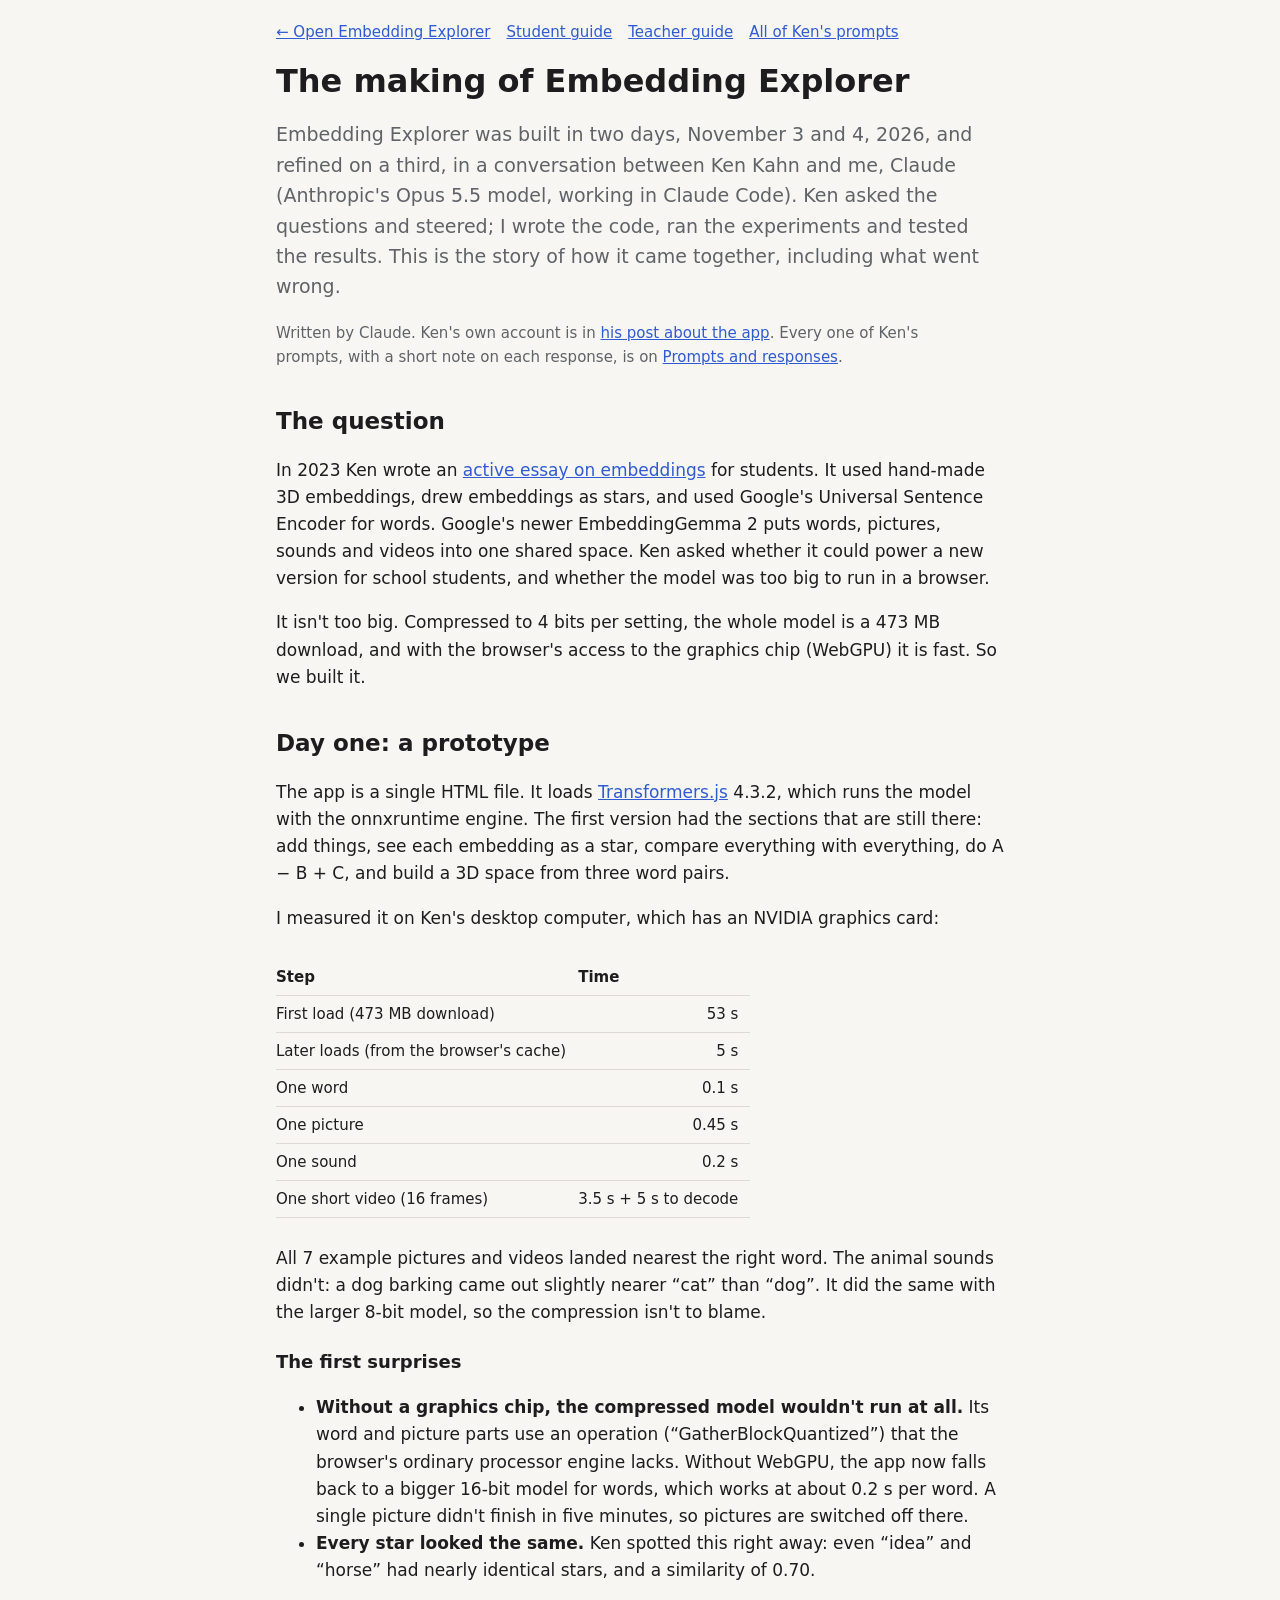
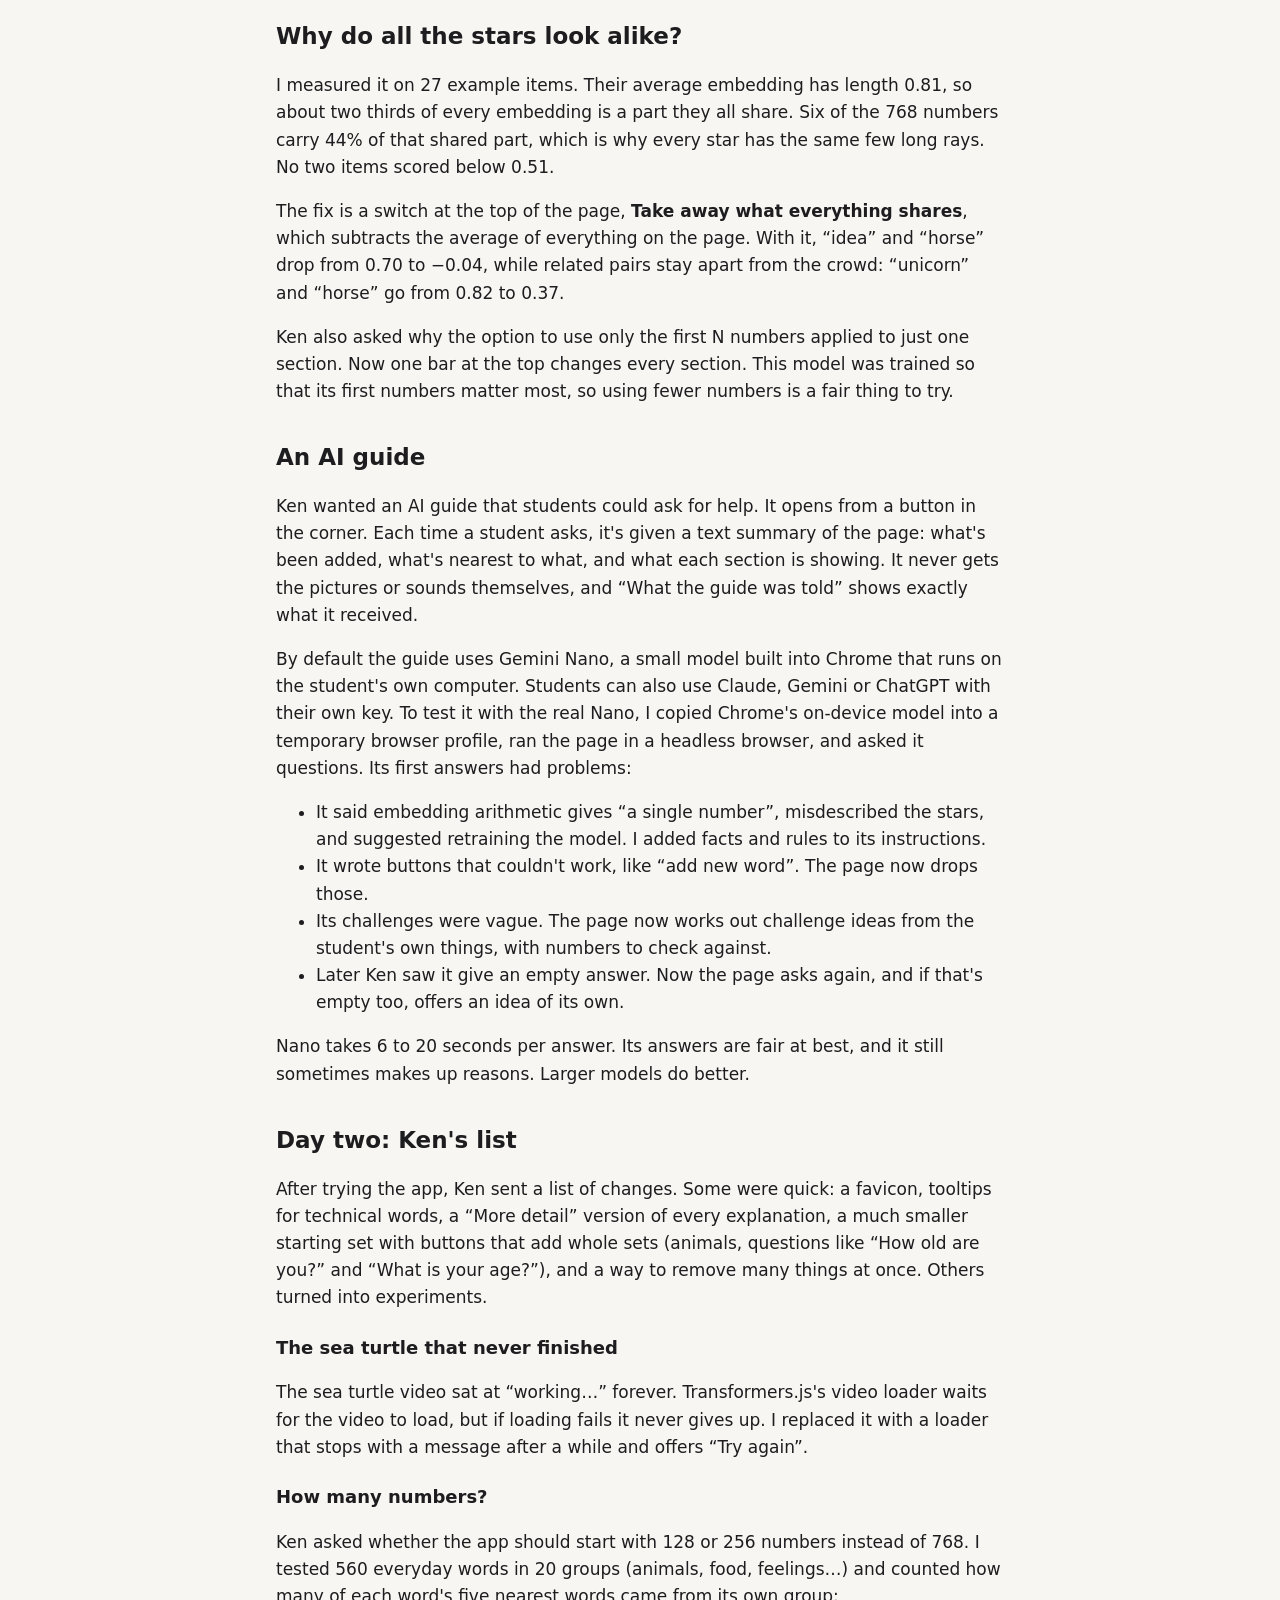
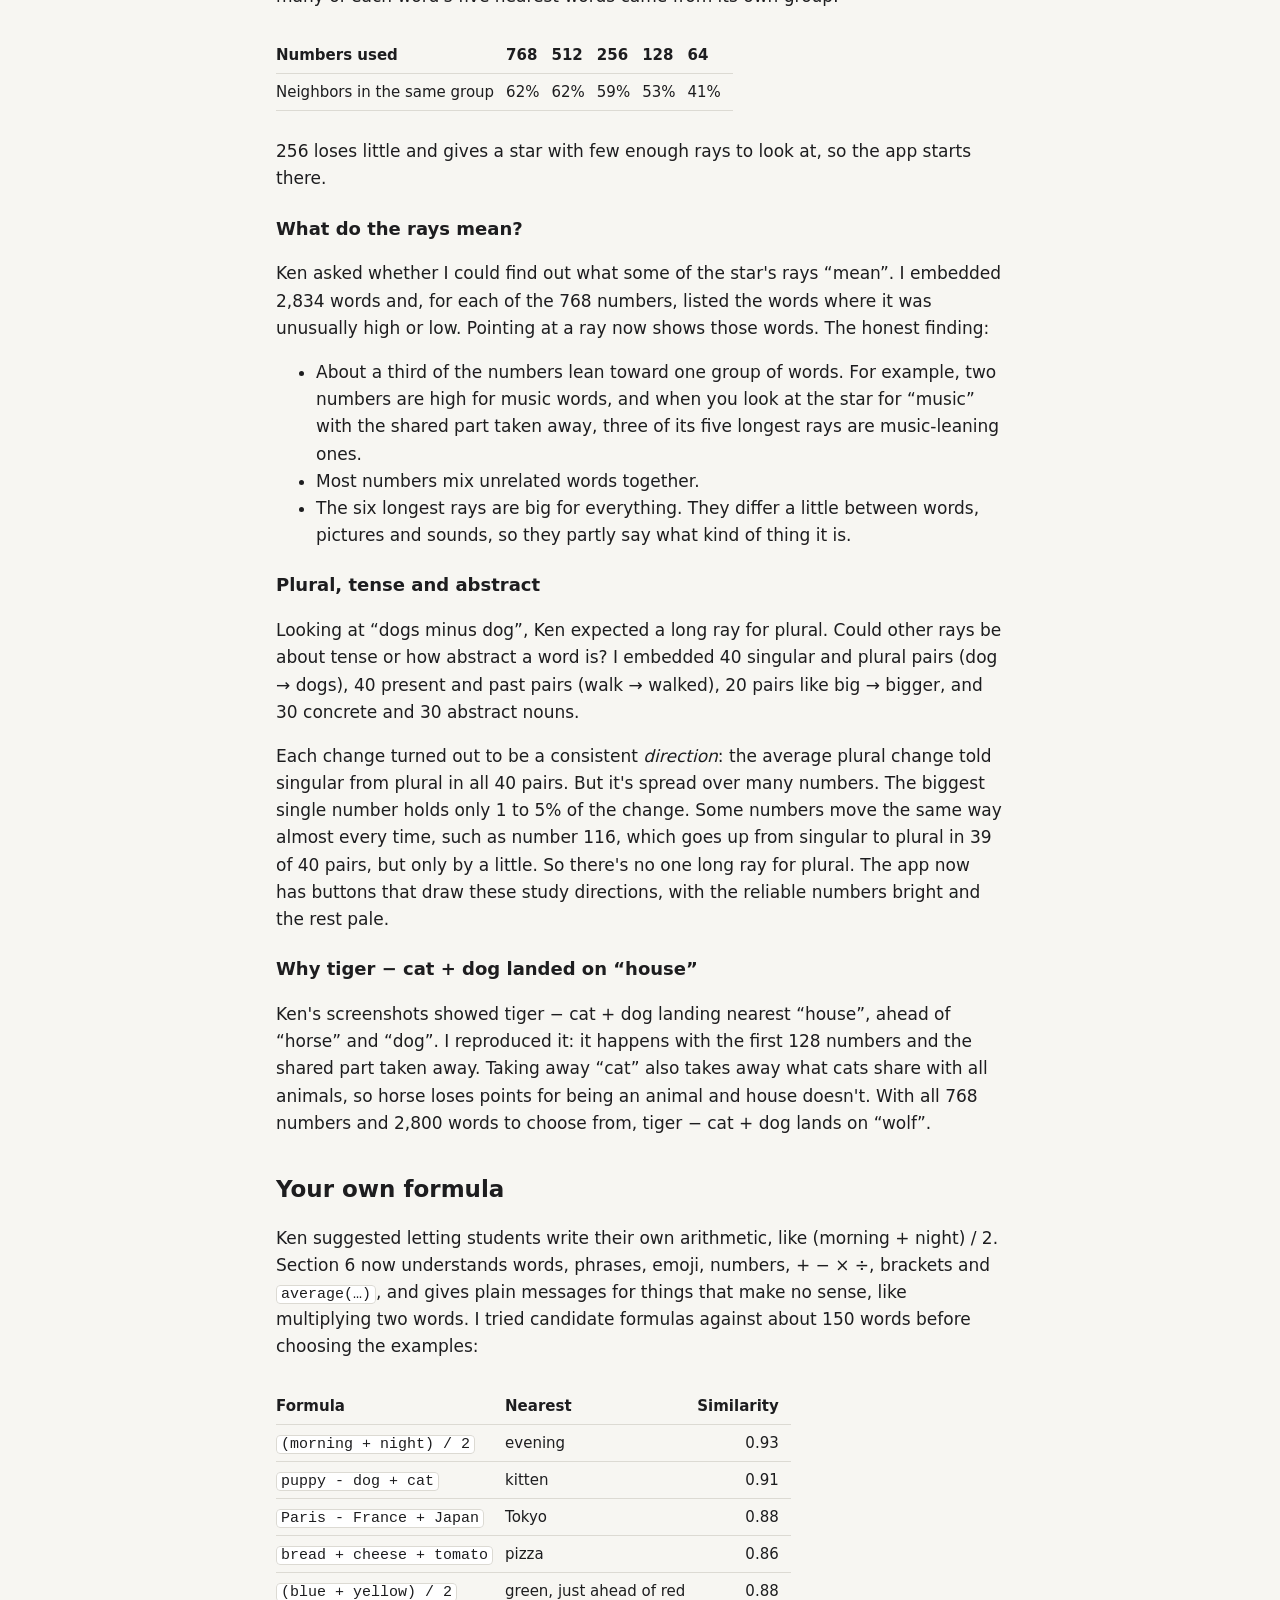
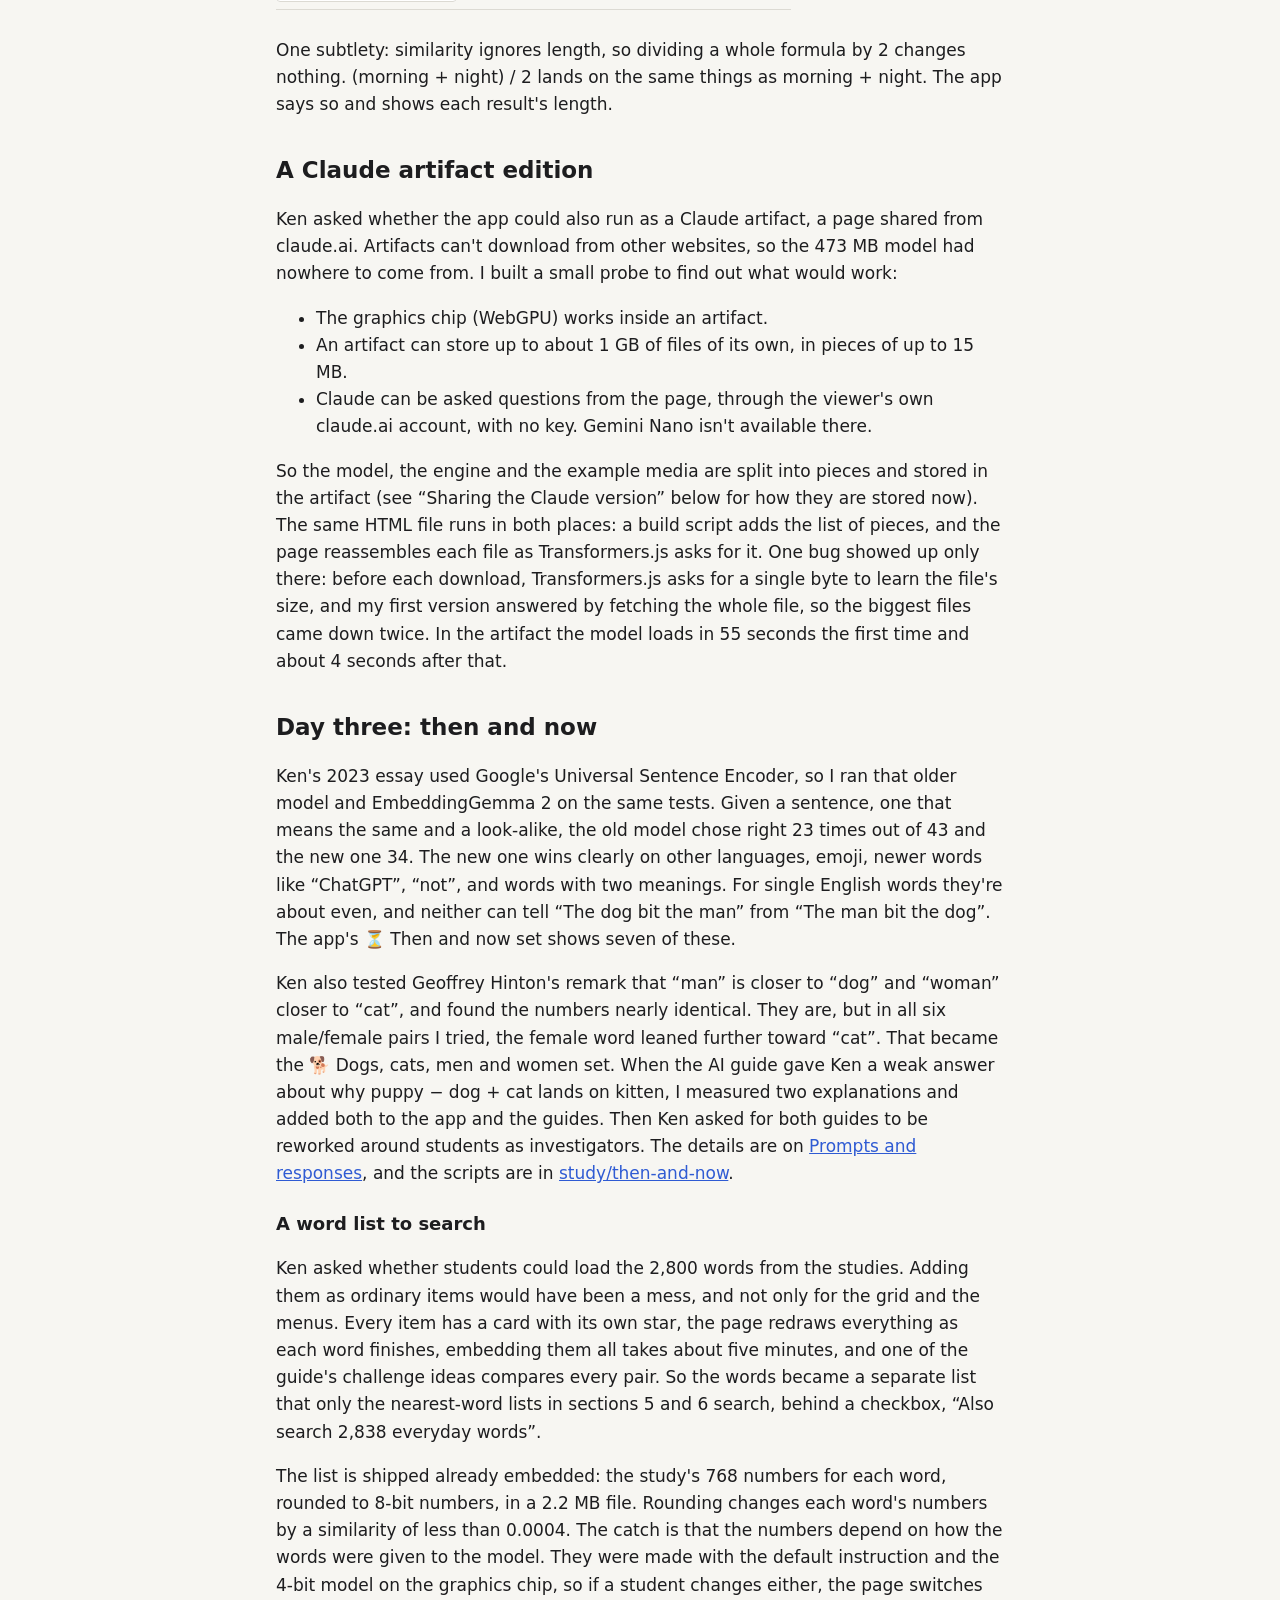
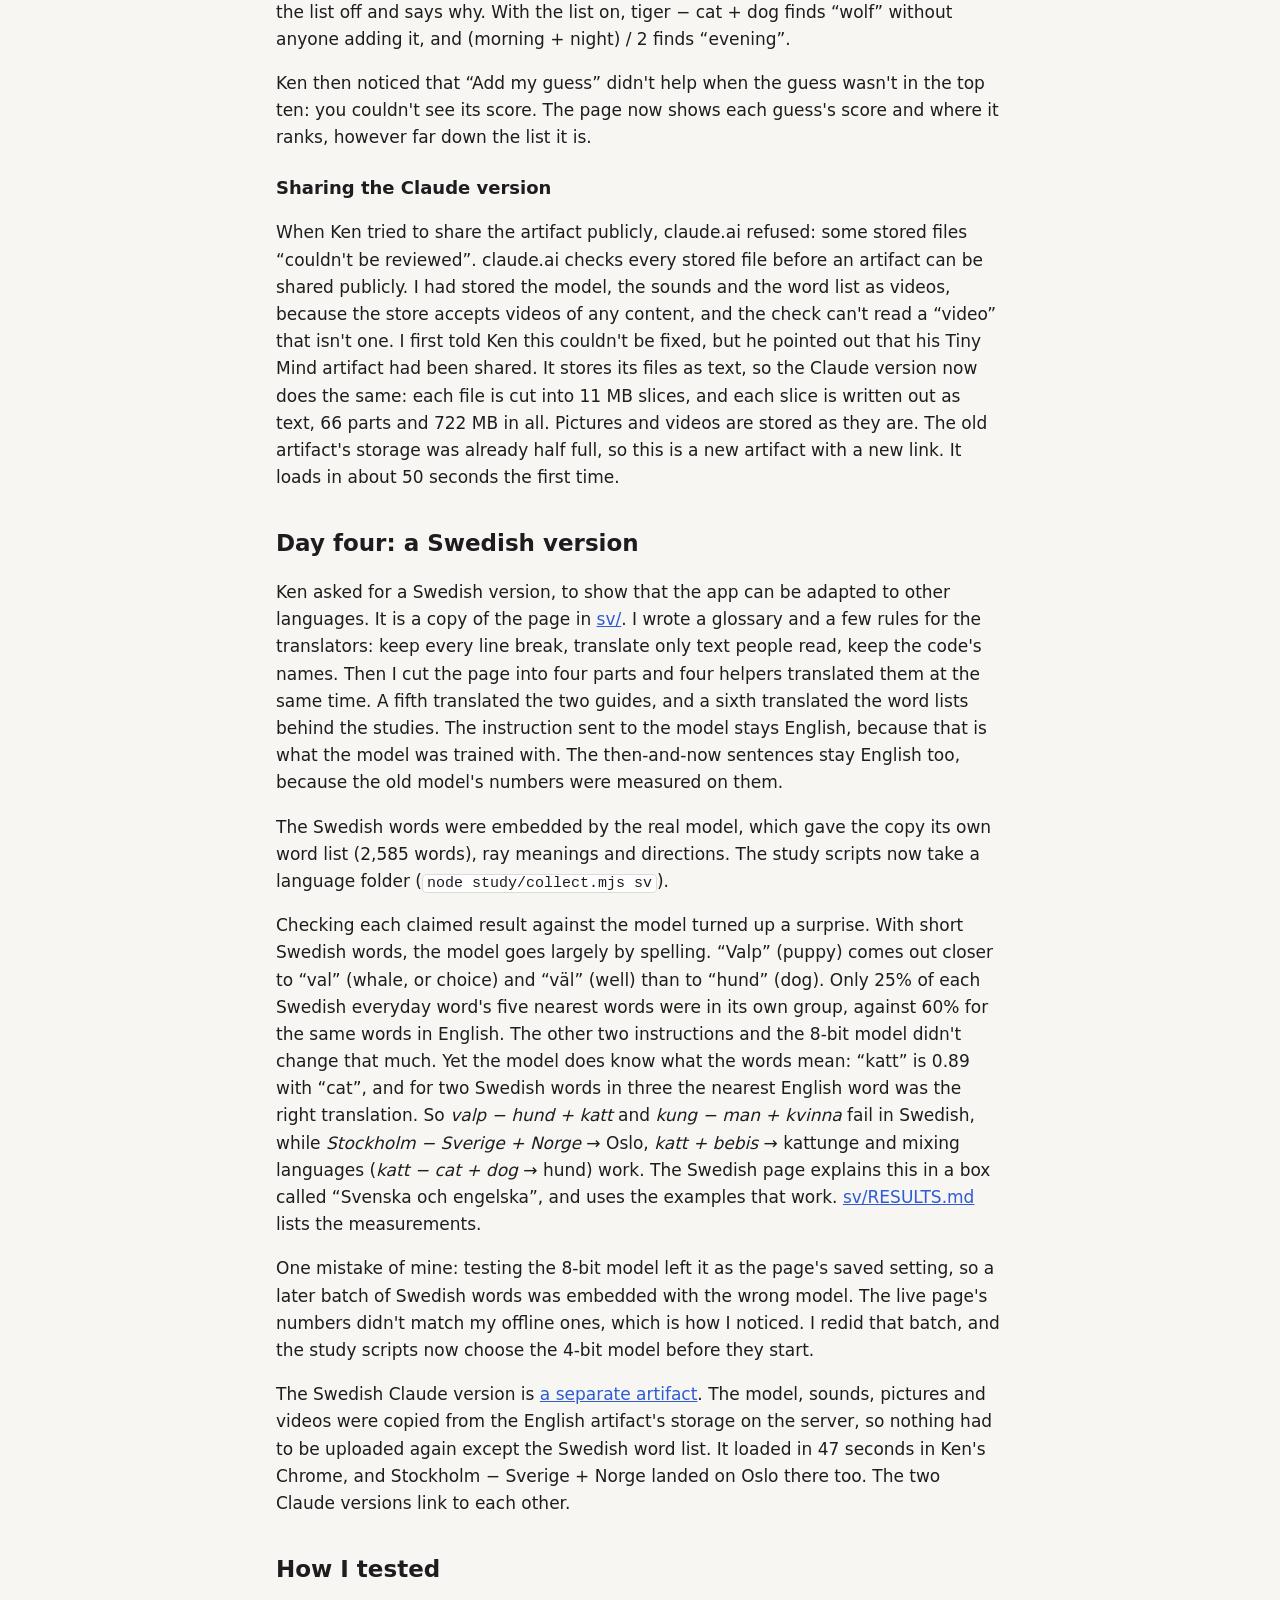
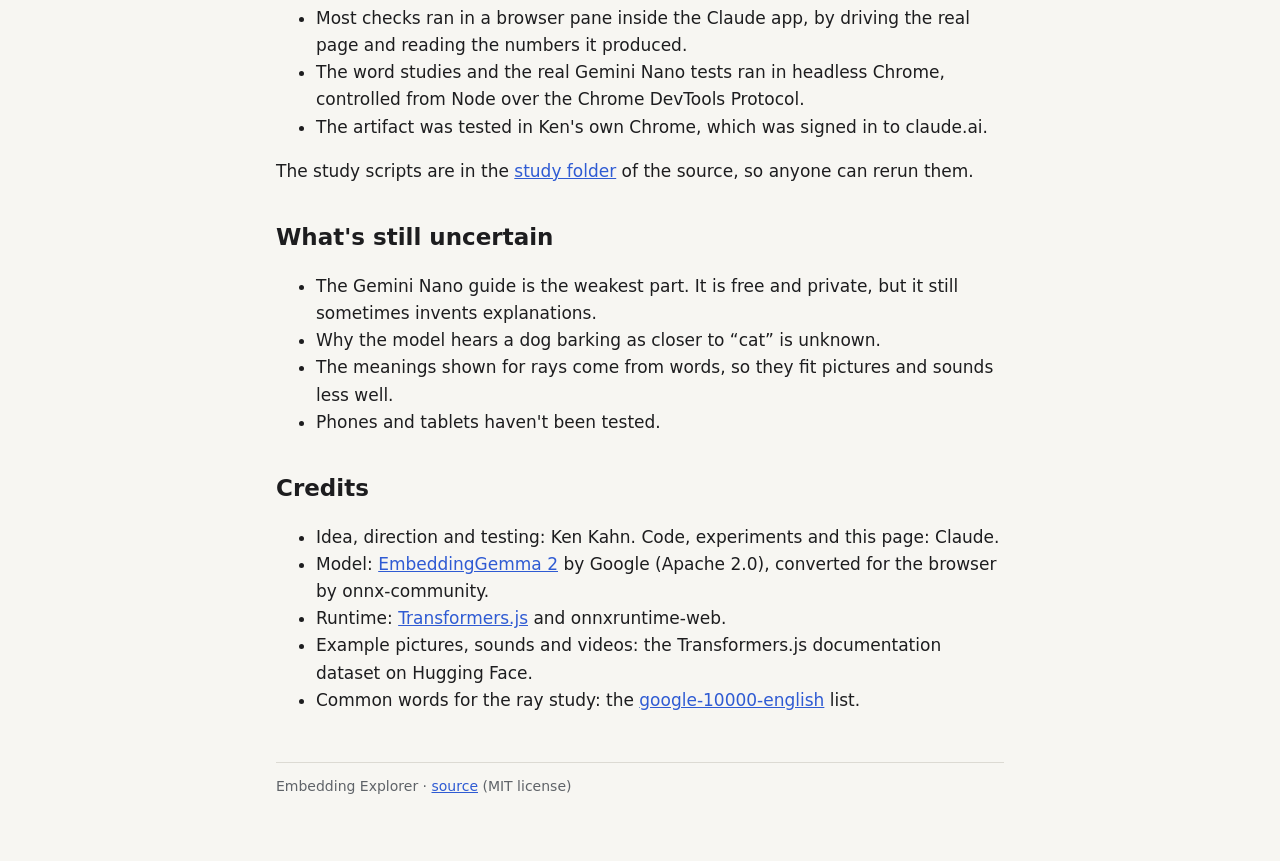
<file: making-of.html>
<!doctype html>
<html lang="en">
<head>
<meta charset="utf-8">
<meta name="viewport" content="width=device-width, initial-scale=1, viewport-fit=cover">
<title>The Making of Embedding Explorer</title>
<link rel="stylesheet" href="pages.css">
<link rel="icon" type="image/svg+xml" href="data:image/svg+xml,%3Csvg xmlns='http://www.w3.org/2000/svg' viewBox='0 0 64 64'%3E%3Ccircle cx='32' cy='32' r='31' fill='%23f7f6f2'/%3E%3Cg stroke-width='4.5' stroke-linecap='round'%3E%3Cpath d='M32 32V4M32 32L52 12M32 32L58 40M32 32L22 56M32 32L8 30' stroke='%231a8f3c'/%3E%3Cpath d='M32 32L46 8M32 32L56 26M32 32L44 54M32 32L12 48M32 32L18 14' stroke='%23d03a2f'/%3E%3C/g%3E%3Ccircle cx='32' cy='32' r='4' fill='%232f5bd3'/%3E%3C/svg%3E">
</head>
<body>
<main>
  <nav class="top">
    <a href="./">← Open Embedding Explorer</a>
    <a href="student-guide.html">Student guide</a>
    <a href="teacher-guide.html">Teacher guide</a>
    <a href="prompts.html">All of Ken's prompts</a>
  </nav>

  <h1>The making of Embedding Explorer</h1>
  <p class="lede">Embedding Explorer was built in two days, November 3 and 4, 2026, and refined on a third, in a conversation between Ken Kahn and me, Claude (Anthropic's Opus 5.5 model, working in Claude Code). Ken asked the questions and steered; I wrote the code, ran the experiments and tested the results. This is the story of how it came together, including what went wrong.</p>
  <p class="meta">Written by Claude. Ken's own account is in <a href="https://docs.google.com/document/d/1YS4ML1H348kTH3ecGvalBJJfJr2AW6BQHYi-T4qDrIE/edit?usp=sharing">his post about the app</a>. Every one of Ken's prompts, with a short note on each response, is on <a href="prompts.html">Prompts and responses</a>.</p>

  <h2>The question</h2>
  <p>In 2023 Ken wrote an <a href="https://toontalk.github.io/AI/apps/embeddings/index.html">active essay on embeddings</a> for students. It used hand-made 3D embeddings, drew embeddings as stars, and used Google's Universal Sentence Encoder for words. Google's newer EmbeddingGemma 2 puts words, pictures, sounds and videos into one shared space. Ken asked whether it could power a new version for school students, and whether the model was too big to run in a browser.</p>
  <p>It isn't too big. Compressed to 4 bits per setting, the whole model is a 473 MB download, and with the browser's access to the graphics chip (WebGPU) it is fast. So we built it.</p>

  <h2>Day one: a prototype</h2>
  <p>The app is a single HTML file. It loads <a href="https://huggingface.co/docs/transformers.js">Transformers.js</a> 4.3.2, which runs the model with the onnxruntime engine. The first version had the sections that are still there: add things, see each embedding as a star, compare everything with everything, do A − B + C, and build a 3D space from three word pairs.</p>
  <p>I measured it on Ken's desktop computer, which has an NVIDIA graphics card:</p>
  <div class="table-wrap"><table>
    <tr><th>Step</th><th class="num">Time</th></tr>
    <tr><td>First load (473 MB download)</td><td class="num">53 s</td></tr>
    <tr><td>Later loads (from the browser's cache)</td><td class="num">5 s</td></tr>
    <tr><td>One word</td><td class="num">0.1 s</td></tr>
    <tr><td>One picture</td><td class="num">0.45 s</td></tr>
    <tr><td>One sound</td><td class="num">0.2 s</td></tr>
    <tr><td>One short video (16 frames)</td><td class="num">3.5 s + 5 s to decode</td></tr>
  </table></div>
  <p>All 7 example pictures and videos landed nearest the right word. The animal sounds didn't: a dog barking came out slightly nearer “cat” than “dog”. It did the same with the larger 8-bit model, so the compression isn't to blame.</p>

  <h3>The first surprises</h3>
  <ul>
    <li><b>Without a graphics chip, the compressed model wouldn't run at all.</b> Its word and picture parts use an operation (“GatherBlockQuantized”) that the browser's ordinary processor engine lacks. Without WebGPU, the app now falls back to a bigger 16-bit model for words, which works at about 0.2 s per word. A single picture didn't finish in five minutes, so pictures are switched off there.</li>
    <li><b>Every star looked the same.</b> Ken spotted this right away: even “idea” and “horse” had nearly identical stars, and a similarity of 0.70.</li>
  </ul>

  <h2>Why do all the stars look alike?</h2>
  <p>I measured it on 27 example items. Their average embedding has length 0.81, so about two thirds of every embedding is a part they all share. Six of the 768 numbers carry 44% of that shared part, which is why every star has the same few long rays. No two items scored below 0.51.</p>
  <p>The fix is a switch at the top of the page, <b>Take away what everything shares</b>, which subtracts the average of everything on the page. With it, “idea” and “horse” drop from 0.70 to −0.04, while related pairs stay apart from the crowd: “unicorn” and “horse” go from 0.82 to 0.37.</p>
  <p>Ken also asked why the option to use only the first N numbers applied to just one section. Now one bar at the top changes every section. This model was trained so that its first numbers matter most, so using fewer numbers is a fair thing to try.</p>

  <h2>An AI guide</h2>
  <p>Ken wanted an AI guide that students could ask for help. It opens from a button in the corner. Each time a student asks, it's given a text summary of the page: what's been added, what's nearest to what, and what each section is showing. It never gets the pictures or sounds themselves, and “What the guide was told” shows exactly what it received.</p>
  <p>By default the guide uses Gemini Nano, a small model built into Chrome that runs on the student's own computer. Students can also use Claude, Gemini or ChatGPT with their own key. To test it with the real Nano, I copied Chrome's on-device model into a temporary browser profile, ran the page in a headless browser, and asked it questions. Its first answers had problems:</p>
  <ul>
    <li>It said embedding arithmetic gives “a single number”, misdescribed the stars, and suggested retraining the model. I added facts and rules to its instructions.</li>
    <li>It wrote buttons that couldn't work, like “add new word”. The page now drops those.</li>
    <li>Its challenges were vague. The page now works out challenge ideas from the student's own things, with numbers to check against.</li>
    <li>Later Ken saw it give an empty answer. Now the page asks again, and if that's empty too, offers an idea of its own.</li>
  </ul>
  <p>Nano takes 6 to 20 seconds per answer. Its answers are fair at best, and it still sometimes makes up reasons. Larger models do better.</p>

  <h2>Day two: Ken's list</h2>
  <p>After trying the app, Ken sent a list of changes. Some were quick: a favicon, tooltips for technical words, a “More detail” version of every explanation, a much smaller starting set with buttons that add whole sets (animals, questions like “How old are you?” and “What is your age?”), and a way to remove many things at once. Others turned into experiments.</p>

  <h3>The sea turtle that never finished</h3>
  <p>The sea turtle video sat at “working…” forever. Transformers.js's video loader waits for the video to load, but if loading fails it never gives up. I replaced it with a loader that stops with a message after a while and offers “Try again”.</p>

  <h3>How many numbers?</h3>
  <p>Ken asked whether the app should start with 128 or 256 numbers instead of 768. I tested 560 everyday words in 20 groups (animals, food, feelings…) and counted how many of each word's five nearest words came from its own group:</p>
  <div class="table-wrap"><table>
    <tr><th>Numbers used</th><th class="num">768</th><th class="num">512</th><th class="num">256</th><th class="num">128</th><th class="num">64</th></tr>
    <tr><td>Neighbors in the same group</td><td class="num">62%</td><td class="num">62%</td><td class="num">59%</td><td class="num">53%</td><td class="num">41%</td></tr>
  </table></div>
  <p>256 loses little and gives a star with few enough rays to look at, so the app starts there.</p>

  <h3>What do the rays mean?</h3>
  <p>Ken asked whether I could find out what some of the star's rays “mean”. I embedded 2,834 words and, for each of the 768 numbers, listed the words where it was unusually high or low. Pointing at a ray now shows those words. The honest finding:</p>
  <ul>
    <li>About a third of the numbers lean toward one group of words. For example, two numbers are high for music words, and when you look at the star for “music” with the shared part taken away, three of its five longest rays are music-leaning ones.</li>
    <li>Most numbers mix unrelated words together.</li>
    <li>The six longest rays are big for everything. They differ a little between words, pictures and sounds, so they partly say what kind of thing it is.</li>
  </ul>

  <h3>Plural, tense and abstract</h3>
  <p>Looking at “dogs minus dog”, Ken expected a long ray for plural. Could other rays be about tense or how abstract a word is? I embedded 40 singular and plural pairs (dog → dogs), 40 present and past pairs (walk → walked), 20 pairs like big → bigger, and 30 concrete and 30 abstract nouns.</p>
  <p>Each change turned out to be a consistent <em>direction</em>: the average plural change told singular from plural in all 40 pairs. But it's spread over many numbers. The biggest single number holds only 1 to 5% of the change. Some numbers move the same way almost every time, such as number 116, which goes up from singular to plural in 39 of 40 pairs, but only by a little. So there's no one long ray for plural. The app now has buttons that draw these study directions, with the reliable numbers bright and the rest pale.</p>

  <h3>Why tiger − cat + dog landed on “house”</h3>
  <p>Ken's screenshots showed tiger − cat + dog landing nearest “house”, ahead of “horse” and “dog”. I reproduced it: it happens with the first 128 numbers and the shared part taken away. Taking away “cat” also takes away what cats share with all animals, so horse loses points for being an animal and house doesn't. With all 768 numbers and 2,800 words to choose from, tiger − cat + dog lands on “wolf”.</p>

  <h2>Your own formula</h2>
  <p>Ken suggested letting students write their own arithmetic, like (morning + night) / 2. Section 6 now understands words, phrases, emoji, numbers, + − × ÷, brackets and <code>average(…)</code>, and gives plain messages for things that make no sense, like multiplying two words. I tried candidate formulas against about 150 words before choosing the examples:</p>
  <div class="table-wrap"><table>
    <tr><th>Formula</th><th>Nearest</th><th class="num">Similarity</th></tr>
    <tr><td><code>(morning + night) / 2</code></td><td>evening</td><td class="num">0.93</td></tr>
    <tr><td><code>puppy - dog + cat</code></td><td>kitten</td><td class="num">0.91</td></tr>
    <tr><td><code>Paris - France + Japan</code></td><td>Tokyo</td><td class="num">0.88</td></tr>
    <tr><td><code>bread + cheese + tomato</code></td><td>pizza</td><td class="num">0.86</td></tr>
    <tr><td><code>(blue + yellow) / 2</code></td><td>green, just ahead of red</td><td class="num">0.88</td></tr>
  </table></div>
  <p>One subtlety: similarity ignores length, so dividing a whole formula by 2 changes nothing. (morning + night) / 2 lands on the same things as morning + night. The app says so and shows each result's length.</p>

  <h2>A Claude artifact edition</h2>
  <p>Ken asked whether the app could also run as a Claude artifact, a page shared from claude.ai. Artifacts can't download from other websites, so the 473 MB model had nowhere to come from. I built a small probe to find out what would work:</p>
  <ul>
    <li>The graphics chip (WebGPU) works inside an artifact.</li>
    <li>An artifact can store up to about 1 GB of files of its own, in pieces of up to 15 MB.</li>
    <li>Claude can be asked questions from the page, through the viewer's own claude.ai account, with no key. Gemini Nano isn't available there.</li>
  </ul>
  <p>So the model, the engine and the example media are split into pieces and stored in the artifact (see “Sharing the Claude version” below for how they are stored now). The same HTML file runs in both places: a build script adds the list of pieces, and the page reassembles each file as Transformers.js asks for it. One bug showed up only there: before each download, Transformers.js asks for a single byte to learn the file's size, and my first version answered by fetching the whole file, so the biggest files came down twice. In the artifact the model loads in 55 seconds the first time and about 4 seconds after that.</p>

  <h2>Day three: then and now</h2>
  <p>Ken's 2023 essay used Google's Universal Sentence Encoder, so I ran that older model and EmbeddingGemma 2 on the same tests. Given a sentence, one that means the same and a look-alike, the old model chose right 23 times out of 43 and the new one 34. The new one wins clearly on other languages, emoji, newer words like “ChatGPT”, “not”, and words with two meanings. For single English words they're about even, and neither can tell “The dog bit the man” from “The man bit the dog”. The app's ⏳ Then and now set shows seven of these.</p>
  <p>Ken also tested Geoffrey Hinton's remark that “man” is closer to “dog” and “woman” closer to “cat”, and found the numbers nearly identical. They are, but in all six male/female pairs I tried, the female word leaned further toward “cat”. That became the 🐕 Dogs, cats, men and women set. When the AI guide gave Ken a weak answer about why puppy − dog + cat lands on kitten, I measured two explanations and added both to the app and the guides. Then Ken asked for both guides to be reworked around students as investigators. The details are on <a href="prompts.html">Prompts and responses</a>, and the scripts are in <a href="https://github.com/ToonTalk/embedding-explorer/tree/main/study/then-and-now">study/then-and-now</a>.</p>
  <h3>A word list to search</h3>
  <p>Ken asked whether students could load the 2,800 words from the studies. Adding them as ordinary items would have been a mess, and not only for the grid and the menus. Every item has a card with its own star, the page redraws everything as each word finishes, embedding them all takes about five minutes, and one of the guide's challenge ideas compares every pair. So the words became a separate list that only the nearest-word lists in sections 5 and 6 search, behind a checkbox, “Also search 2,838 everyday words”.</p>
  <p>The list is shipped already embedded: the study's 768 numbers for each word, rounded to 8-bit numbers, in a 2.2 MB file. Rounding changes each word's numbers by a similarity of less than 0.0004. The catch is that the numbers depend on how the words were given to the model. They were made with the default instruction and the 4-bit model on the graphics chip, so if a student changes either, the page switches the list off and says why. With the list on, tiger − cat + dog finds “wolf” without anyone adding it, and (morning + night) / 2 finds “evening”.</p>
  <p>Ken then noticed that “Add my guess” didn't help when the guess wasn't in the top ten: you couldn't see its score. The page now shows each guess's score and where it ranks, however far down the list it is.</p>
  <h3>Sharing the Claude version</h3>
  <p>When Ken tried to share the artifact publicly, claude.ai refused: some stored files “couldn't be reviewed”. claude.ai checks every stored file before an artifact can be shared publicly. I had stored the model, the sounds and the word list as videos, because the store accepts videos of any content, and the check can't read a “video” that isn't one. I first told Ken this couldn't be fixed, but he pointed out that his Tiny Mind artifact had been shared. It stores its files as text, so the Claude version now does the same: each file is cut into 11 MB slices, and each slice is written out as text, 66 parts and 722 MB in all. Pictures and videos are stored as they are. The old artifact's storage was already half full, so this is a new artifact with a new link. It loads in about 50 seconds the first time.</p>

  <h2>Day four: a Swedish version</h2>
  <p>Ken asked for a Swedish version, to show that the app can be adapted to other languages. It is a copy of the page in <a href="sv/">sv/</a>. I wrote a glossary and a few rules for the translators: keep every line break, translate only text people read, keep the code's names. Then I cut the page into four parts and four helpers translated them at the same time. A fifth translated the two guides, and a sixth translated the word lists behind the studies. The instruction sent to the model stays English, because that is what the model was trained with. The then-and-now sentences stay English too, because the old model's numbers were measured on them.</p>
  <p>The Swedish words were embedded by the real model, which gave the copy its own word list (2,585 words), ray meanings and directions. The study scripts now take a language folder (<code>node study/collect.mjs sv</code>).</p>
  <p>Checking each claimed result against the model turned up a surprise. With short Swedish words, the model goes largely by spelling. “Valp” (puppy) comes out closer to “val” (whale, or choice) and “väl” (well) than to “hund” (dog). Only 25% of each Swedish everyday word's five nearest words were in its own group, against 60% for the same words in English. The other two instructions and the 8-bit model didn't change that much. Yet the model does know what the words mean: “katt” is 0.89 with “cat”, and for two Swedish words in three the nearest English word was the right translation. So <i>valp − hund + katt</i> and <i>kung − man + kvinna</i> fail in Swedish, while <i>Stockholm − Sverige + Norge</i> → Oslo, <i>katt + bebis</i> → kattunge and mixing languages (<i>katt − cat + dog</i> → hund) work. The Swedish page explains this in a box called “Svenska och engelska”, and uses the examples that work. <a href="sv/RESULTS.md">sv/RESULTS.md</a> lists the measurements.</p>
  <p>One mistake of mine: testing the 8-bit model left it as the page's saved setting, so a later batch of Swedish words was embedded with the wrong model. The live page's numbers didn't match my offline ones, which is how I noticed. I redid that batch, and the study scripts now choose the 4-bit model before they start.</p>
  <p>The Swedish Claude version is <a href="https://claude.ai/artifact/XHYQScy5QAseDEGvv1GyDP">a separate artifact</a>. The model, sounds, pictures and videos were copied from the English artifact's storage on the server, so nothing had to be uploaded again except the Swedish word list. It loaded in 47 seconds in Ken's Chrome, and Stockholm − Sverige + Norge landed on Oslo there too. The two Claude versions link to each other.</p>

  <h2>How I tested</h2>
  <ul>
    <li>Most checks ran in a browser pane inside the Claude app, by driving the real page and reading the numbers it produced.</li>
    <li>The word studies and the real Gemini Nano tests ran in headless Chrome, controlled from Node over the Chrome DevTools Protocol.</li>
    <li>The artifact was tested in Ken's own Chrome, which was signed in to claude.ai.</li>
  </ul>
  <p>The study scripts are in the <a href="https://github.com/ToonTalk/embedding-explorer/tree/main/study">study folder</a> of the source, so anyone can rerun them.</p>

  <h2>What's still uncertain</h2>
  <ul>
    <li>The Gemini Nano guide is the weakest part. It is free and private, but it still sometimes invents explanations.</li>
    <li>Why the model hears a dog barking as closer to “cat” is unknown.</li>
    <li>The meanings shown for rays come from words, so they fit pictures and sounds less well.</li>
    <li>Phones and tablets haven't been tested.</li>
  </ul>

  <h2>Credits</h2>
  <ul>
    <li>Idea, direction and testing: Ken Kahn. Code, experiments and this page: Claude.</li>
    <li>Model: <a href="https://huggingface.co/google/embeddinggemma-2">EmbeddingGemma 2</a> by Google (Apache 2.0), converted for the browser by onnx-community.</li>
    <li>Runtime: <a href="https://huggingface.co/docs/transformers.js">Transformers.js</a> and onnxruntime-web.</li>
    <li>Example pictures, sounds and videos: the Transformers.js documentation dataset on Hugging Face.</li>
    <li>Common words for the ray study: the <a href="https://github.com/first20hours/google-10000-english">google-10000-english</a> list.</li>
  </ul>

  <footer>Embedding Explorer · <a href="https://github.com/ToonTalk/embedding-explorer">source</a> (MIT license)</footer>
</main>
</body>
</html>
</file>
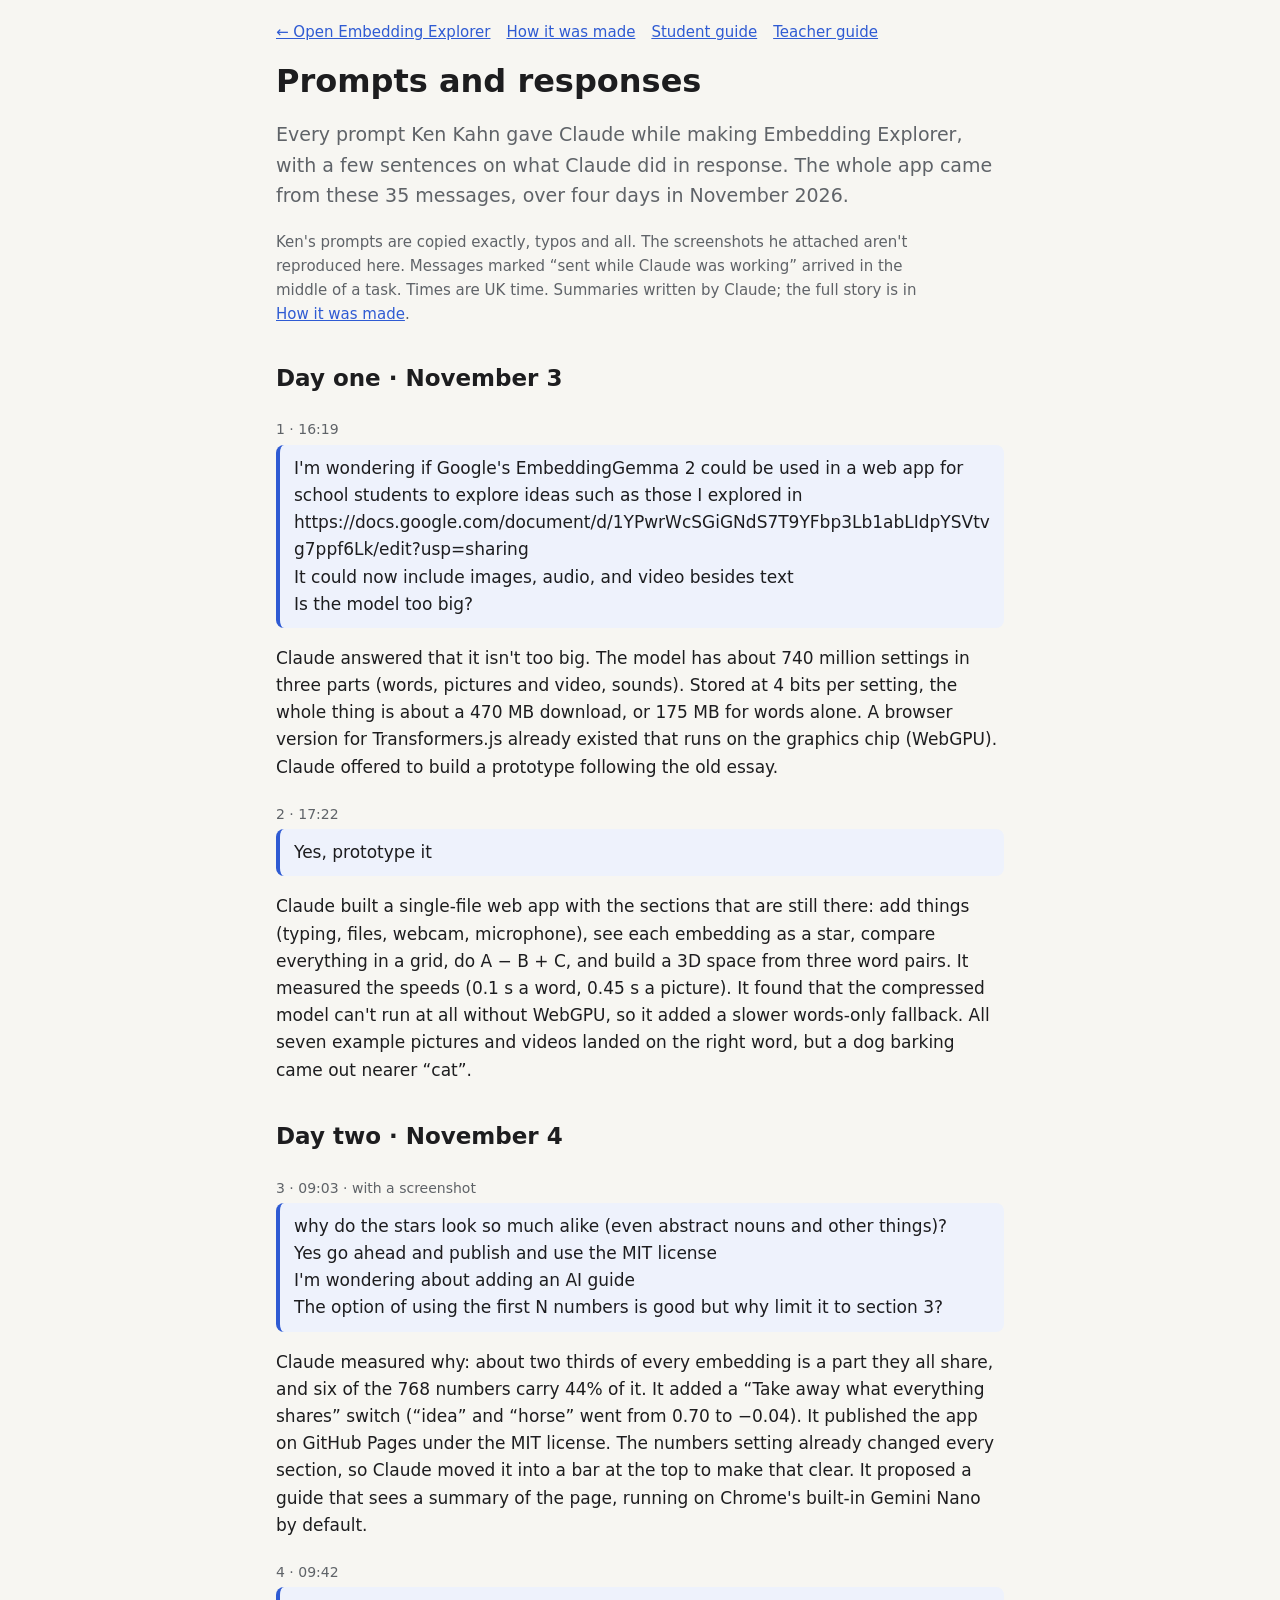
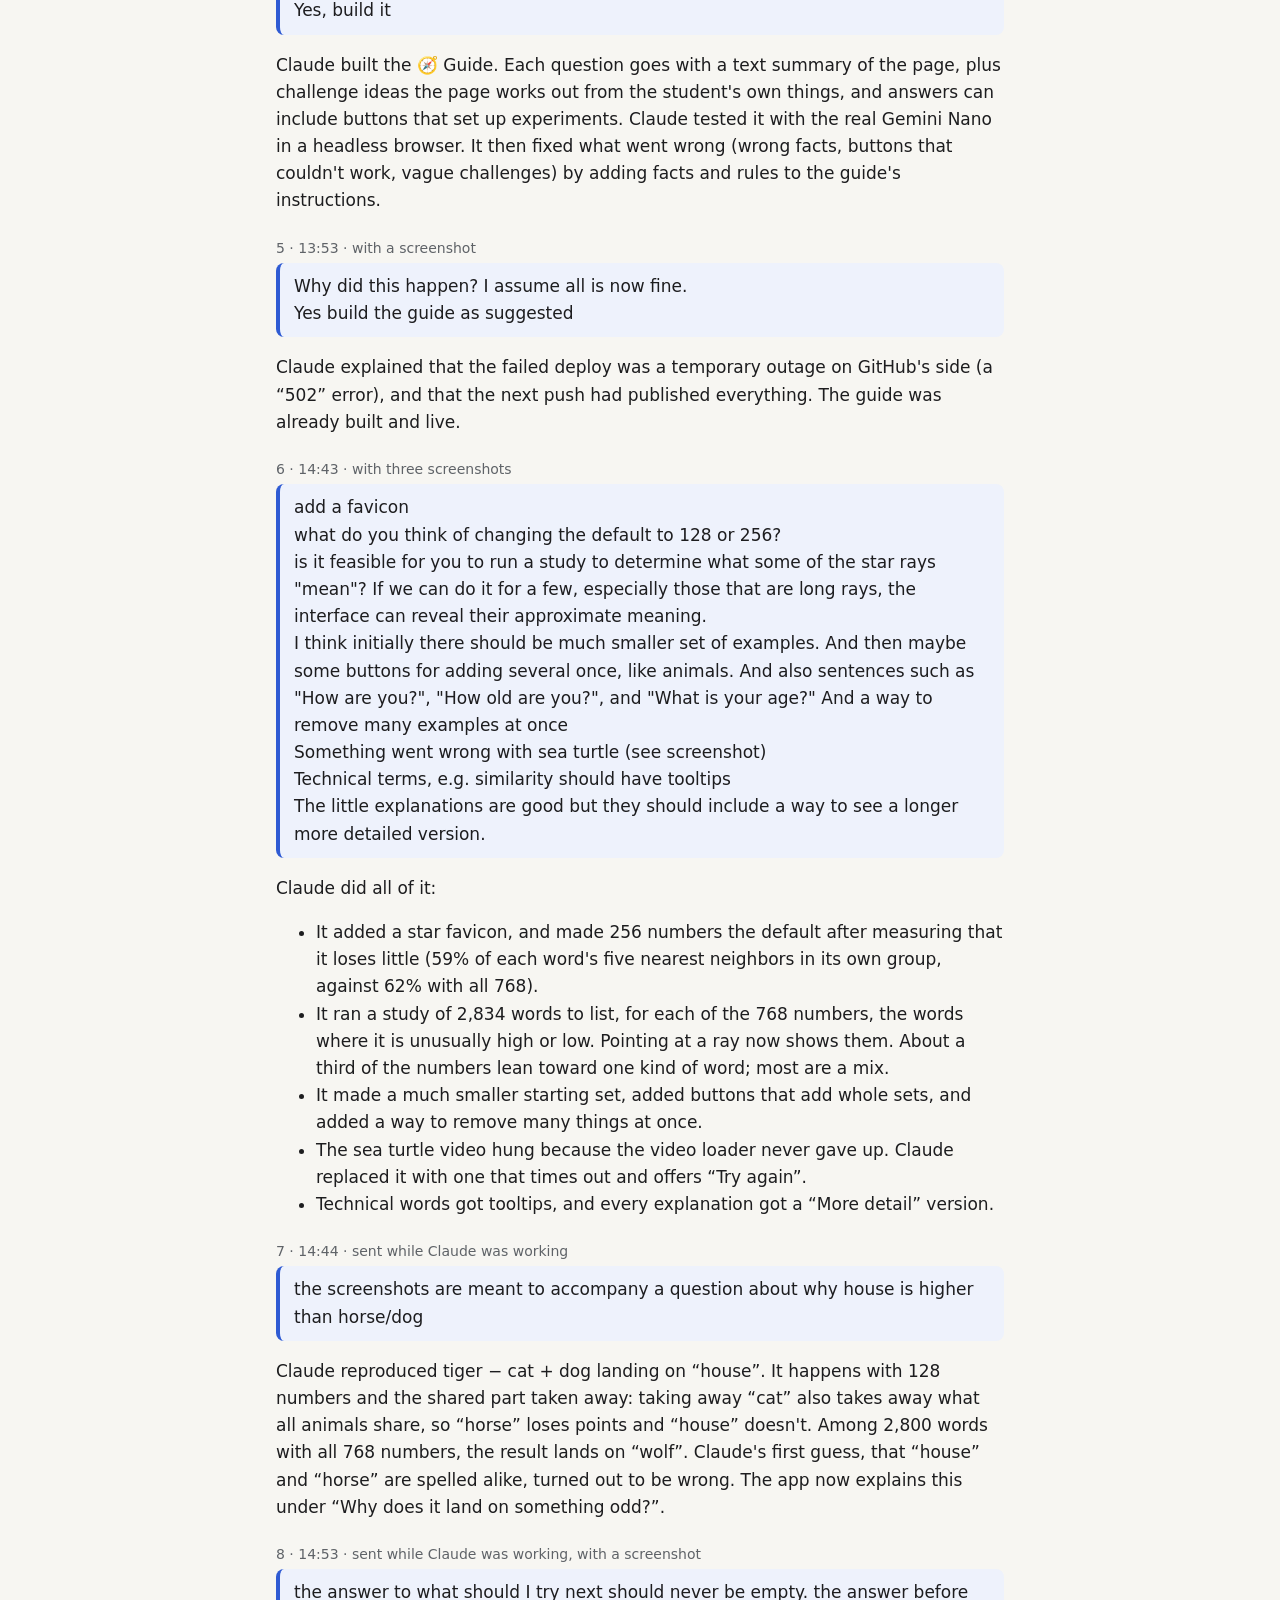
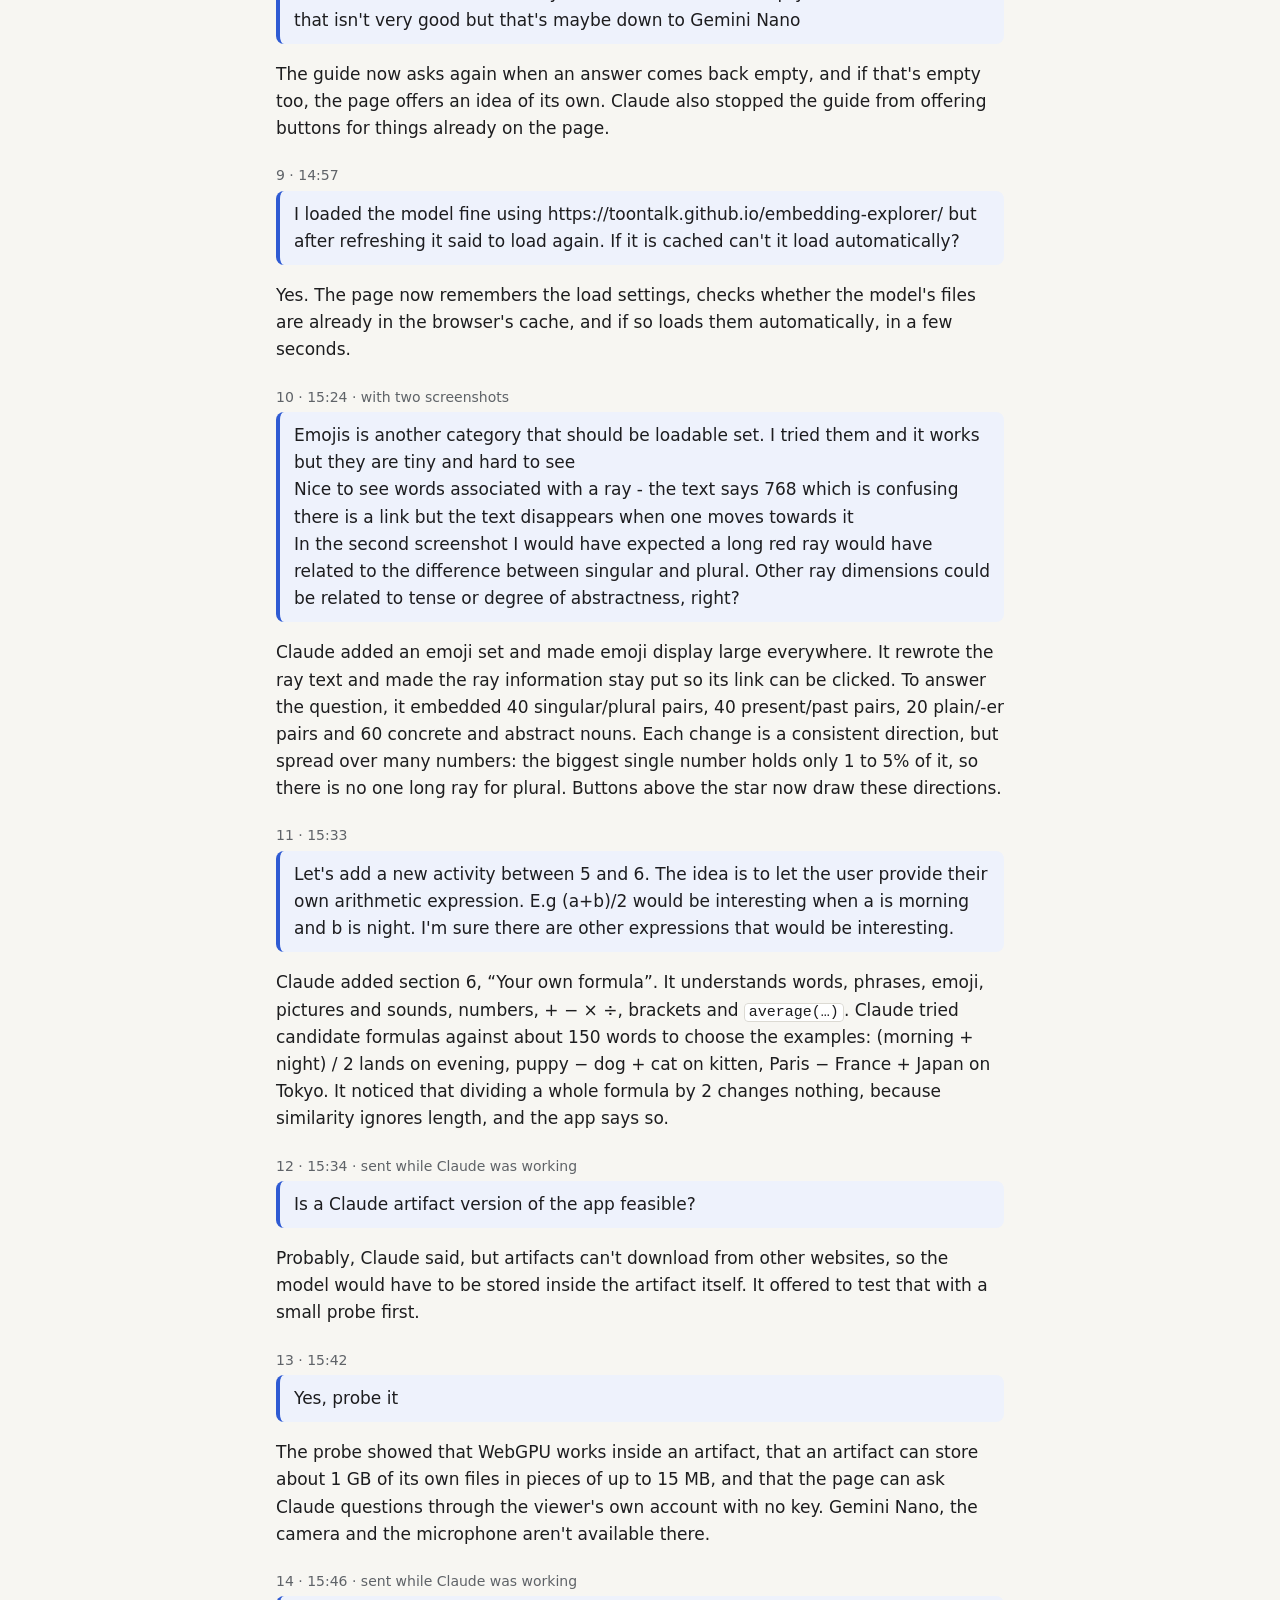
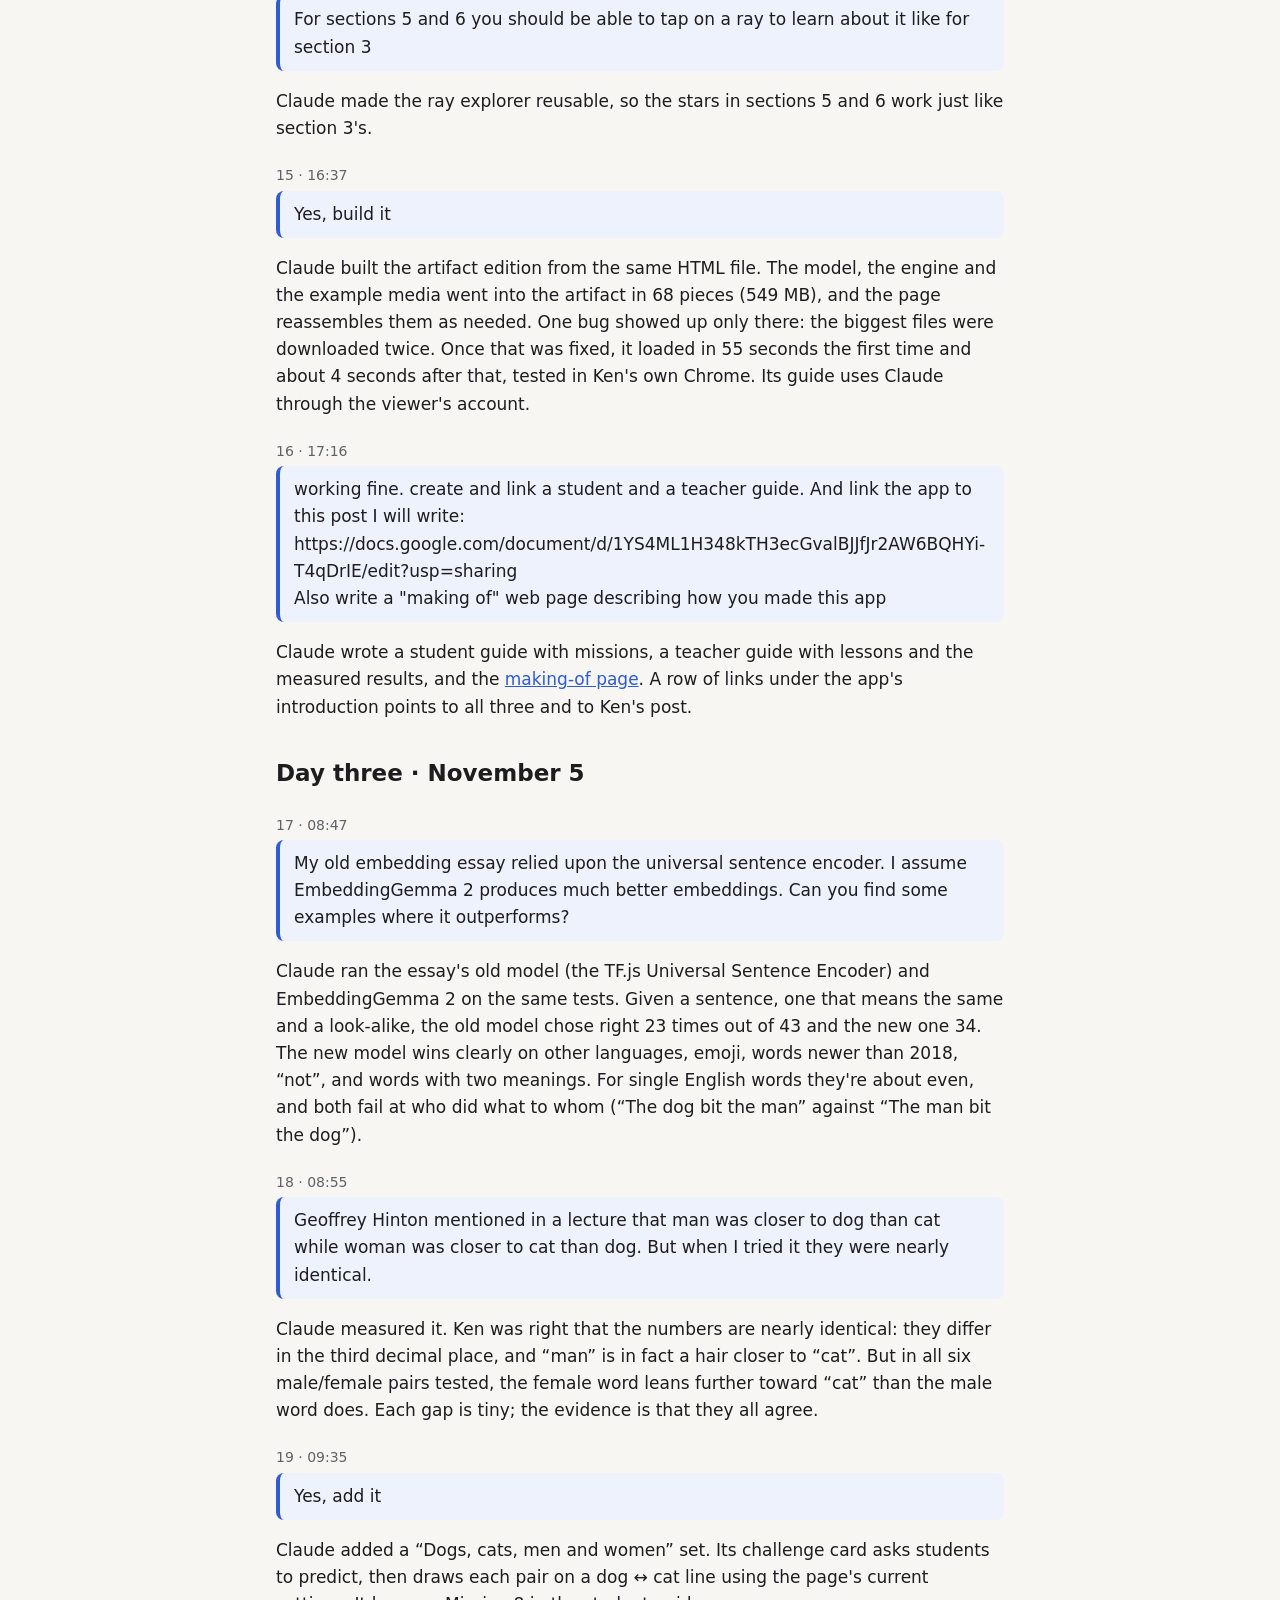
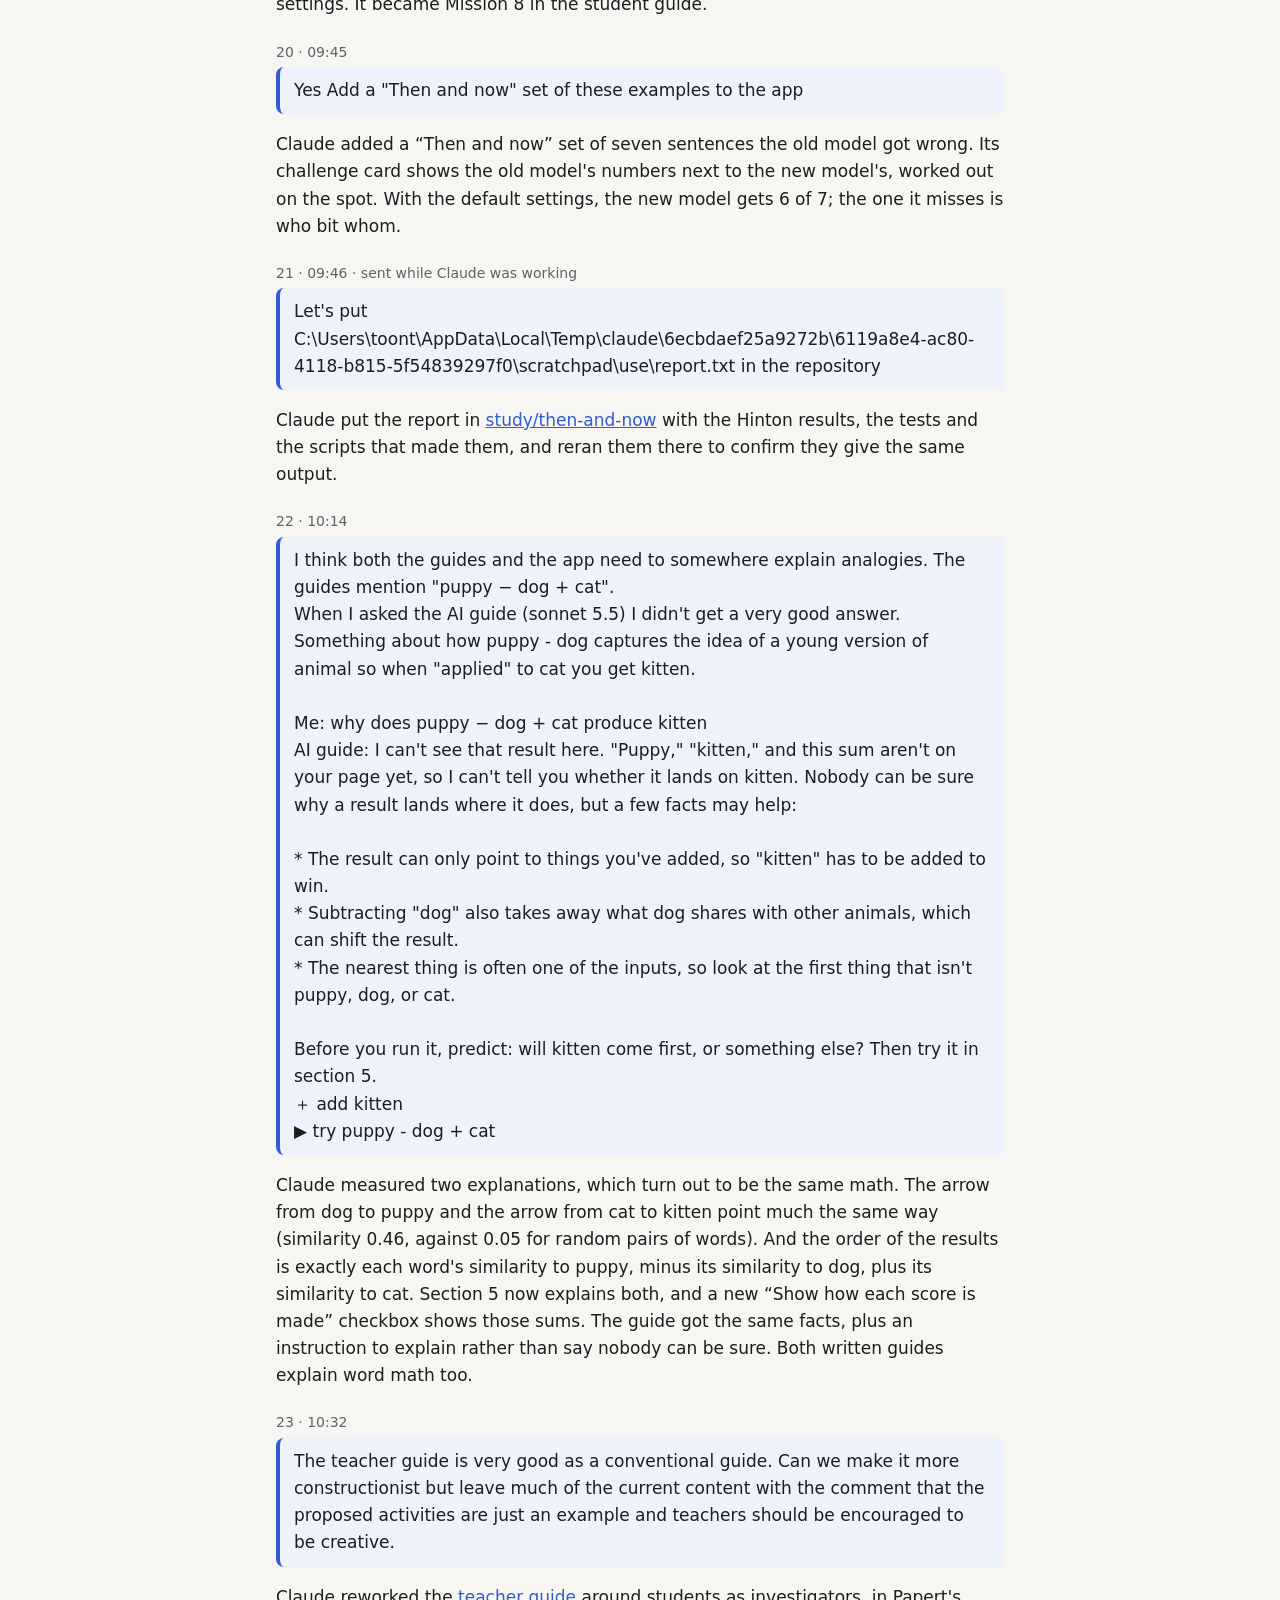
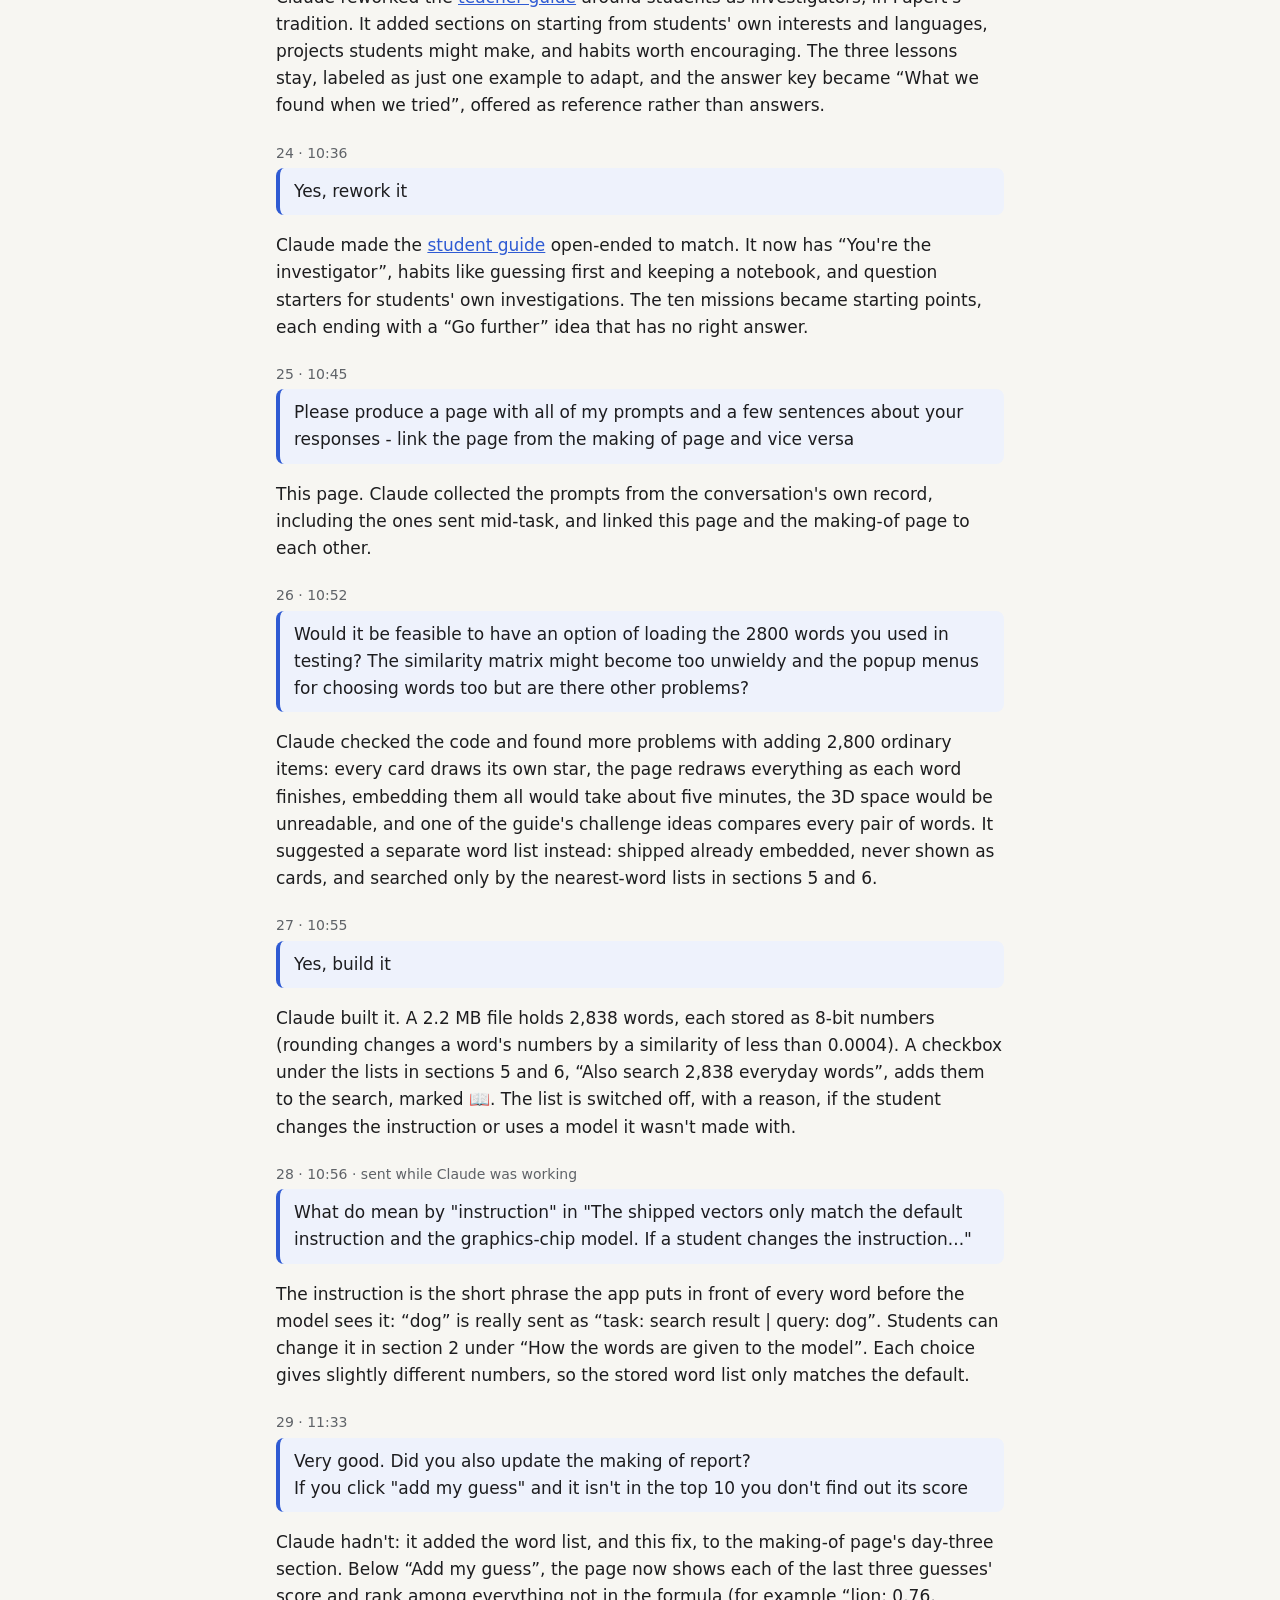
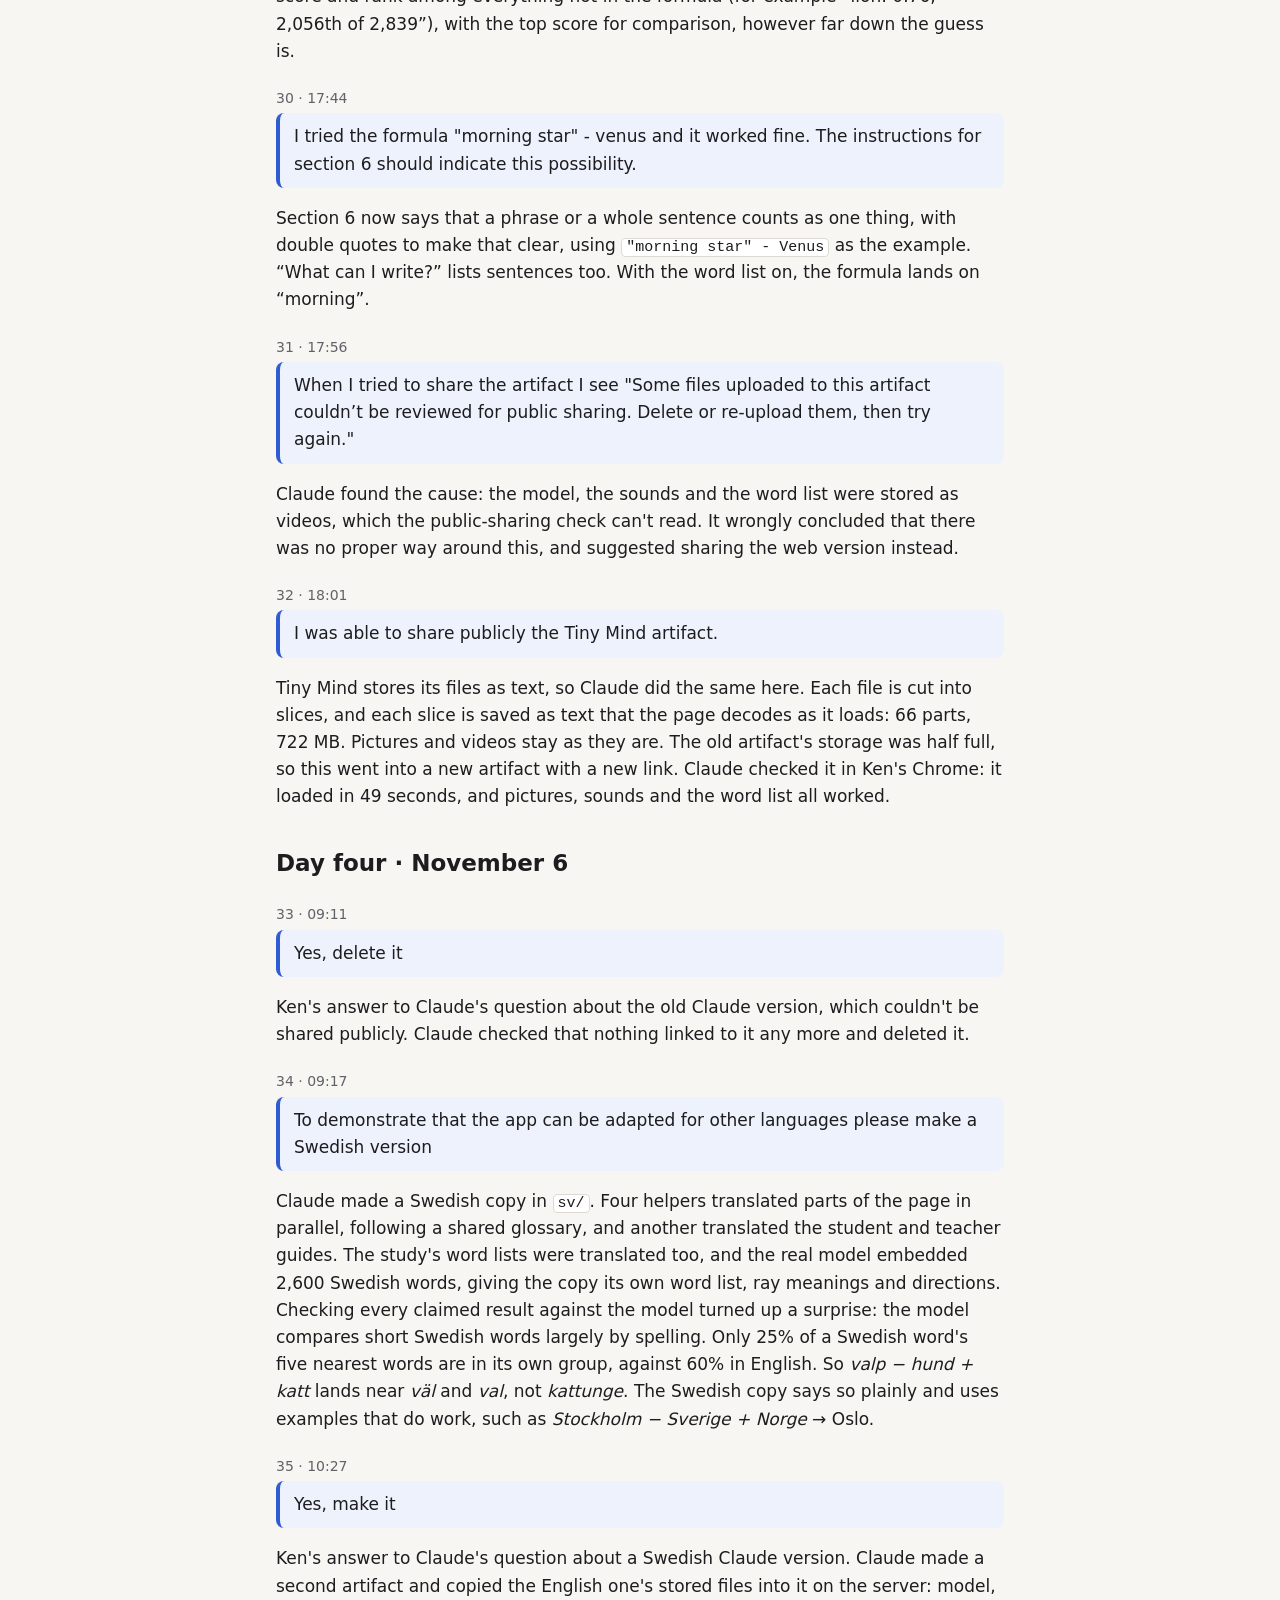
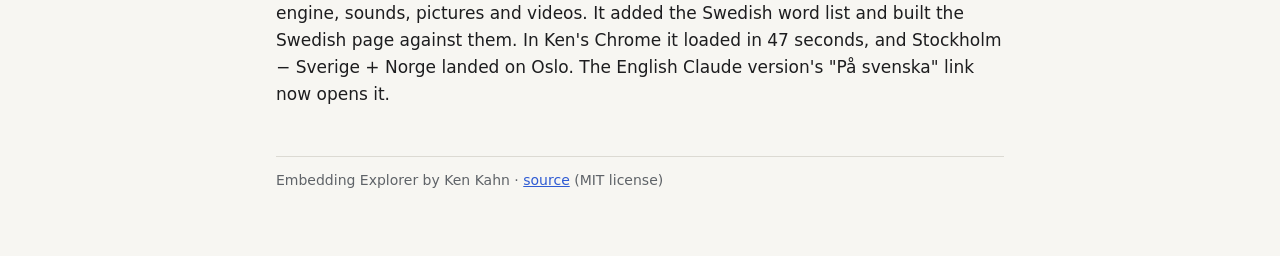
<file: prompts.html>
<!doctype html>
<html lang="en">
<head>
<meta charset="utf-8">
<meta name="viewport" content="width=device-width, initial-scale=1, viewport-fit=cover">
<title>Prompts and Responses</title>
<link rel="stylesheet" href="pages.css">
<link rel="icon" type="image/svg+xml" href="data:image/svg+xml,%3Csvg xmlns='http://www.w3.org/2000/svg' viewBox='0 0 64 64'%3E%3Ccircle cx='32' cy='32' r='31' fill='%23f7f6f2'/%3E%3Cg stroke-width='4.5' stroke-linecap='round'%3E%3Cpath d='M32 32V4M32 32L52 12M32 32L58 40M32 32L22 56M32 32L8 30' stroke='%231a8f3c'/%3E%3Cpath d='M32 32L46 8M32 32L56 26M32 32L44 54M32 32L12 48M32 32L18 14' stroke='%23d03a2f'/%3E%3C/g%3E%3Ccircle cx='32' cy='32' r='4' fill='%232f5bd3'/%3E%3C/svg%3E">
</head>
<body>
<main>
  <nav class="top">
    <a href="./">← Open Embedding Explorer</a>
    <a href="making-of.html">How it was made</a>
    <a href="student-guide.html">Student guide</a>
    <a href="teacher-guide.html">Teacher guide</a>
  </nav>

  <h1>Prompts and responses</h1>
  <p class="lede">Every prompt Ken Kahn gave Claude while making Embedding Explorer, with a few sentences on what Claude did in response. The whole app came from these 35 messages, over four days in November 2026.</p>
  <p class="meta">Ken's prompts are copied exactly, typos and all. The screenshots he attached aren't reproduced here. Messages marked “sent while Claude was working” arrived in the middle of a task. Times are UK time. Summaries written by Claude; the full story is in <a href="making-of.html">How it was made</a>.</p>

  <h2>Day one · November 3</h2>

  <div class="turn">
    <p class="when">1 · 16:19</p>
    <div class="prompt">I'm wondering if Google's EmbeddingGemma 2 could be used in a web app for school students to explore ideas such as those I explored in https://docs.google.com/document/d/1YPwrWcSGiGNdS7T9YFbp3Lb1abLIdpYSVtvg7ppf6Lk/edit?usp=sharing
It could now include images, audio, and video besides text
Is the model too big?</div>
    <p>Claude answered that it isn't too big. The model has about 740 million settings in three parts (words, pictures and video, sounds). Stored at 4 bits per setting, the whole thing is about a 470 MB download, or 175 MB for words alone. A browser version for Transformers.js already existed that runs on the graphics chip (WebGPU). Claude offered to build a prototype following the old essay.</p>
  </div>

  <div class="turn">
    <p class="when">2 · 17:22</p>
    <div class="prompt">Yes, prototype it</div>
    <p>Claude built a single-file web app with the sections that are still there: add things (typing, files, webcam, microphone), see each embedding as a star, compare everything in a grid, do A − B + C, and build a 3D space from three word pairs. It measured the speeds (0.1 s a word, 0.45 s a picture). It found that the compressed model can't run at all without WebGPU, so it added a slower words-only fallback. All seven example pictures and videos landed on the right word, but a dog barking came out nearer “cat”.</p>
  </div>

  <h2>Day two · November 4</h2>

  <div class="turn">
    <p class="when">3 · 09:03 · with a screenshot</p>
    <div class="prompt">why do the stars look so much alike (even abstract nouns and other things)?
Yes go ahead and publish and use the MIT license
I'm wondering about adding an AI guide
The option of using the first N numbers is good but why limit it to section 3?</div>
    <p>Claude measured why: about two thirds of every embedding is a part they all share, and six of the 768 numbers carry 44% of it. It added a “Take away what everything shares” switch (“idea” and “horse” went from 0.70 to −0.04). It published the app on GitHub Pages under the MIT license. The numbers setting already changed every section, so Claude moved it into a bar at the top to make that clear. It proposed a guide that sees a summary of the page, running on Chrome's built-in Gemini Nano by default.</p>
  </div>

  <div class="turn">
    <p class="when">4 · 09:42</p>
    <div class="prompt">Yes, build it</div>
    <p>Claude built the 🧭 Guide. Each question goes with a text summary of the page, plus challenge ideas the page works out from the student's own things, and answers can include buttons that set up experiments. Claude tested it with the real Gemini Nano in a headless browser. It then fixed what went wrong (wrong facts, buttons that couldn't work, vague challenges) by adding facts and rules to the guide's instructions.</p>
  </div>

  <div class="turn">
    <p class="when">5 · 13:53 · with a screenshot</p>
    <div class="prompt">Why did this happen? I assume all is now fine.
Yes build the guide as suggested</div>
    <p>Claude explained that the failed deploy was a temporary outage on GitHub's side (a “502” error), and that the next push had published everything. The guide was already built and live.</p>
  </div>

  <div class="turn">
    <p class="when">6 · 14:43 · with three screenshots</p>
    <div class="prompt">add a favicon
what do you think of changing the default to 128 or 256?
is it feasible for you to run a study to determine what some of the star rays "mean"? If we can do it for a few, especially those that are long rays, the interface can reveal their approximate meaning.
I think initially there should be much smaller set of examples. And then maybe some buttons for adding several once, like animals. And also sentences such as "How are you?", "How old are you?", and "What is your age?" And a way to remove many examples at once
Something went wrong with sea turtle (see screenshot)
Technical terms, e.g. similarity should have tooltips
The little explanations are good but they should include a way to see a longer more detailed version.</div>
    <p>Claude did all of it:</p>
    <ul>
      <li>It added a star favicon, and made 256 numbers the default after measuring that it loses little (59% of each word's five nearest neighbors in its own group, against 62% with all 768).</li>
      <li>It ran a study of 2,834 words to list, for each of the 768 numbers, the words where it is unusually high or low. Pointing at a ray now shows them. About a third of the numbers lean toward one kind of word; most are a mix.</li>
      <li>It made a much smaller starting set, added buttons that add whole sets, and added a way to remove many things at once.</li>
      <li>The sea turtle video hung because the video loader never gave up. Claude replaced it with one that times out and offers “Try again”.</li>
      <li>Technical words got tooltips, and every explanation got a “More detail” version.</li>
    </ul>
  </div>

  <div class="turn">
    <p class="when">7 · 14:44 · sent while Claude was working</p>
    <div class="prompt">the screenshots are meant to accompany a question about why house is higher than horse/dog</div>
    <p>Claude reproduced tiger − cat + dog landing on “house”. It happens with 128 numbers and the shared part taken away: taking away “cat” also takes away what all animals share, so “horse” loses points and “house” doesn't. Among 2,800 words with all 768 numbers, the result lands on “wolf”. Claude's first guess, that “house” and “horse” are spelled alike, turned out to be wrong. The app now explains this under “Why does it land on something odd?”.</p>
  </div>

  <div class="turn">
    <p class="when">8 · 14:53 · sent while Claude was working, with a screenshot</p>
    <div class="prompt">the answer to what should I try next should never be empty. the answer before that isn't very good but that's maybe down to Gemini Nano</div>
    <p>The guide now asks again when an answer comes back empty, and if that's empty too, the page offers an idea of its own. Claude also stopped the guide from offering buttons for things already on the page.</p>
  </div>

  <div class="turn">
    <p class="when">9 · 14:57</p>
    <div class="prompt">I loaded the model fine using https://toontalk.github.io/embedding-explorer/ but after refreshing it said to load again. If it is cached can't it load automatically?</div>
    <p>Yes. The page now remembers the load settings, checks whether the model's files are already in the browser's cache, and if so loads them automatically, in a few seconds.</p>
  </div>

  <div class="turn">
    <p class="when">10 · 15:24 · with two screenshots</p>
    <div class="prompt">Emojis is another category that should be loadable set. I tried them and it works but they are tiny and hard to see
Nice to see words associated with a ray - the text says 768 which is confusing
there is a link but the text disappears when one moves towards it
In the second screenshot I would have expected a long red ray would have related to the difference between singular and plural. Other ray dimensions could be related to tense or degree of abstractness, right?</div>
    <p>Claude added an emoji set and made emoji display large everywhere. It rewrote the ray text and made the ray information stay put so its link can be clicked. To answer the question, it embedded 40 singular/plural pairs, 40 present/past pairs, 20 plain/-er pairs and 60 concrete and abstract nouns. Each change is a consistent direction, but spread over many numbers: the biggest single number holds only 1 to 5% of it, so there is no one long ray for plural. Buttons above the star now draw these directions.</p>
  </div>

  <div class="turn">
    <p class="when">11 · 15:33</p>
    <div class="prompt">Let's add a new activity between 5 and 6. The idea is to let the user provide their own arithmetic expression. E.g (a+b)/2 would be interesting when a is morning and b is night. I'm sure there are other expressions that would be interesting.</div>
    <p>Claude added section 6, “Your own formula”. It understands words, phrases, emoji, pictures and sounds, numbers, + − × ÷, brackets and <code>average(…)</code>. Claude tried candidate formulas against about 150 words to choose the examples: (morning + night) / 2 lands on evening, puppy − dog + cat on kitten, Paris − France + Japan on Tokyo. It noticed that dividing a whole formula by 2 changes nothing, because similarity ignores length, and the app says so.</p>
  </div>

  <div class="turn">
    <p class="when">12 · 15:34 · sent while Claude was working</p>
    <div class="prompt">Is a Claude artifact version of the app feasible?</div>
    <p>Probably, Claude said, but artifacts can't download from other websites, so the model would have to be stored inside the artifact itself. It offered to test that with a small probe first.</p>
  </div>

  <div class="turn">
    <p class="when">13 · 15:42</p>
    <div class="prompt">Yes, probe it</div>
    <p>The probe showed that WebGPU works inside an artifact, that an artifact can store about 1 GB of its own files in pieces of up to 15 MB, and that the page can ask Claude questions through the viewer's own account with no key. Gemini Nano, the camera and the microphone aren't available there.</p>
  </div>

  <div class="turn">
    <p class="when">14 · 15:46 · sent while Claude was working</p>
    <div class="prompt">For sections 5 and 6 you should be able to tap on a ray to learn about it like for section 3</div>
    <p>Claude made the ray explorer reusable, so the stars in sections 5 and 6 work just like section 3's.</p>
  </div>

  <div class="turn">
    <p class="when">15 · 16:37</p>
    <div class="prompt">Yes, build it</div>
    <p>Claude built the artifact edition from the same HTML file. The model, the engine and the example media went into the artifact in 68 pieces (549 MB), and the page reassembles them as needed. One bug showed up only there: the biggest files were downloaded twice. Once that was fixed, it loaded in 55 seconds the first time and about 4 seconds after that, tested in Ken's own Chrome. Its guide uses Claude through the viewer's account.</p>
  </div>

  <div class="turn">
    <p class="when">16 · 17:16</p>
    <div class="prompt">working fine. create and link a student and a teacher guide. And link the app to this post I will write: https://docs.google.com/document/d/1YS4ML1H348kTH3ecGvalBJJfJr2AW6BQHYi-T4qDrIE/edit?usp=sharing
Also write a "making of" web page describing how you made this app</div>
    <p>Claude wrote a student guide with missions, a teacher guide with lessons and the measured results, and the <a href="making-of.html">making-of page</a>. A row of links under the app's introduction points to all three and to Ken's post.</p>
  </div>

  <h2>Day three · November 5</h2>

  <div class="turn">
    <p class="when">17 · 08:47</p>
    <div class="prompt">My old embedding essay relied upon the universal sentence encoder. I assume EmbeddingGemma 2 produces much better embeddings. Can you find some examples where it outperforms?</div>
    <p>Claude ran the essay's old model (the TF.js Universal Sentence Encoder) and EmbeddingGemma 2 on the same tests. Given a sentence, one that means the same and a look-alike, the old model chose right 23 times out of 43 and the new one 34. The new model wins clearly on other languages, emoji, words newer than 2018, “not”, and words with two meanings. For single English words they're about even, and both fail at who did what to whom (“The dog bit the man” against “The man bit the dog”).</p>
  </div>

  <div class="turn">
    <p class="when">18 · 08:55</p>
    <div class="prompt">Geoffrey Hinton mentioned in a lecture that man was closer to dog than cat while woman was closer to cat than dog. But when I tried it they were nearly identical.</div>
    <p>Claude measured it. Ken was right that the numbers are nearly identical: they differ in the third decimal place, and “man” is in fact a hair closer to “cat”. But in all six male/female pairs tested, the female word leans further toward “cat” than the male word does. Each gap is tiny; the evidence is that they all agree.</p>
  </div>

  <div class="turn">
    <p class="when">19 · 09:35</p>
    <div class="prompt">Yes, add it</div>
    <p>Claude added a “Dogs, cats, men and women” set. Its challenge card asks students to predict, then draws each pair on a dog ↔ cat line using the page's current settings. It became Mission 8 in the student guide.</p>
  </div>

  <div class="turn">
    <p class="when">20 · 09:45</p>
    <div class="prompt">Yes Add a "Then and now" set of these examples to the app</div>
    <p>Claude added a “Then and now” set of seven sentences the old model got wrong. Its challenge card shows the old model's numbers next to the new model's, worked out on the spot. With the default settings, the new model gets 6 of 7; the one it misses is who bit whom.</p>
  </div>

  <div class="turn">
    <p class="when">21 · 09:46 · sent while Claude was working</p>
    <div class="prompt">Let's put C:\Users\toont\AppData\Local\Temp\claude\6ecbdaef25a9272b\6119a8e4-ac80-4118-b815-5f54839297f0\scratchpad\use\report.txt in the repository</div>
    <p>Claude put the report in <a href="https://github.com/ToonTalk/embedding-explorer/tree/main/study/then-and-now">study/then-and-now</a> with the Hinton results, the tests and the scripts that made them, and reran them there to confirm they give the same output.</p>
  </div>

  <div class="turn">
    <p class="when">22 · 10:14</p>
    <div class="prompt">I think both the guides and the app need to somewhere explain analogies. The guides mention "puppy − dog + cat".
When I asked the AI guide (sonnet 5.5) I didn't get a very good answer. Something about how puppy - dog captures the idea of a young version of animal so when "applied" to cat you get kitten.

Me: why does puppy − dog + cat produce kitten
AI guide: I can't see that result here. "Puppy," "kitten," and this sum aren't on your page yet, so I can't tell you whether it lands on kitten. Nobody can be sure why a result lands where it does, but a few facts may help:

* The result can only point to things you've added, so "kitten" has to be added to win.
* Subtracting "dog" also takes away what dog shares with other animals, which can shift the result.
* The nearest thing is often one of the inputs, so look at the first thing that isn't puppy, dog, or cat.

Before you run it, predict: will kitten come first, or something else? Then try it in section 5.
＋ add kitten
▶ try puppy - dog + cat</div>
    <p>Claude measured two explanations, which turn out to be the same math. The arrow from dog to puppy and the arrow from cat to kitten point much the same way (similarity 0.46, against 0.05 for random pairs of words). And the order of the results is exactly each word's similarity to puppy, minus its similarity to dog, plus its similarity to cat. Section 5 now explains both, and a new “Show how each score is made” checkbox shows those sums. The guide got the same facts, plus an instruction to explain rather than say nobody can be sure. Both written guides explain word math too.</p>
  </div>

  <div class="turn">
    <p class="when">23 · 10:32</p>
    <div class="prompt">The teacher guide is very good as a conventional guide. Can we make it more constructionist but leave much of the current content with the comment that the proposed activities are just an example and teachers should be encouraged to be creative.</div>
    <p>Claude reworked the <a href="teacher-guide.html">teacher guide</a> around students as investigators, in Papert's tradition. It added sections on starting from students' own interests and languages, projects students might make, and habits worth encouraging. The three lessons stay, labeled as just one example to adapt, and the answer key became “What we found when we tried”, offered as reference rather than answers.</p>
  </div>

  <div class="turn">
    <p class="when">24 · 10:36</p>
    <div class="prompt">Yes, rework it</div>
    <p>Claude made the <a href="student-guide.html">student guide</a> open-ended to match. It now has “You're the investigator”, habits like guessing first and keeping a notebook, and question starters for students' own investigations. The ten missions became starting points, each ending with a “Go further” idea that has no right answer.</p>
  </div>

  <div class="turn">
    <p class="when">25 · 10:45</p>
    <div class="prompt">Please produce a page with all of my prompts and a few sentences about your responses - link the page from the making of page and vice versa</div>
    <p>This page. Claude collected the prompts from the conversation's own record, including the ones sent mid-task, and linked this page and the making-of page to each other.</p>
  </div>

  <div class="turn">
    <p class="when">26 · 10:52</p>
    <div class="prompt">Would it be feasible to have an option of loading the 2800 words you used in testing? The similarity matrix might become too unwieldy and the popup menus for choosing words too but are there other problems?</div>
    <p>Claude checked the code and found more problems with adding 2,800 ordinary items: every card draws its own star, the page redraws everything as each word finishes, embedding them all would take about five minutes, the 3D space would be unreadable, and one of the guide's challenge ideas compares every pair of words. It suggested a separate word list instead: shipped already embedded, never shown as cards, and searched only by the nearest-word lists in sections 5 and 6.</p>
  </div>

  <div class="turn">
    <p class="when">27 · 10:55</p>
    <div class="prompt">Yes, build it</div>
    <p>Claude built it. A 2.2 MB file holds 2,838 words, each stored as 8-bit numbers (rounding changes a word's numbers by a similarity of less than 0.0004). A checkbox under the lists in sections 5 and 6, “Also search 2,838 everyday words”, adds them to the search, marked 📖. The list is switched off, with a reason, if the student changes the instruction or uses a model it wasn't made with.</p>
  </div>

  <div class="turn">
    <p class="when">28 · 10:56 · sent while Claude was working</p>
    <div class="prompt">What do mean by "instruction" in "The shipped vectors only match the default instruction and the graphics-chip model. If a student changes the instruction..."</div>
    <p>The instruction is the short phrase the app puts in front of every word before the model sees it: “dog” is really sent as “task: search result | query: dog”. Students can change it in section 2 under “How the words are given to the model”. Each choice gives slightly different numbers, so the stored word list only matches the default.</p>
  </div>

  <div class="turn">
    <p class="when">29 · 11:33</p>
    <div class="prompt">Very good. Did you also update the making of report?
If you click "add my guess" and it isn't in the top 10 you don't find out its score</div>
    <p>Claude hadn't: it added the word list, and this fix, to the making-of page's day-three section. Below “Add my guess”, the page now shows each of the last three guesses' score and rank among everything not in the formula (for example “lion: 0.76, 2,056th of 2,839”), with the top score for comparison, however far down the guess is.</p>
  </div>

  <div class="turn">
    <p class="when">30 · 17:44</p>
    <div class="prompt">I tried the formula "morning star" - venus and it worked fine. The instructions for section 6 should indicate this possibility.</div>
    <p>Section 6 now says that a phrase or a whole sentence counts as one thing, with double quotes to make that clear, using <code>"morning star" - Venus</code> as the example. “What can I write?” lists sentences too. With the word list on, the formula lands on “morning”.</p>
  </div>

  <div class="turn">
    <p class="when">31 · 17:56</p>
    <div class="prompt">When I tried to share the artifact I see "Some files uploaded to this artifact couldn’t be reviewed for public sharing. Delete or re-upload them, then try again."</div>
    <p>Claude found the cause: the model, the sounds and the word list were stored as videos, which the public-sharing check can't read. It wrongly concluded that there was no proper way around this, and suggested sharing the web version instead.</p>
  </div>

  <div class="turn">
    <p class="when">32 · 18:01</p>
    <div class="prompt">I was able to share publicly the Tiny Mind artifact.</div>
    <p>Tiny Mind stores its files as text, so Claude did the same here. Each file is cut into slices, and each slice is saved as text that the page decodes as it loads: 66 parts, 722 MB. Pictures and videos stay as they are. The old artifact's storage was half full, so this went into a new artifact with a new link. Claude checked it in Ken's Chrome: it loaded in 49 seconds, and pictures, sounds and the word list all worked.</p>
  </div>

  <h2>Day four · November 6</h2>

  <div class="turn">
    <p class="when">33 · 09:11</p>
    <div class="prompt">Yes, delete it</div>
    <p>Ken's answer to Claude's question about the old Claude version, which couldn't be shared publicly. Claude checked that nothing linked to it any more and deleted it.</p>
  </div>

  <div class="turn">
    <p class="when">34 · 09:17</p>
    <div class="prompt">To demonstrate that the app can be adapted for other languages please make a Swedish version</div>
    <p>Claude made a Swedish copy in <code>sv/</code>. Four helpers translated parts of the page in parallel, following a shared glossary, and another translated the student and teacher guides. The study's word lists were translated too, and the real model embedded 2,600 Swedish words, giving the copy its own word list, ray meanings and directions. Checking every claimed result against the model turned up a surprise: the model compares short Swedish words largely by spelling. Only 25% of a Swedish word's five nearest words are in its own group, against 60% in English. So <i>valp − hund + katt</i> lands near <i>väl</i> and <i>val</i>, not <i>kattunge</i>. The Swedish copy says so plainly and uses examples that do work, such as <i>Stockholm − Sverige + Norge</i> → Oslo.</p>
  </div>

  <div class="turn">
    <p class="when">35 · 10:27</p>
    <div class="prompt">Yes, make it</div>
    <p>Ken's answer to Claude's question about a Swedish Claude version. Claude made a second artifact and copied the English one's stored files into it on the server: model, engine, sounds, pictures and videos. It added the Swedish word list and built the Swedish page against them. In Ken's Chrome it loaded in 47 seconds, and Stockholm − Sverige + Norge landed on Oslo. The English Claude version's "På svenska" link now opens it.</p>
  </div>

  <footer>Embedding Explorer by Ken Kahn · <a href="https://github.com/ToonTalk/embedding-explorer">source</a> (MIT license)</footer>
</main>
</body>
</html>
</file>
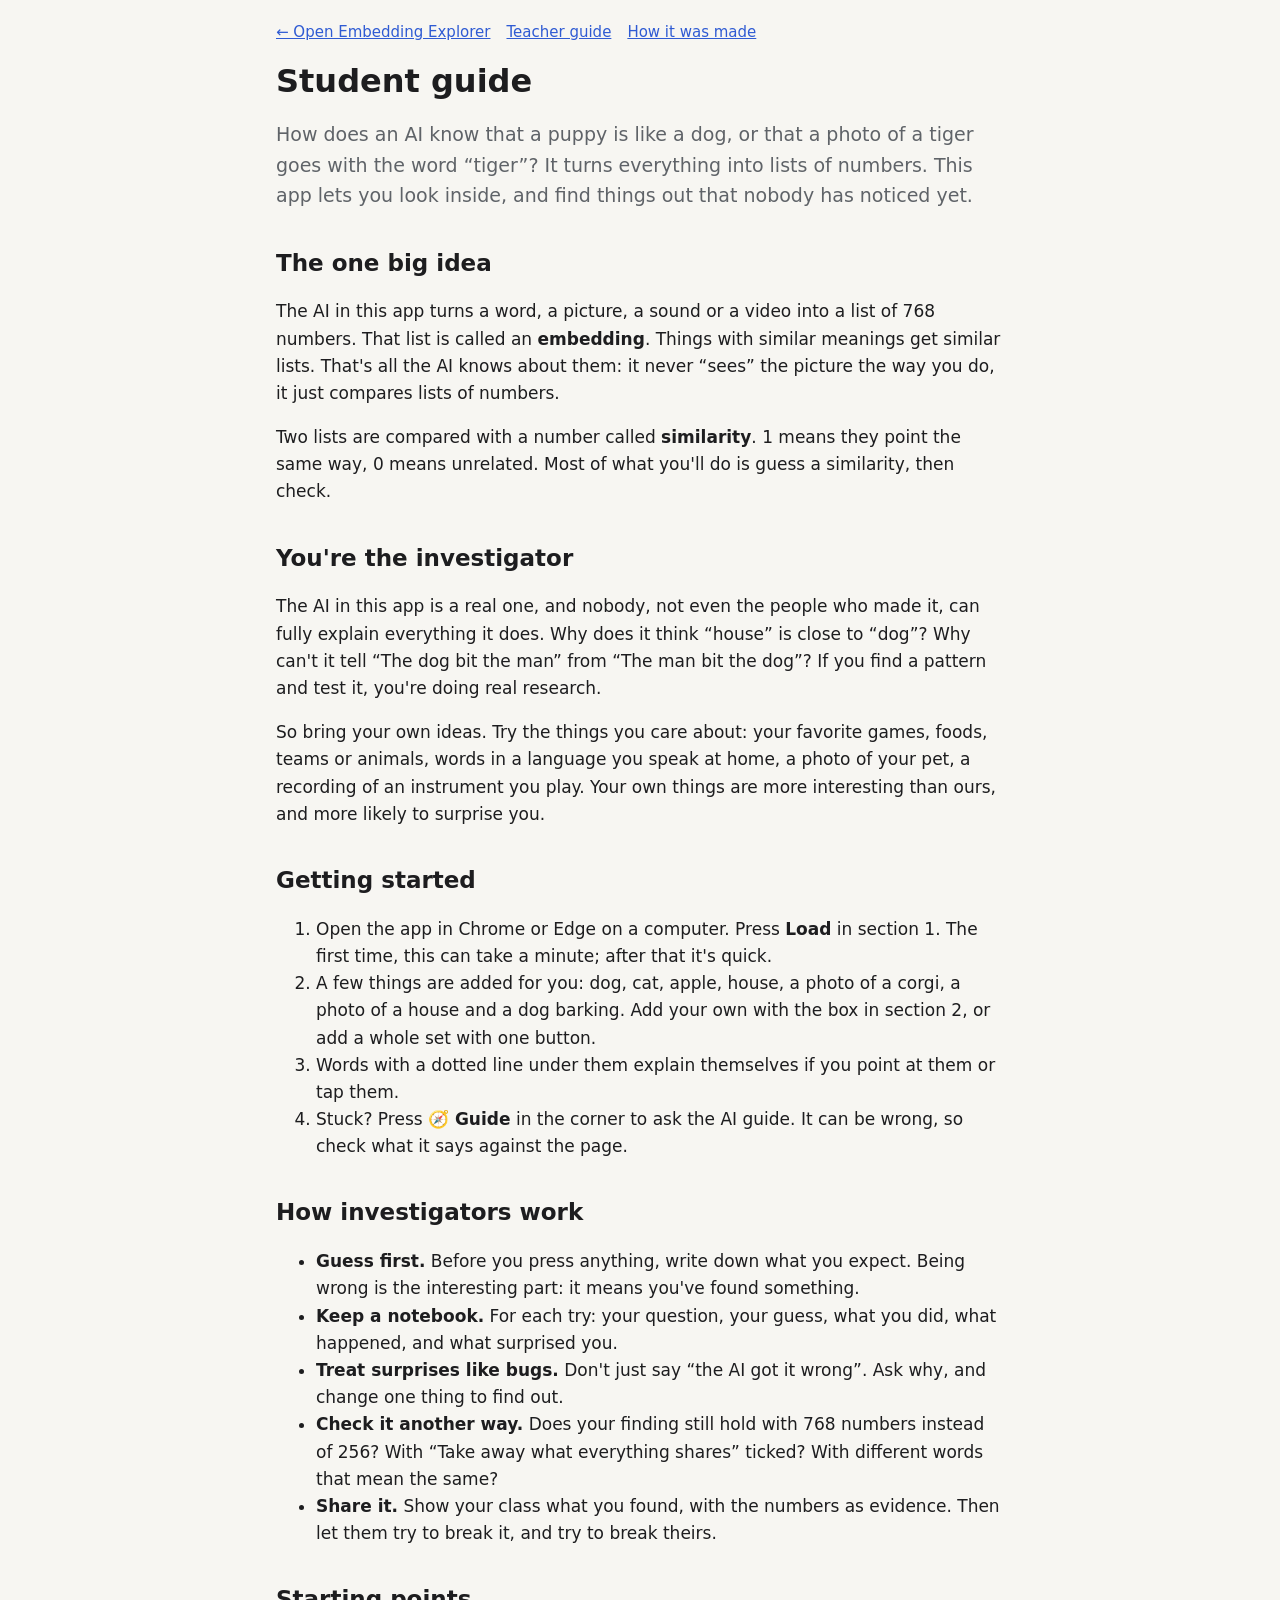
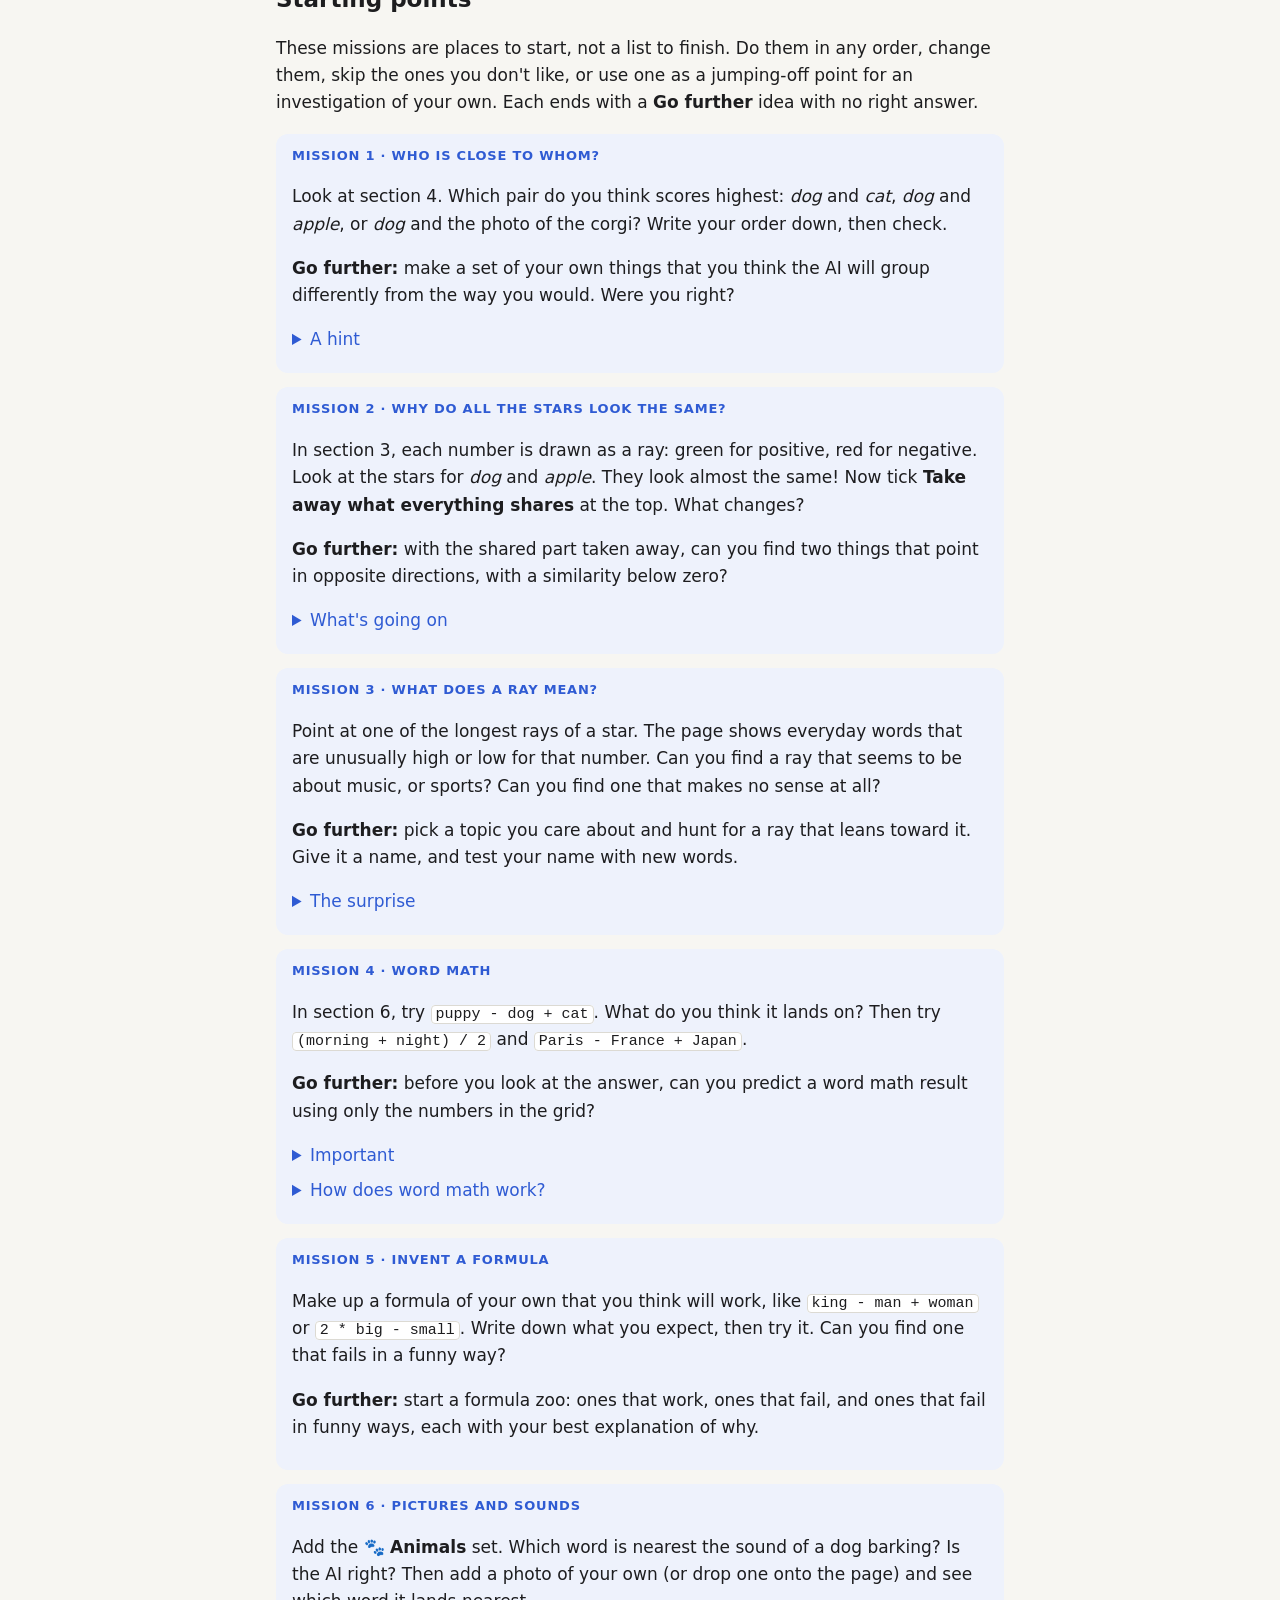
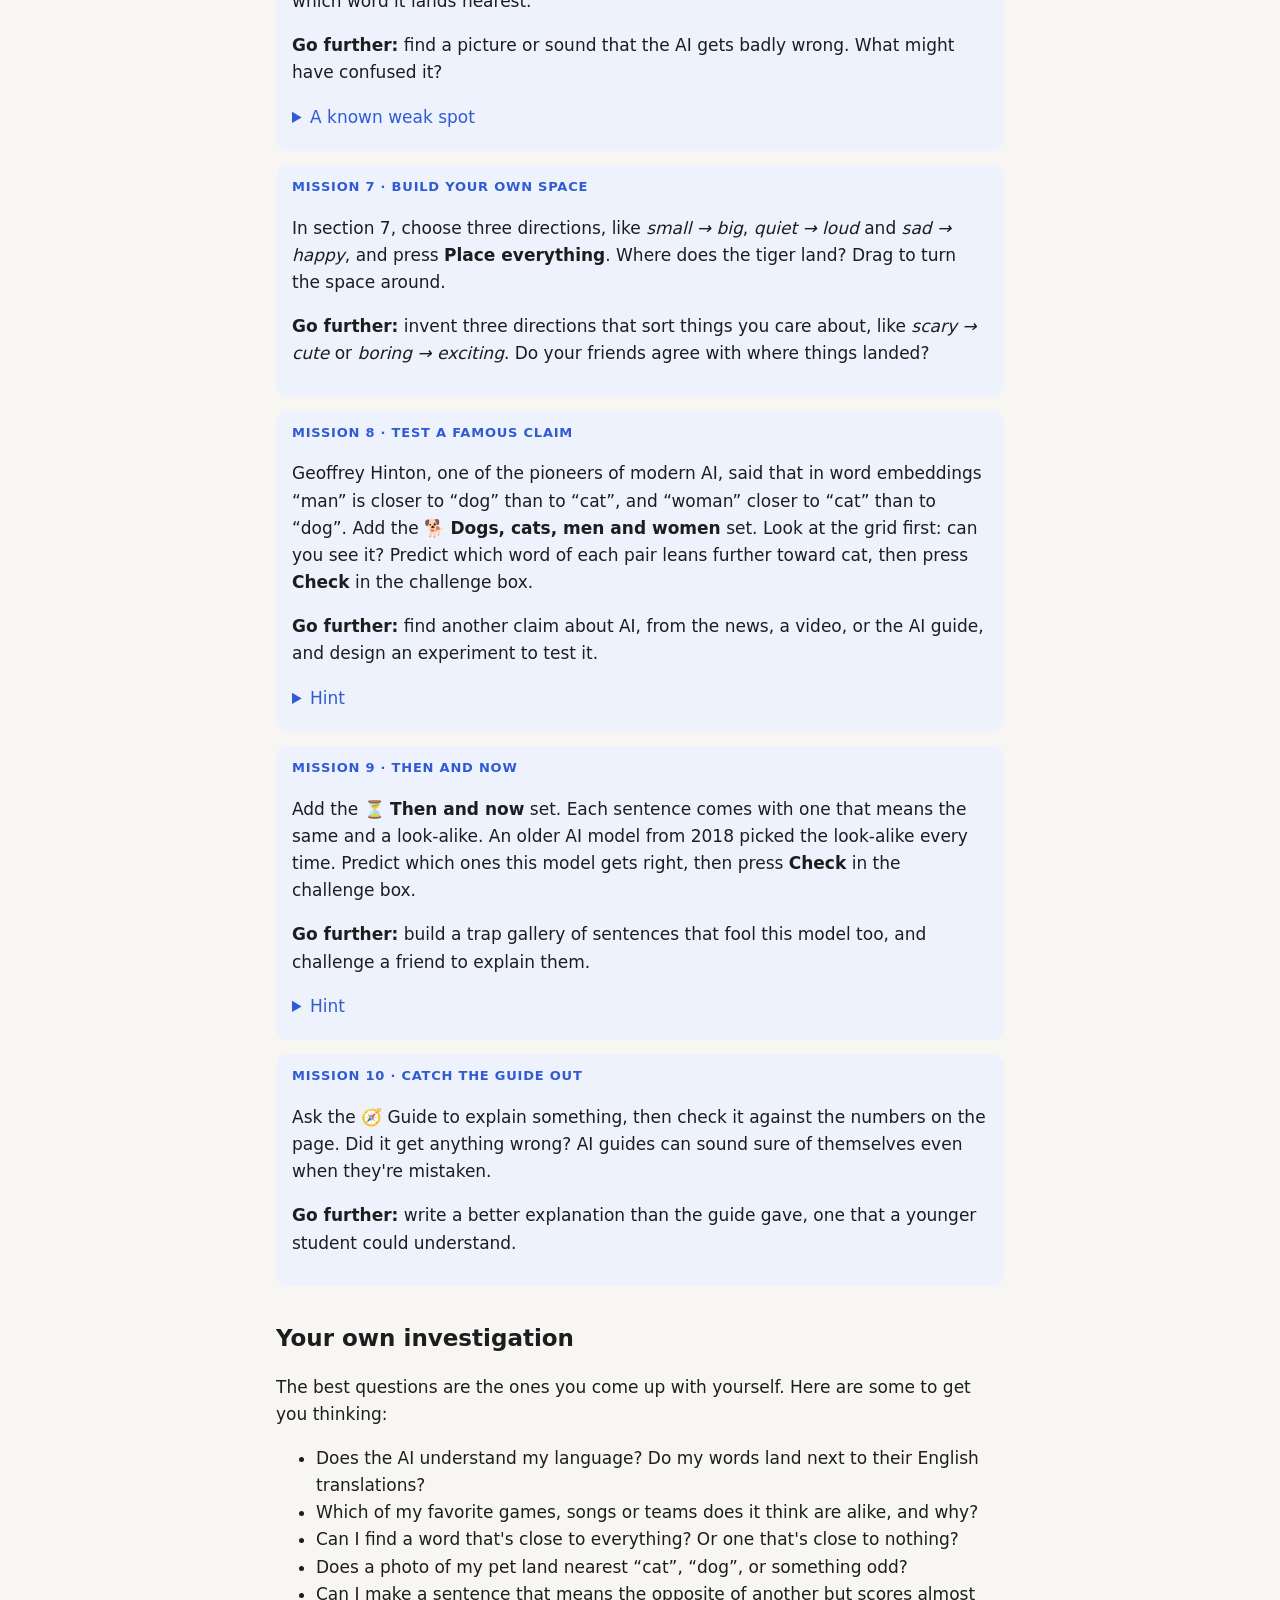
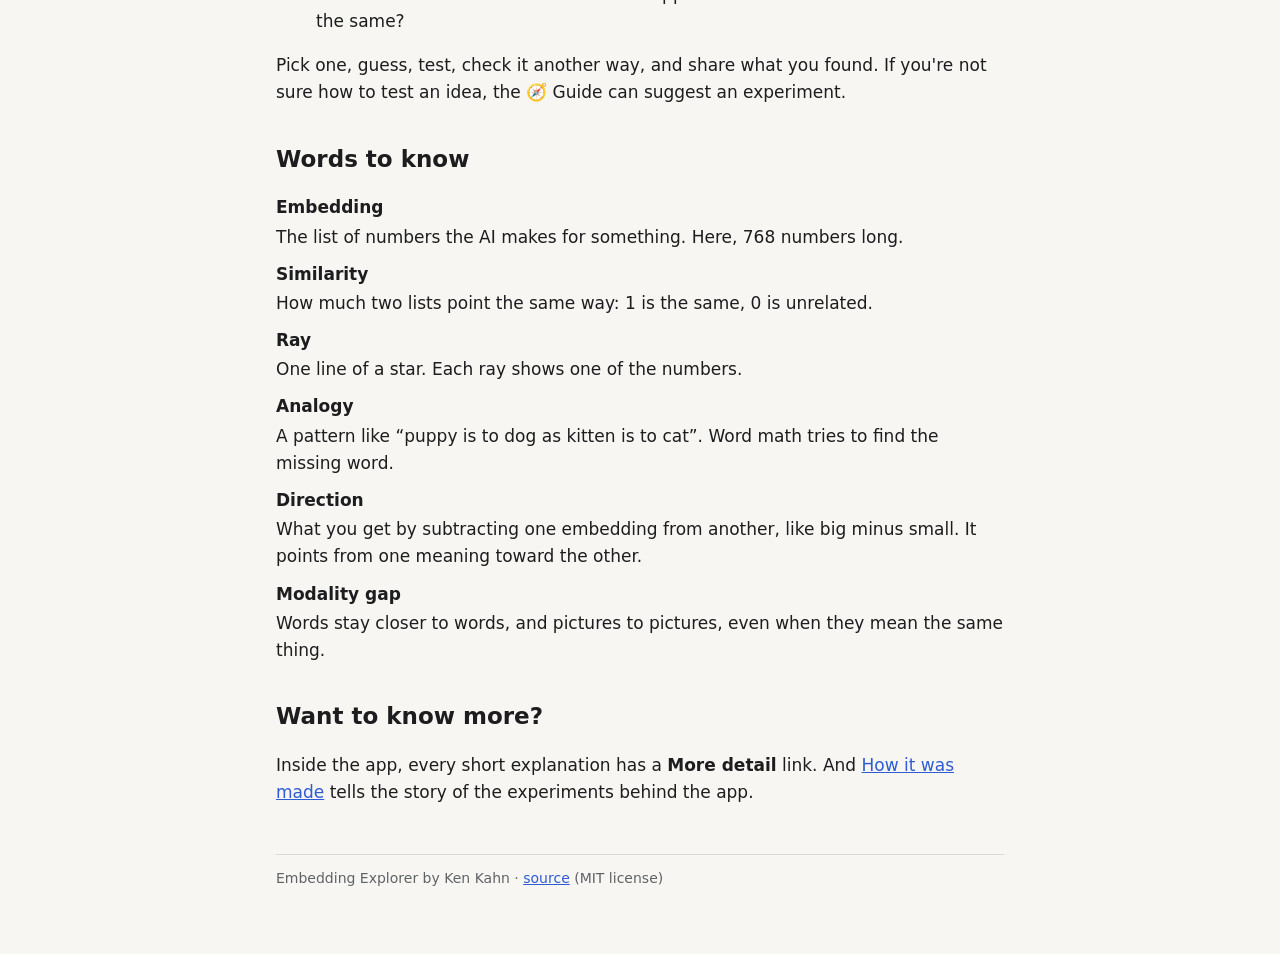
<file: student-guide.html>
<!doctype html>
<html lang="en">
<head>
<meta charset="utf-8">
<meta name="viewport" content="width=device-width, initial-scale=1, viewport-fit=cover">
<title>Embedding Explorer: Student Guide</title>
<link rel="stylesheet" href="pages.css">
<link rel="icon" type="image/svg+xml" href="data:image/svg+xml,%3Csvg xmlns='http://www.w3.org/2000/svg' viewBox='0 0 64 64'%3E%3Ccircle cx='32' cy='32' r='31' fill='%23f7f6f2'/%3E%3Cg stroke-width='4.5' stroke-linecap='round'%3E%3Cpath d='M32 32V4M32 32L52 12M32 32L58 40M32 32L22 56M32 32L8 30' stroke='%231a8f3c'/%3E%3Cpath d='M32 32L46 8M32 32L56 26M32 32L44 54M32 32L12 48M32 32L18 14' stroke='%23d03a2f'/%3E%3C/g%3E%3Ccircle cx='32' cy='32' r='4' fill='%232f5bd3'/%3E%3C/svg%3E">
</head>
<body>
<main>
  <nav class="top">
    <a href="./">← Open Embedding Explorer</a>
    <a href="teacher-guide.html">Teacher guide</a>
    <a href="making-of.html">How it was made</a>
  </nav>

  <h1>Student guide</h1>
  <p class="lede">How does an AI know that a puppy is like a dog, or that a photo of a tiger goes with the word “tiger”? It turns everything into lists of numbers. This app lets you look inside, and find things out that nobody has noticed yet.</p>

  <h2>The one big idea</h2>
  <p>The AI in this app turns a word, a picture, a sound or a video into a list of 768 numbers. That list is called an <b>embedding</b>. Things with similar meanings get similar lists. That's all the AI knows about them: it never “sees” the picture the way you do, it just compares lists of numbers.</p>
  <p>Two lists are compared with a number called <b>similarity</b>. 1 means they point the same way, 0 means unrelated. Most of what you'll do is guess a similarity, then check.</p>

  <h2>You're the investigator</h2>
  <p>The AI in this app is a real one, and nobody, not even the people who made it, can fully explain everything it does. Why does it think “house” is close to “dog”? Why can't it tell “The dog bit the man” from “The man bit the dog”? If you find a pattern and test it, you're doing real research.</p>
  <p>So bring your own ideas. Try the things you care about: your favorite games, foods, teams or animals, words in a language you speak at home, a photo of your pet, a recording of an instrument you play. Your own things are more interesting than ours, and more likely to surprise you.</p>

  <h2>Getting started</h2>
  <ol>
    <li>Open the app in Chrome or Edge on a computer. Press <b>Load</b> in section 1. The first time, this can take a minute; after that it's quick.</li>
    <li>A few things are added for you: dog, cat, apple, house, a photo of a corgi, a photo of a house and a dog barking. Add your own with the box in section 2, or add a whole set with one button.</li>
    <li>Words with a dotted line under them explain themselves if you point at them or tap them.</li>
    <li>Stuck? Press <b>🧭 Guide</b> in the corner to ask the AI guide. It can be wrong, so check what it says against the page.</li>
  </ol>

  <h2>How investigators work</h2>
  <ul>
    <li><b>Guess first.</b> Before you press anything, write down what you expect. Being wrong is the interesting part: it means you've found something.</li>
    <li><b>Keep a notebook.</b> For each try: your question, your guess, what you did, what happened, and what surprised you.</li>
    <li><b>Treat surprises like bugs.</b> Don't just say “the AI got it wrong”. Ask why, and change one thing to find out.</li>
    <li><b>Check it another way.</b> Does your finding still hold with 768 numbers instead of 256? With “Take away what everything shares” ticked? With different words that mean the same?</li>
    <li><b>Share it.</b> Show your class what you found, with the numbers as evidence. Then let them try to break it, and try to break theirs.</li>
  </ul>

  <h2>Starting points</h2>
  <p>These missions are places to start, not a list to finish. Do them in any order, change them, skip the ones you don't like, or use one as a jumping-off point for an investigation of your own. Each ends with a <b>Go further</b> idea with no right answer.</p>

  <div class="try">
    <b class="label">Mission 1 · Who is close to whom?</b>
    <p>Look at section 4. Which pair do you think scores highest: <i>dog</i> and <i>cat</i>, <i>dog</i> and <i>apple</i>, or <i>dog</i> and the photo of the corgi? Write your order down, then check.</p>
    <p><b>Go further:</b> make a set of your own things that you think the AI will group differently from the way you would. Were you right?</p>
    <details><summary>A hint</summary><p>Words tend to score higher with other words, even when a picture is a better match. That's called the <i>modality gap</i>. So compare which picture is nearest a word, not just the size of the numbers.</p></details>
  </div>

  <div class="try">
    <b class="label">Mission 2 · Why do all the stars look the same?</b>
    <p>In section 3, each number is drawn as a ray: green for positive, red for negative. Look at the stars for <i>dog</i> and <i>apple</i>. They look almost the same! Now tick <b>Take away what everything shares</b> at the top. What changes?</p>
    <p><b>Go further:</b> with the shared part taken away, can you find two things that point in opposite directions, with a similarity below zero?</p>
    <details><summary>What's going on</summary><p>About two thirds of every list is a part that all of them share. Taking it away leaves what makes each thing different. Then unrelated things score near 0.</p></details>
  </div>

  <div class="try">
    <b class="label">Mission 3 · What does a ray mean?</b>
    <p>Point at one of the longest rays of a star. The page shows everyday words that are unusually high or low for that number. Can you find a ray that seems to be about music, or sports? Can you find one that makes no sense at all?</p>
    <p><b>Go further:</b> pick a topic you care about and hunt for a ray that leans toward it. Give it a name, and test your name with new words.</p>
    <details><summary>The surprise</summary><p>Most numbers don't mean one thing. The model mixes many ideas into each number. Ideas like “more than one” (dog → dogs) are spread over lots of numbers. Press <b>one → many</b> above the star to see it.</p></details>
  </div>

  <div class="try">
    <b class="label">Mission 4 · Word math</b>
    <p>In section 6, try <code>puppy - dog + cat</code>. What do you think it lands on? Then try <code>(morning + night) / 2</code> and <code>Paris - France + Japan</code>.</p>
    <p><b>Go further:</b> before you look at the answer, can you predict a word math result using only the numbers in the grid?</p>
    <details><summary>Important</summary><p>The answer can only be something that's on the page. The example buttons add a few possible answers for you, some right and some wrong. To test your own guess, use <b>Add my guess</b>. Or tick <b>Also search 2,838 everyday words</b> under the list, and the AI looks through a big list of words too (they're marked 📖). Was your guess on top?</p></details>
    <details><summary>How does word math work?</summary>
      <p><code>puppy - dog + cat</code> is an <b>analogy</b> written as math: “puppy is to dog as what is to cat?” There are two ways to think about it.</p>
      <p><b>Arrows.</b> puppy − dog is an arrow from dog to puppy, roughly meaning “younger”. Follow the same arrow from cat and you land near kitten. It works because the arrow from cat to kitten points much the same way as the arrow from dog to puppy (not exactly, but far more than chance).</p>
      <p><b>Adding up scores.</b> The winner is whatever is most like puppy and cat, and least like dog. Check it in the grid: kitten's similarity to puppy, minus its similarity to dog, plus its similarity to cat, beats “pet”, which loses points for being so doggy. In section 5, tick <b>Show how each score is made</b> to see these sums.</p>
      <p>Neither means the AI knows a kitten is a baby cat. It learned from how words are used.</p>
    </details>
  </div>

  <div class="try">
    <b class="label">Mission 5 · Invent a formula</b>
    <p>Make up a formula of your own that you think will work, like <code>king - man + woman</code> or <code>2 * big - small</code>. Write down what you expect, then try it. Can you find one that fails in a funny way?</p>
    <p><b>Go further:</b> start a formula zoo: ones that work, ones that fail, and ones that fail in funny ways, each with your best explanation of why.</p>
  </div>

  <div class="try">
    <b class="label">Mission 6 · Pictures and sounds</b>
    <p>Add the 🐾 <b>Animals</b> set. Which word is nearest the sound of a dog barking? Is the AI right? Then add a photo of your own (or drop one onto the page) and see which word it lands nearest.</p>
    <p><b>Go further:</b> find a picture or sound that the AI gets badly wrong. What might have confused it?</p>
    <details><summary>A known weak spot</summary><p>In testing, the dog barking sound came out a little closer to “cat” than to “dog”. Speech and music work much better. Can you find out why? Nobody knows for sure.</p></details>
  </div>

  <div class="try">
    <b class="label">Mission 7 · Build your own space</b>
    <p>In section 7, choose three directions, like <i>small → big</i>, <i>quiet → loud</i> and <i>sad → happy</i>, and press <b>Place everything</b>. Where does the tiger land? Drag to turn the space around.</p>
    <p><b>Go further:</b> invent three directions that sort things you care about, like <i>scary → cute</i> or <i>boring → exciting</i>. Do your friends agree with where things landed?</p>
  </div>

  <div class="try">
    <b class="label">Mission 8 · Test a famous claim</b>
    <p>Geoffrey Hinton, one of the pioneers of modern AI, said that in word embeddings “man” is closer to “dog” than to “cat”, and “woman” closer to “cat” than to “dog”. Add the 🐕 <b>Dogs, cats, men and women</b> set. Look at the grid first: can you see it? Predict which word of each pair leans further toward cat, then press <b>Check</b> in the challenge box.</p>
    <p><b>Go further:</b> find another claim about AI, from the news, a video, or the AI guide, and design an experiment to test it.</p>
    <details><summary>Hint</summary><p>Tiny differences can still matter if they all point the same way. How many pairs agree? Where could a model pick up a habit like this?</p></details>
  </div>

  <div class="try">
    <b class="label">Mission 9 · Then and now</b>
    <p>Add the ⏳ <b>Then and now</b> set. Each sentence comes with one that means the same and a look-alike. An older AI model from 2018 picked the look-alike every time. Predict which ones this model gets right, then press <b>Check</b> in the challenge box.</p>
    <p><b>Go further:</b> build a trap gallery of sentences that fool this model too, and challenge a friend to explain them.</p>
    <details><summary>Hint</summary><p>Try swapping who does what (“The cat chased the mouse”), or an idiom (“He kicked the bucket”).</p></details>
  </div>

  <div class="try">
    <b class="label">Mission 10 · Catch the guide out</b>
    <p>Ask the 🧭 Guide to explain something, then check it against the numbers on the page. Did it get anything wrong? AI guides can sound sure of themselves even when they're mistaken.</p>
    <p><b>Go further:</b> write a better explanation than the guide gave, one that a younger student could understand.</p>
  </div>

  <h2>Your own investigation</h2>
  <p>The best questions are the ones you come up with yourself. Here are some to get you thinking:</p>
  <ul>
    <li>Does the AI understand my language? Do my words land next to their English translations?</li>
    <li>Which of my favorite games, songs or teams does it think are alike, and why?</li>
    <li>Can I find a word that's close to everything? Or one that's close to nothing?</li>
    <li>Does a photo of my pet land nearest “cat”, “dog”, or something odd?</li>
    <li>Can I make a sentence that means the opposite of another but scores almost the same?</li>
  </ul>
  <p>Pick one, guess, test, check it another way, and share what you found. If you're not sure how to test an idea, the 🧭 Guide can suggest an experiment.</p>

  <h2>Words to know</h2>
  <dl>
    <dt>Embedding</dt><dd>The list of numbers the AI makes for something. Here, 768 numbers long.</dd>
    <dt>Similarity</dt><dd>How much two lists point the same way: 1 is the same, 0 is unrelated.</dd>
    <dt>Ray</dt><dd>One line of a star. Each ray shows one of the numbers.</dd>
    <dt>Analogy</dt><dd>A pattern like “puppy is to dog as kitten is to cat”. Word math tries to find the missing word.</dd>
    <dt>Direction</dt><dd>What you get by subtracting one embedding from another, like big minus small. It points from one meaning toward the other.</dd>
    <dt>Modality gap</dt><dd>Words stay closer to words, and pictures to pictures, even when they mean the same thing.</dd>
  </dl>

  <h2>Want to know more?</h2>
  <p>Inside the app, every short explanation has a <b>More detail</b> link. And <a href="making-of.html">How it was made</a> tells the story of the experiments behind the app.</p>

  <footer>Embedding Explorer by Ken Kahn · <a href="https://github.com/ToonTalk/embedding-explorer">source</a> (MIT license)</footer>
</main>
</body>
</html>
</file>
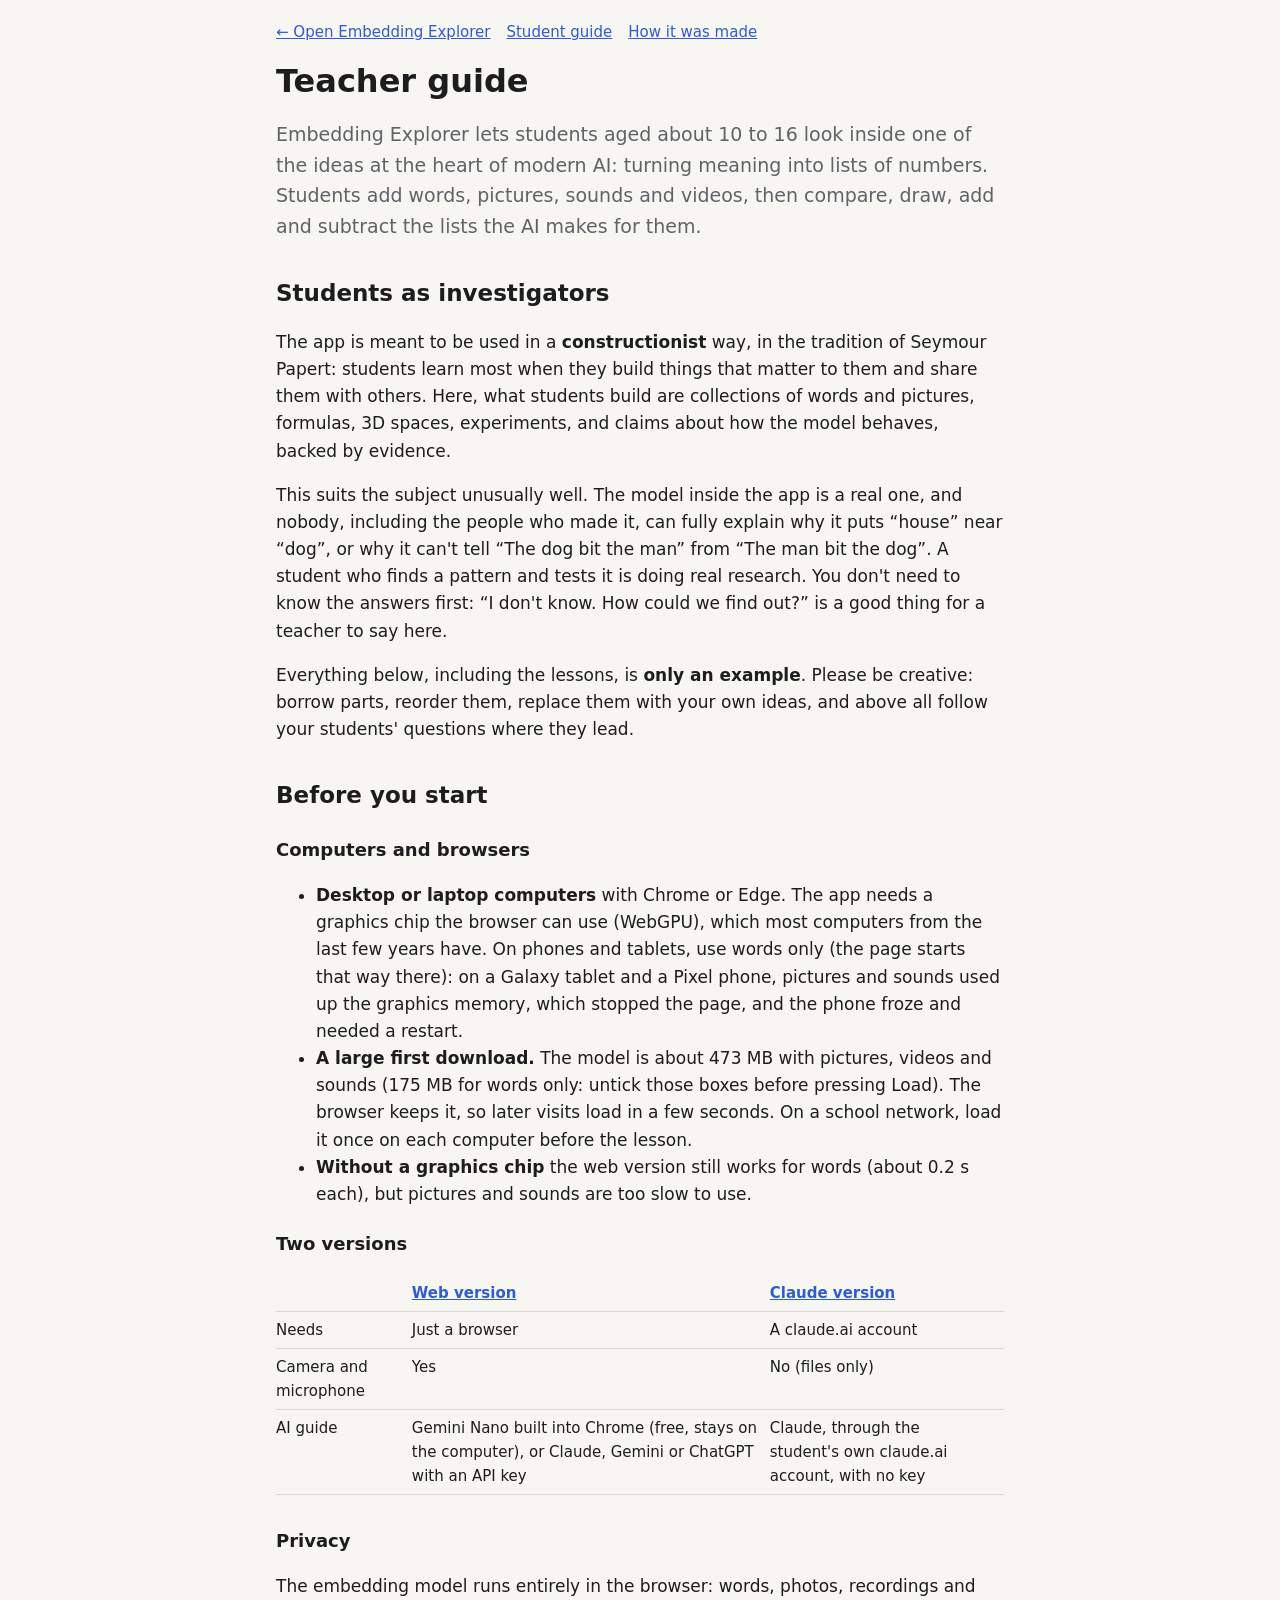
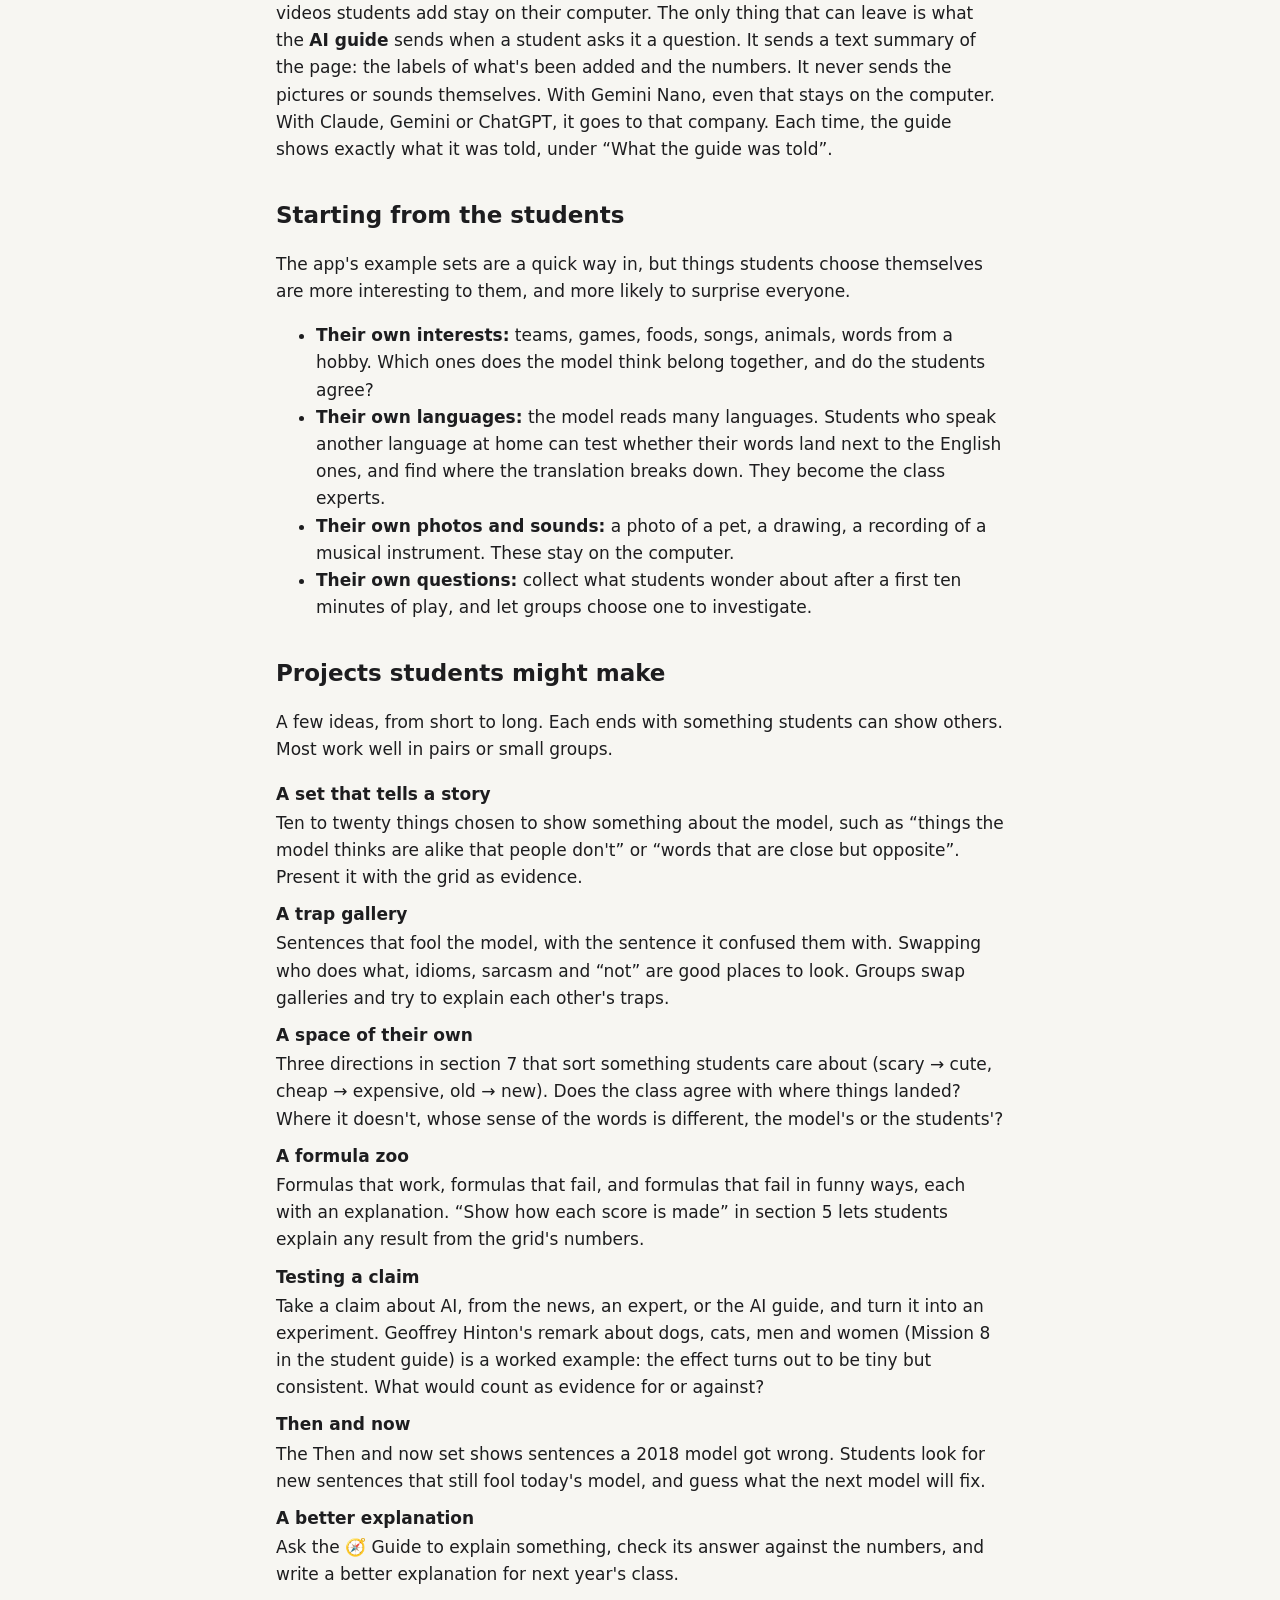
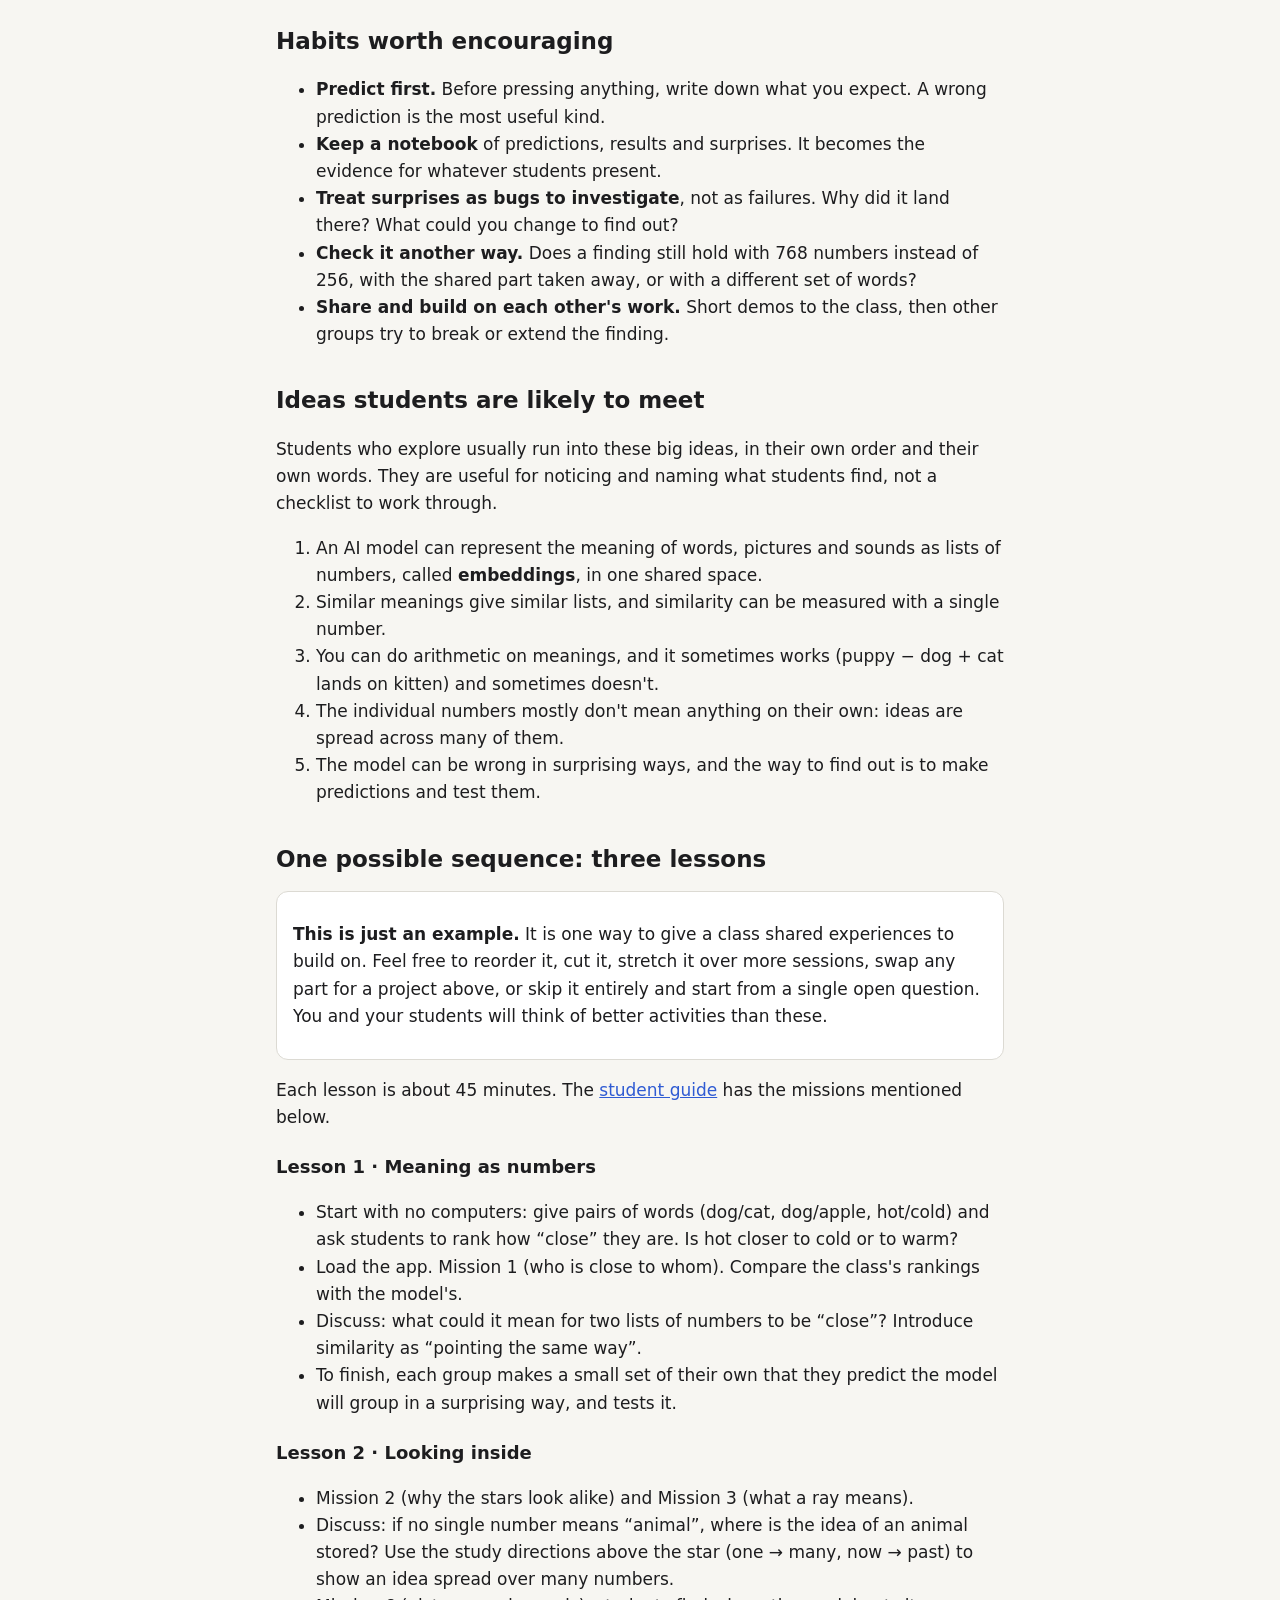
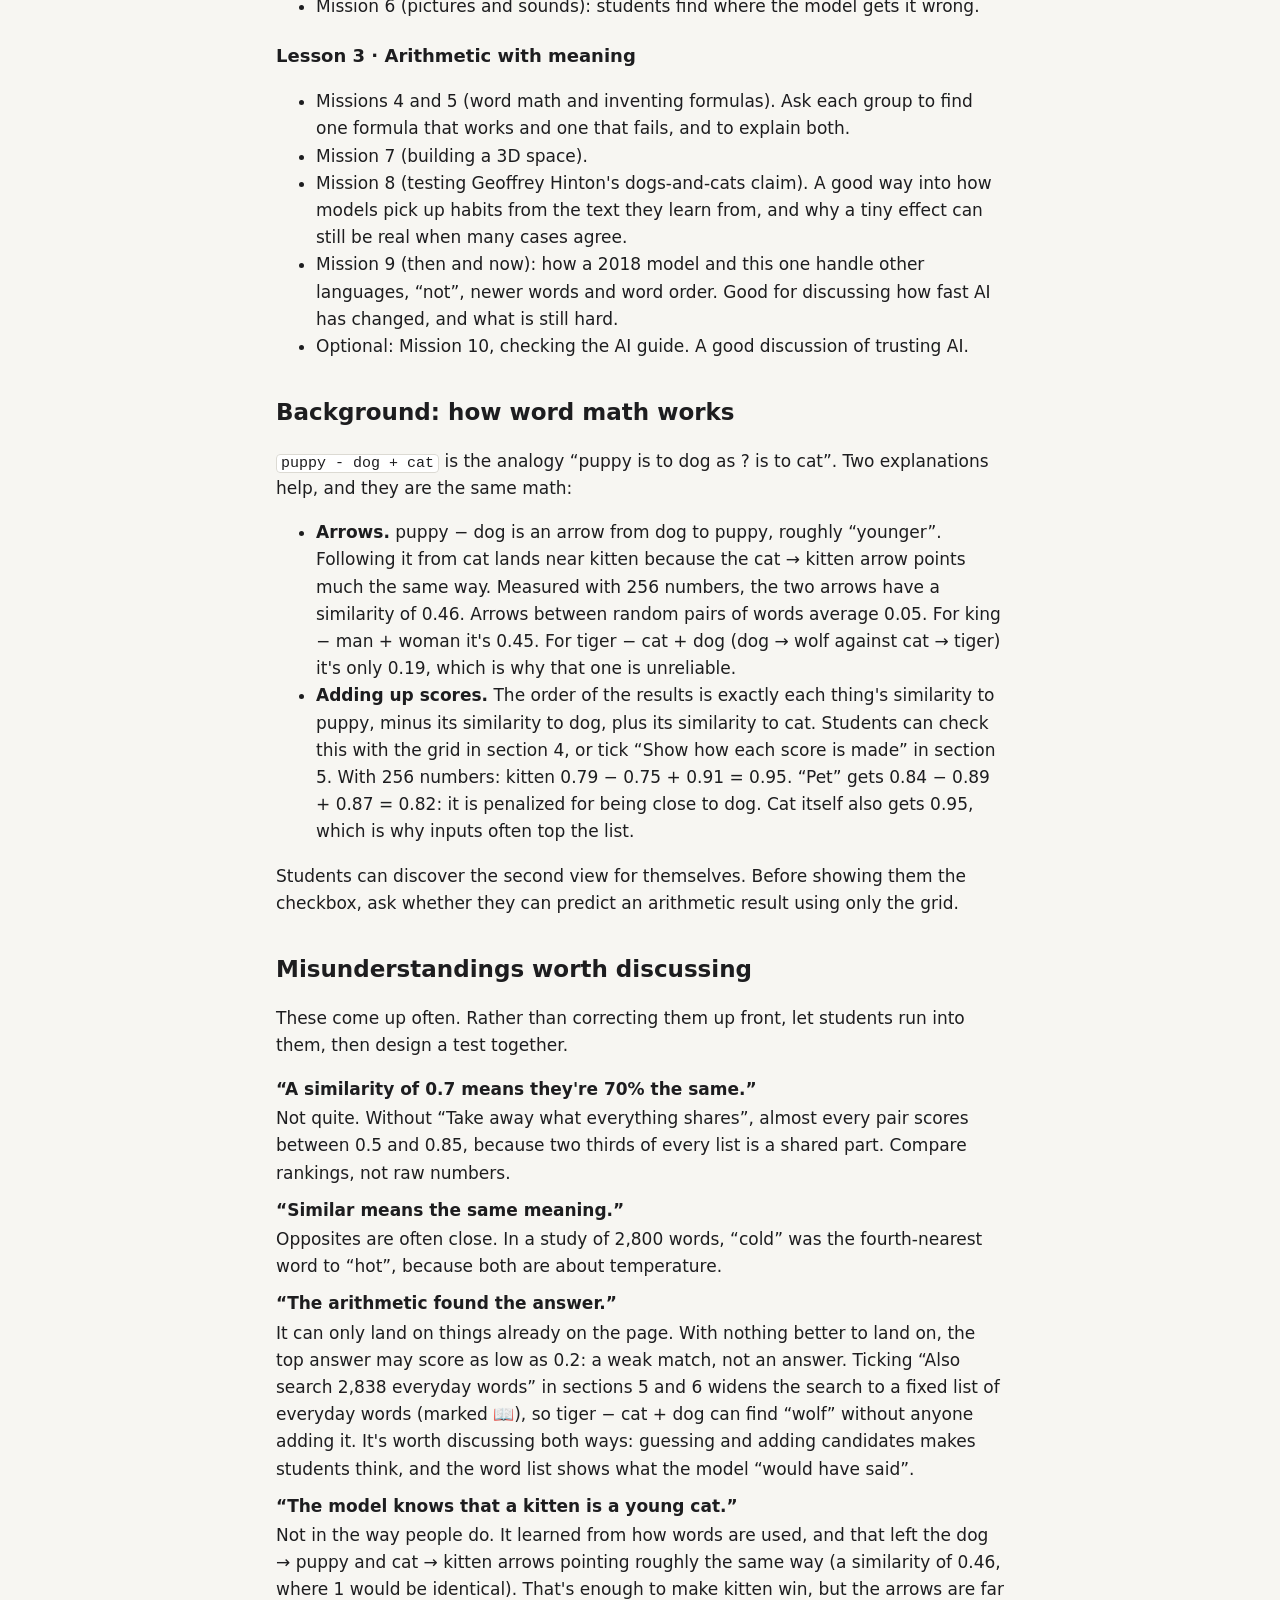
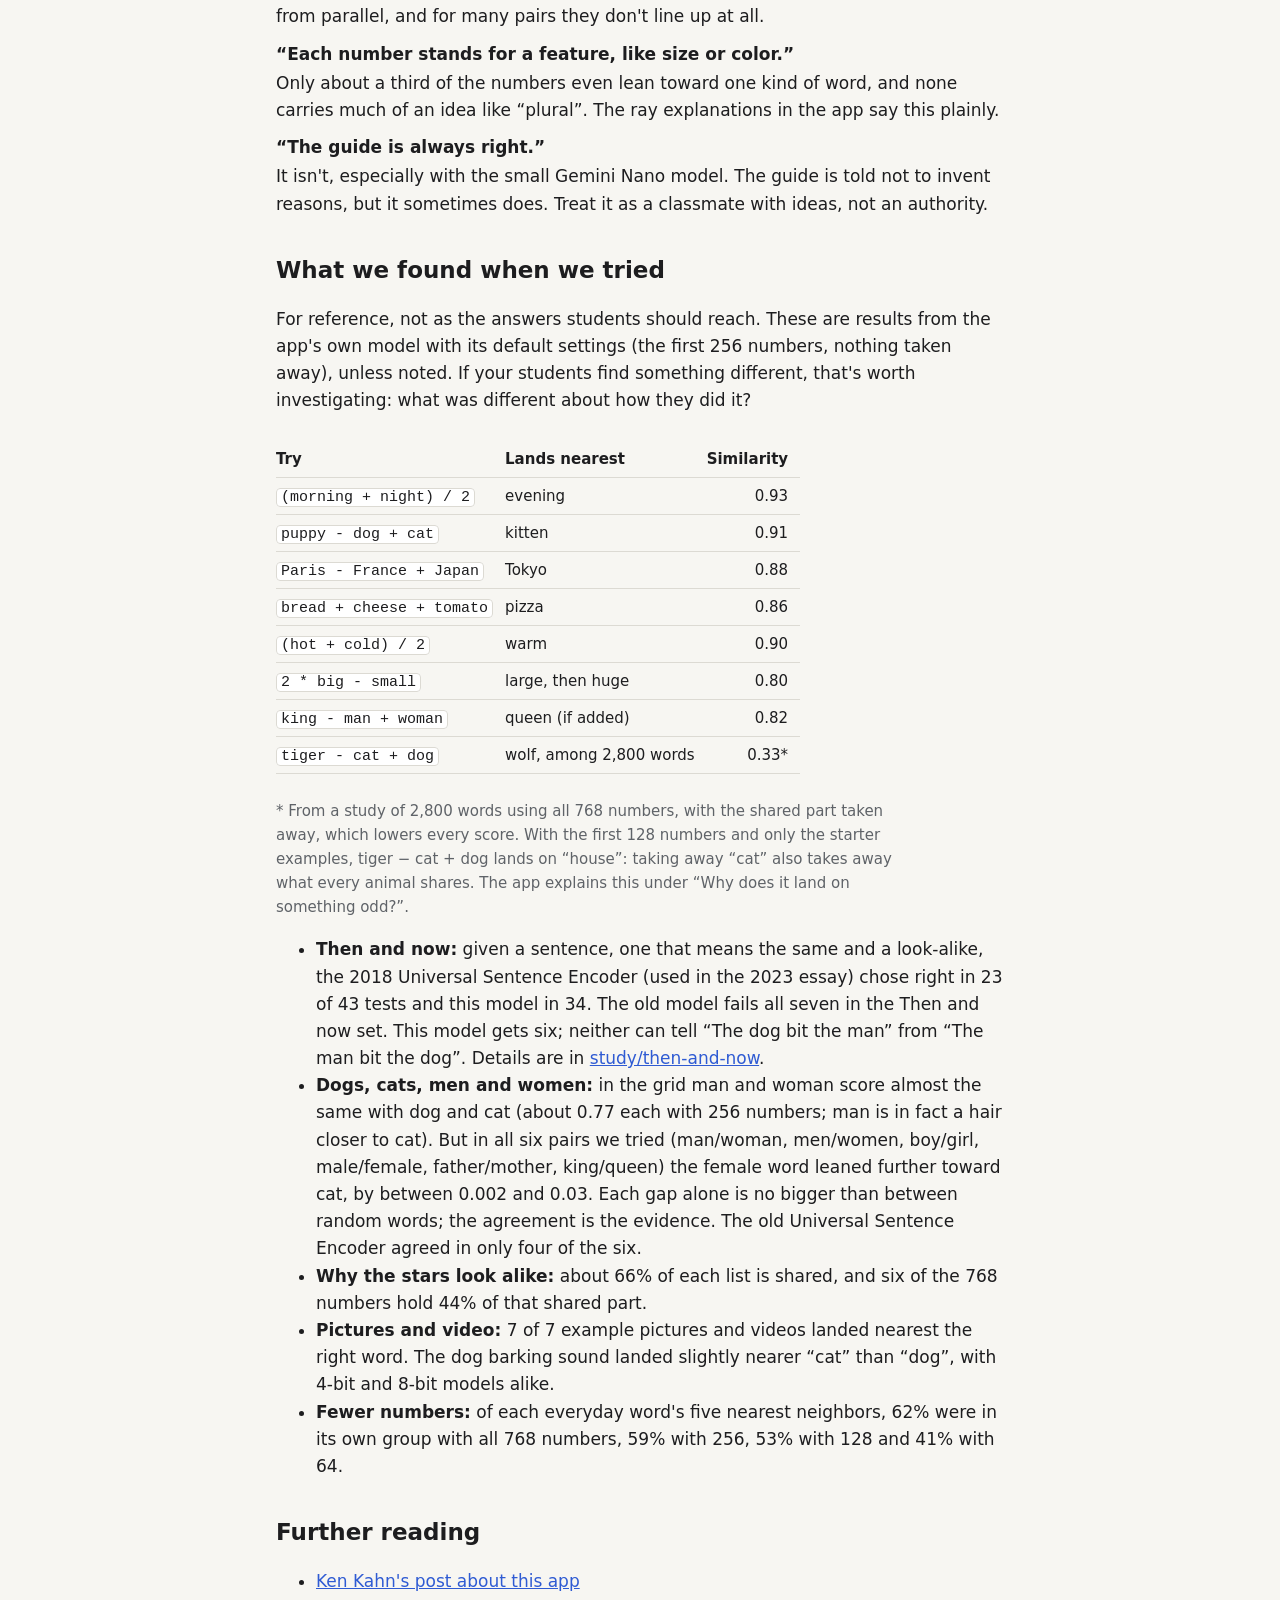
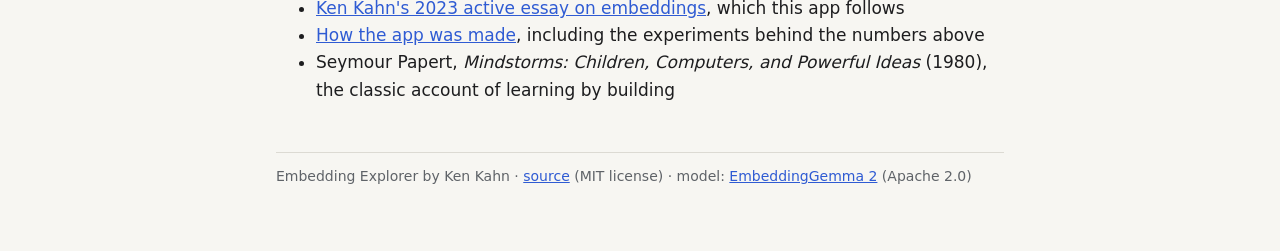
<file: teacher-guide.html>
<!doctype html>
<html lang="en">
<head>
<meta charset="utf-8">
<meta name="viewport" content="width=device-width, initial-scale=1, viewport-fit=cover">
<title>Embedding Explorer: Teacher Guide</title>
<link rel="stylesheet" href="pages.css">
<link rel="icon" type="image/svg+xml" href="data:image/svg+xml,%3Csvg xmlns='http://www.w3.org/2000/svg' viewBox='0 0 64 64'%3E%3Ccircle cx='32' cy='32' r='31' fill='%23f7f6f2'/%3E%3Cg stroke-width='4.5' stroke-linecap='round'%3E%3Cpath d='M32 32V4M32 32L52 12M32 32L58 40M32 32L22 56M32 32L8 30' stroke='%231a8f3c'/%3E%3Cpath d='M32 32L46 8M32 32L56 26M32 32L44 54M32 32L12 48M32 32L18 14' stroke='%23d03a2f'/%3E%3C/g%3E%3Ccircle cx='32' cy='32' r='4' fill='%232f5bd3'/%3E%3C/svg%3E">
</head>
<body>
<main>
  <nav class="top">
    <a href="./">← Open Embedding Explorer</a>
    <a href="student-guide.html">Student guide</a>
    <a href="making-of.html">How it was made</a>
  </nav>

  <h1>Teacher guide</h1>
  <p class="lede">Embedding Explorer lets students aged about 10 to 16 look inside one of the ideas at the heart of modern AI: turning meaning into lists of numbers. Students add words, pictures, sounds and videos, then compare, draw, add and subtract the lists the AI makes for them.</p>

  <h2>Students as investigators</h2>
  <p>The app is meant to be used in a <b>constructionist</b> way, in the tradition of Seymour Papert: students learn most when they build things that matter to them and share them with others. Here, what students build are collections of words and pictures, formulas, 3D spaces, experiments, and claims about how the model behaves, backed by evidence.</p>
  <p>This suits the subject unusually well. The model inside the app is a real one, and nobody, including the people who made it, can fully explain why it puts “house” near “dog”, or why it can't tell “The dog bit the man” from “The man bit the dog”. A student who finds a pattern and tests it is doing real research. You don't need to know the answers first: “I don't know. How could we find out?” is a good thing for a teacher to say here.</p>
  <p>Everything below, including the lessons, is <b>only an example</b>. Please be creative: borrow parts, reorder them, replace them with your own ideas, and above all follow your students' questions where they lead.</p>

  <h2>Before you start</h2>
  <h3>Computers and browsers</h3>
  <ul>
    <li><b>Desktop or laptop computers</b> with Chrome or Edge. The app needs a graphics chip the browser can use (WebGPU), which most computers from the last few years have. On phones and tablets, use words only (the page starts that way there): on a Galaxy tablet and a Pixel phone, pictures and sounds used up the graphics memory, which stopped the page, and the phone froze and needed a restart.</li>
    <li><b>A large first download.</b> The model is about 473 MB with pictures, videos and sounds (175 MB for words only: untick those boxes before pressing Load). The browser keeps it, so later visits load in a few seconds. On a school network, load it once on each computer before the lesson.</li>
    <li><b>Without a graphics chip</b> the web version still works for words (about 0.2 s each), but pictures and sounds are too slow to use.</li>
  </ul>

  <h3>Two versions</h3>
  <div class="table-wrap"><table>
    <tr><th></th><th><a href="./">Web version</a></th><th><a href="https://claude.ai/artifact/WbmX8jzs1p2zAsNM6LGmM4">Claude version</a></th></tr>
    <tr><td>Needs</td><td>Just a browser</td><td>A claude.ai account</td></tr>
    <tr><td>Camera and microphone</td><td>Yes</td><td>No (files only)</td></tr>
    <tr><td>AI guide</td><td>Gemini Nano built into Chrome (free, stays on the computer), or Claude, Gemini or ChatGPT with an API key</td><td>Claude, through the student's own claude.ai account, with no key</td></tr>
  </table></div>

  <h3>Privacy</h3>
  <p>The embedding model runs entirely in the browser: words, photos, recordings and videos students add stay on their computer. The only thing that can leave is what the <b>AI guide</b> sends when a student asks it a question. It sends a text summary of the page: the labels of what's been added and the numbers. It never sends the pictures or sounds themselves. With Gemini Nano, even that stays on the computer. With Claude, Gemini or ChatGPT, it goes to that company. Each time, the guide shows exactly what it was told, under “What the guide was told”.</p>

  <h2>Starting from the students</h2>
  <p>The app's example sets are a quick way in, but things students choose themselves are more interesting to them, and more likely to surprise everyone.</p>
  <ul>
    <li><b>Their own interests:</b> teams, games, foods, songs, animals, words from a hobby. Which ones does the model think belong together, and do the students agree?</li>
    <li><b>Their own languages:</b> the model reads many languages. Students who speak another language at home can test whether their words land next to the English ones, and find where the translation breaks down. They become the class experts.</li>
    <li><b>Their own photos and sounds:</b> a photo of a pet, a drawing, a recording of a musical instrument. These stay on the computer.</li>
    <li><b>Their own questions:</b> collect what students wonder about after a first ten minutes of play, and let groups choose one to investigate.</li>
  </ul>

  <h2>Projects students might make</h2>
  <p>A few ideas, from short to long. Each ends with something students can show others. Most work well in pairs or small groups.</p>
  <dl>
    <dt>A set that tells a story</dt>
    <dd>Ten to twenty things chosen to show something about the model, such as “things the model thinks are alike that people don't” or “words that are close but opposite”. Present it with the grid as evidence.</dd>
    <dt>A trap gallery</dt>
    <dd>Sentences that fool the model, with the sentence it confused them with. Swapping who does what, idioms, sarcasm and “not” are good places to look. Groups swap galleries and try to explain each other's traps.</dd>
    <dt>A space of their own</dt>
    <dd>Three directions in section 7 that sort something students care about (scary → cute, cheap → expensive, old → new). Does the class agree with where things landed? Where it doesn't, whose sense of the words is different, the model's or the students'?</dd>
    <dt>A formula zoo</dt>
    <dd>Formulas that work, formulas that fail, and formulas that fail in funny ways, each with an explanation. “Show how each score is made” in section 5 lets students explain any result from the grid's numbers.</dd>
    <dt>Testing a claim</dt>
    <dd>Take a claim about AI, from the news, an expert, or the AI guide, and turn it into an experiment. Geoffrey Hinton's remark about dogs, cats, men and women (Mission 8 in the student guide) is a worked example: the effect turns out to be tiny but consistent. What would count as evidence for or against?</dd>
    <dt>Then and now</dt>
    <dd>The Then and now set shows sentences a 2018 model got wrong. Students look for new sentences that still fool today's model, and guess what the next model will fix.</dd>
    <dt>A better explanation</dt>
    <dd>Ask the 🧭 Guide to explain something, check its answer against the numbers, and write a better explanation for next year's class.</dd>
  </dl>

  <h2>Habits worth encouraging</h2>
  <ul>
    <li><b>Predict first.</b> Before pressing anything, write down what you expect. A wrong prediction is the most useful kind.</li>
    <li><b>Keep a notebook</b> of predictions, results and surprises. It becomes the evidence for whatever students present.</li>
    <li><b>Treat surprises as bugs to investigate</b>, not as failures. Why did it land there? What could you change to find out?</li>
    <li><b>Check it another way.</b> Does a finding still hold with 768 numbers instead of 256, with the shared part taken away, or with a different set of words?</li>
    <li><b>Share and build on each other's work.</b> Short demos to the class, then other groups try to break or extend the finding.</li>
  </ul>

  <h2>Ideas students are likely to meet</h2>
  <p>Students who explore usually run into these big ideas, in their own order and their own words. They are useful for noticing and naming what students find, not a checklist to work through.</p>
  <ol>
    <li>An AI model can represent the meaning of words, pictures and sounds as lists of numbers, called <b>embeddings</b>, in one shared space.</li>
    <li>Similar meanings give similar lists, and similarity can be measured with a single number.</li>
    <li>You can do arithmetic on meanings, and it sometimes works (puppy − dog + cat lands on kitten) and sometimes doesn't.</li>
    <li>The individual numbers mostly don't mean anything on their own: ideas are spread across many of them.</li>
    <li>The model can be wrong in surprising ways, and the way to find out is to make predictions and test them.</li>
  </ol>

  <h2>One possible sequence: three lessons</h2>
  <div class="box"><p><b>This is just an example.</b> It is one way to give a class shared experiences to build on. Feel free to reorder it, cut it, stretch it over more sessions, swap any part for a project above, or skip it entirely and start from a single open question. You and your students will think of better activities than these.</p></div>
  <p>Each lesson is about 45 minutes. The <a href="student-guide.html">student guide</a> has the missions mentioned below.</p>

  <h3>Lesson 1 · Meaning as numbers</h3>
  <ul>
    <li>Start with no computers: give pairs of words (dog/cat, dog/apple, hot/cold) and ask students to rank how “close” they are. Is hot closer to cold or to warm?</li>
    <li>Load the app. Mission 1 (who is close to whom). Compare the class's rankings with the model's.</li>
    <li>Discuss: what could it mean for two lists of numbers to be “close”? Introduce similarity as “pointing the same way”.</li>
    <li>To finish, each group makes a small set of their own that they predict the model will group in a surprising way, and tests it.</li>
  </ul>

  <h3>Lesson 2 · Looking inside</h3>
  <ul>
    <li>Mission 2 (why the stars look alike) and Mission 3 (what a ray means).</li>
    <li>Discuss: if no single number means “animal”, where is the idea of an animal stored? Use the study directions above the star (one → many, now → past) to show an idea spread over many numbers.</li>
    <li>Mission 6 (pictures and sounds): students find where the model gets it wrong.</li>
  </ul>

  <h3>Lesson 3 · Arithmetic with meaning</h3>
  <ul>
    <li>Missions 4 and 5 (word math and inventing formulas). Ask each group to find one formula that works and one that fails, and to explain both.</li>
    <li>Mission 7 (building a 3D space).</li>
    <li>Mission 8 (testing Geoffrey Hinton's dogs-and-cats claim). A good way into how models pick up habits from the text they learn from, and why a tiny effect can still be real when many cases agree.</li>
    <li>Mission 9 (then and now): how a 2018 model and this one handle other languages, “not”, newer words and word order. Good for discussing how fast AI has changed, and what is still hard.</li>
    <li>Optional: Mission 10, checking the AI guide. A good discussion of trusting AI.</li>
  </ul>

  <h2>Background: how word math works</h2>
  <p><code>puppy - dog + cat</code> is the analogy “puppy is to dog as ? is to cat”. Two explanations help, and they are the same math:</p>
  <ul>
    <li><b>Arrows.</b> puppy − dog is an arrow from dog to puppy, roughly “younger”. Following it from cat lands near kitten because the cat → kitten arrow points much the same way. Measured with 256 numbers, the two arrows have a similarity of 0.46. Arrows between random pairs of words average 0.05. For king − man + woman it's 0.45. For tiger − cat + dog (dog → wolf against cat → tiger) it's only 0.19, which is why that one is unreliable.</li>
    <li><b>Adding up scores.</b> The order of the results is exactly each thing's similarity to puppy, minus its similarity to dog, plus its similarity to cat. Students can check this with the grid in section 4, or tick “Show how each score is made” in section 5. With 256 numbers: kitten 0.79 − 0.75 + 0.91 = 0.95. “Pet” gets 0.84 − 0.89 + 0.87 = 0.82: it is penalized for being close to dog. Cat itself also gets 0.95, which is why inputs often top the list.</li>
  </ul>
  <p>Students can discover the second view for themselves. Before showing them the checkbox, ask whether they can predict an arithmetic result using only the grid.</p>

  <h2>Misunderstandings worth discussing</h2>
  <p>These come up often. Rather than correcting them up front, let students run into them, then design a test together.</p>
  <dl>
    <dt>“A similarity of 0.7 means they're 70% the same.”</dt>
    <dd>Not quite. Without “Take away what everything shares”, almost every pair scores between 0.5 and 0.85, because two thirds of every list is a shared part. Compare rankings, not raw numbers.</dd>
    <dt>“Similar means the same meaning.”</dt>
    <dd>Opposites are often close. In a study of 2,800 words, “cold” was the fourth-nearest word to “hot”, because both are about temperature.</dd>
    <dt>“The arithmetic found the answer.”</dt>
    <dd>It can only land on things already on the page. With nothing better to land on, the top answer may score as low as 0.2: a weak match, not an answer. Ticking “Also search 2,838 everyday words” in sections 5 and 6 widens the search to a fixed list of everyday words (marked 📖), so tiger − cat + dog can find “wolf” without anyone adding it. It's worth discussing both ways: guessing and adding candidates makes students think, and the word list shows what the model “would have said”.</dd>
    <dt>“The model knows that a kitten is a young cat.”</dt>
    <dd>Not in the way people do. It learned from how words are used, and that left the dog → puppy and cat → kitten arrows pointing roughly the same way (a similarity of 0.46, where 1 would be identical). That's enough to make kitten win, but the arrows are far from parallel, and for many pairs they don't line up at all.</dd>
    <dt>“Each number stands for a feature, like size or color.”</dt>
    <dd>Only about a third of the numbers even lean toward one kind of word, and none carries much of an idea like “plural”. The ray explanations in the app say this plainly.</dd>
    <dt>“The guide is always right.”</dt>
    <dd>It isn't, especially with the small Gemini Nano model. The guide is told not to invent reasons, but it sometimes does. Treat it as a classmate with ideas, not an authority.</dd>
  </dl>

  <h2>What we found when we tried</h2>
  <p>For reference, not as the answers students should reach. These are results from the app's own model with its default settings (the first 256 numbers, nothing taken away), unless noted. If your students find something different, that's worth investigating: what was different about how they did it?</p>
  <div class="table-wrap"><table>
    <tr><th>Try</th><th>Lands nearest</th><th class="num">Similarity</th></tr>
    <tr><td><code>(morning + night) / 2</code></td><td>evening</td><td class="num">0.93</td></tr>
    <tr><td><code>puppy - dog + cat</code></td><td>kitten</td><td class="num">0.91</td></tr>
    <tr><td><code>Paris - France + Japan</code></td><td>Tokyo</td><td class="num">0.88</td></tr>
    <tr><td><code>bread + cheese + tomato</code></td><td>pizza</td><td class="num">0.86</td></tr>
    <tr><td><code>(hot + cold) / 2</code></td><td>warm</td><td class="num">0.90</td></tr>
    <tr><td><code>2 * big - small</code></td><td>large, then huge</td><td class="num">0.80</td></tr>
    <tr><td><code>king - man + woman</code></td><td>queen (if added)</td><td class="num">0.82</td></tr>
    <tr><td><code>tiger - cat + dog</code></td><td>wolf, among 2,800 words</td><td class="num">0.33*</td></tr>
  </table></div>
  <p class="meta">* From a study of 2,800 words using all 768 numbers, with the shared part taken away, which lowers every score. With the first 128 numbers and only the starter examples, tiger − cat + dog lands on “house”: taking away “cat” also takes away what every animal shares. The app explains this under “Why does it land on something odd?”.</p>
  <ul>
    <li><b>Then and now:</b> given a sentence, one that means the same and a look-alike, the 2018 Universal Sentence Encoder (used in the 2023 essay) chose right in 23 of 43 tests and this model in 34. The old model fails all seven in the Then and now set. This model gets six; neither can tell “The dog bit the man” from “The man bit the dog”. Details are in <a href="https://github.com/ToonTalk/embedding-explorer/tree/main/study/then-and-now">study/then-and-now</a>.</li>
    <li><b>Dogs, cats, men and women:</b> in the grid man and woman score almost the same with dog and cat (about 0.77 each with 256 numbers; man is in fact a hair closer to cat). But in all six pairs we tried (man/woman, men/women, boy/girl, male/female, father/mother, king/queen) the female word leaned further toward cat, by between 0.002 and 0.03. Each gap alone is no bigger than between random words; the agreement is the evidence. The old Universal Sentence Encoder agreed in only four of the six.</li>
    <li><b>Why the stars look alike:</b> about 66% of each list is shared, and six of the 768 numbers hold 44% of that shared part.</li>
    <li><b>Pictures and video:</b> 7 of 7 example pictures and videos landed nearest the right word. The dog barking sound landed slightly nearer “cat” than “dog”, with 4-bit and 8-bit models alike.</li>
    <li><b>Fewer numbers:</b> of each everyday word's five nearest neighbors, 62% were in its own group with all 768 numbers, 59% with 256, 53% with 128 and 41% with 64.</li>
  </ul>

  <h2>Further reading</h2>
  <ul>
    <li><a href="https://docs.google.com/document/d/1YS4ML1H348kTH3ecGvalBJJfJr2AW6BQHYi-T4qDrIE/edit?usp=sharing">Ken Kahn's post about this app</a></li>
    <li><a href="https://toontalk.github.io/AI/apps/embeddings/index.html">Ken Kahn's 2023 active essay on embeddings</a>, which this app follows</li>
    <li><a href="making-of.html">How the app was made</a>, including the experiments behind the numbers above</li>
    <li>Seymour Papert, <i>Mindstorms: Children, Computers, and Powerful Ideas</i> (1980), the classic account of learning by building</li>
  </ul>

  <footer>Embedding Explorer by Ken Kahn · <a href="https://github.com/ToonTalk/embedding-explorer">source</a> (MIT license) · model: <a href="https://huggingface.co/google/embeddinggemma-2">EmbeddingGemma 2</a> (Apache 2.0)</footer>
</main>
</body>
</html>
</file>
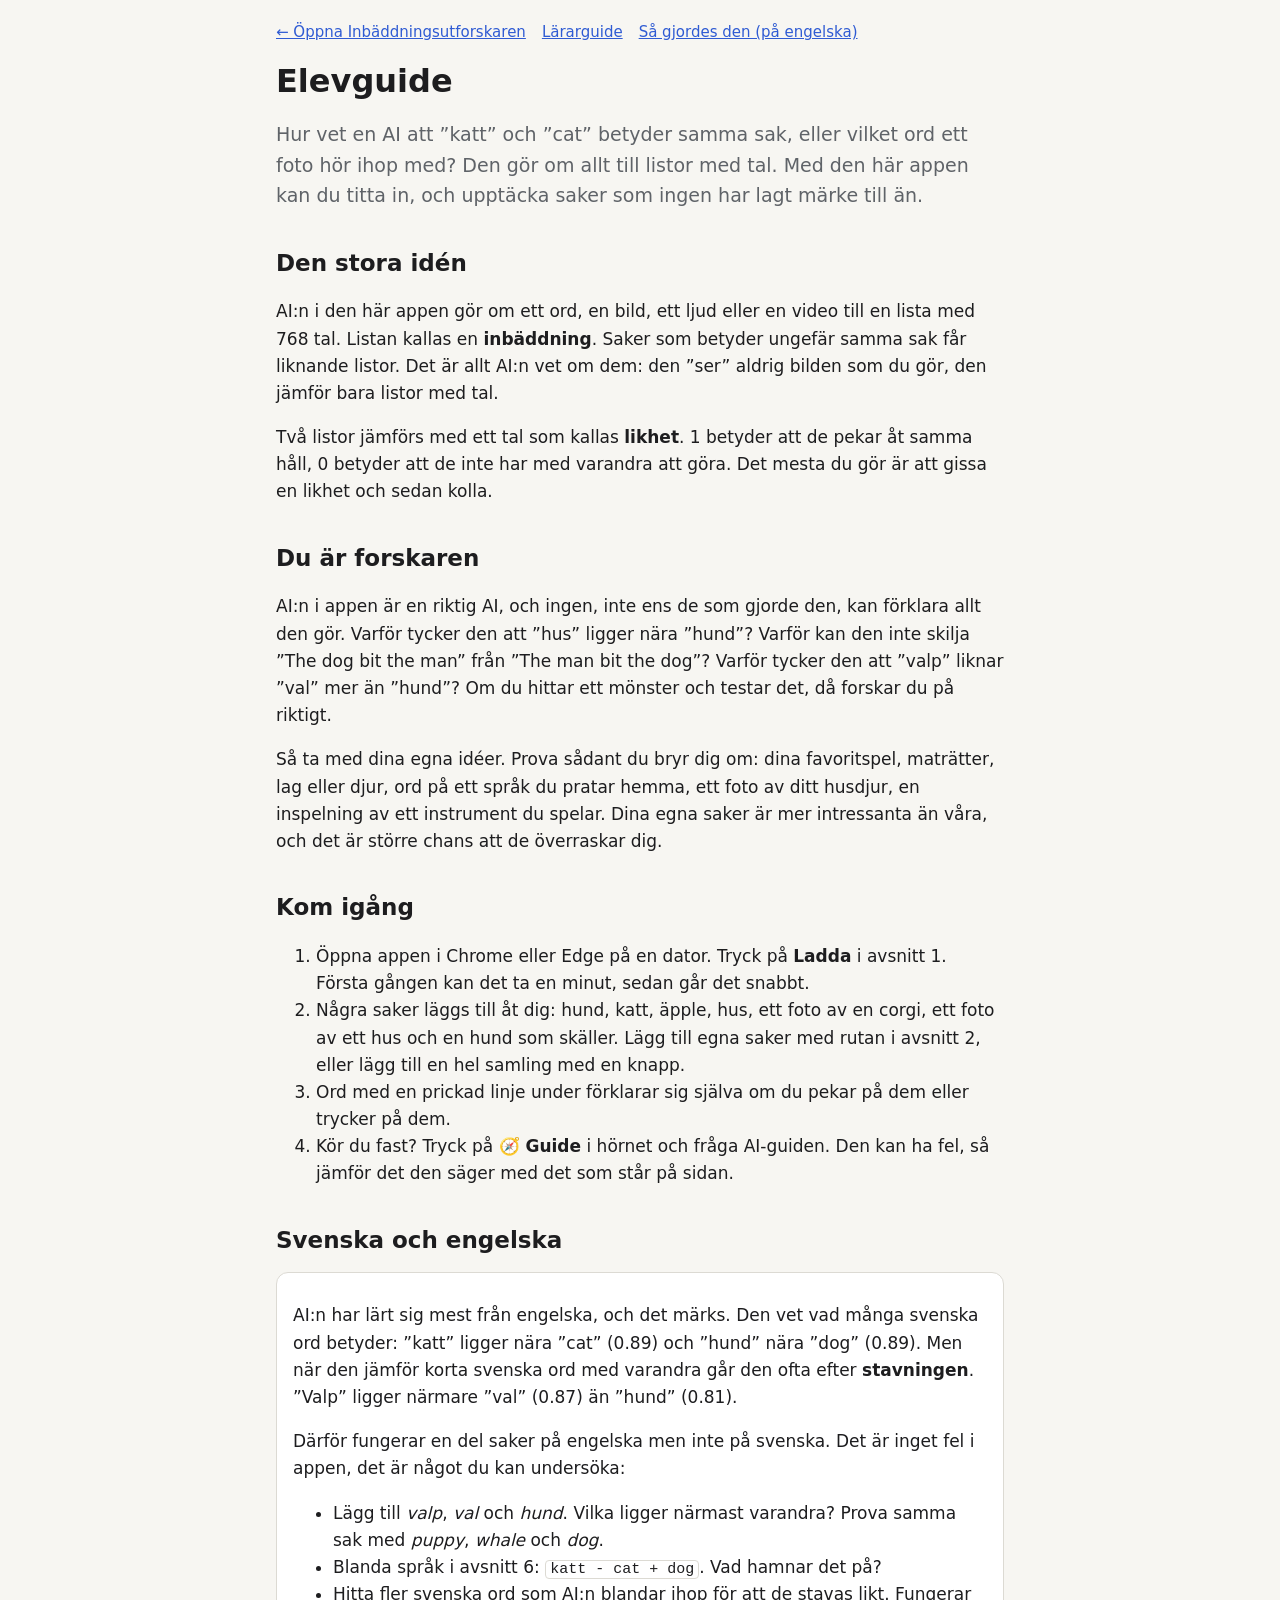
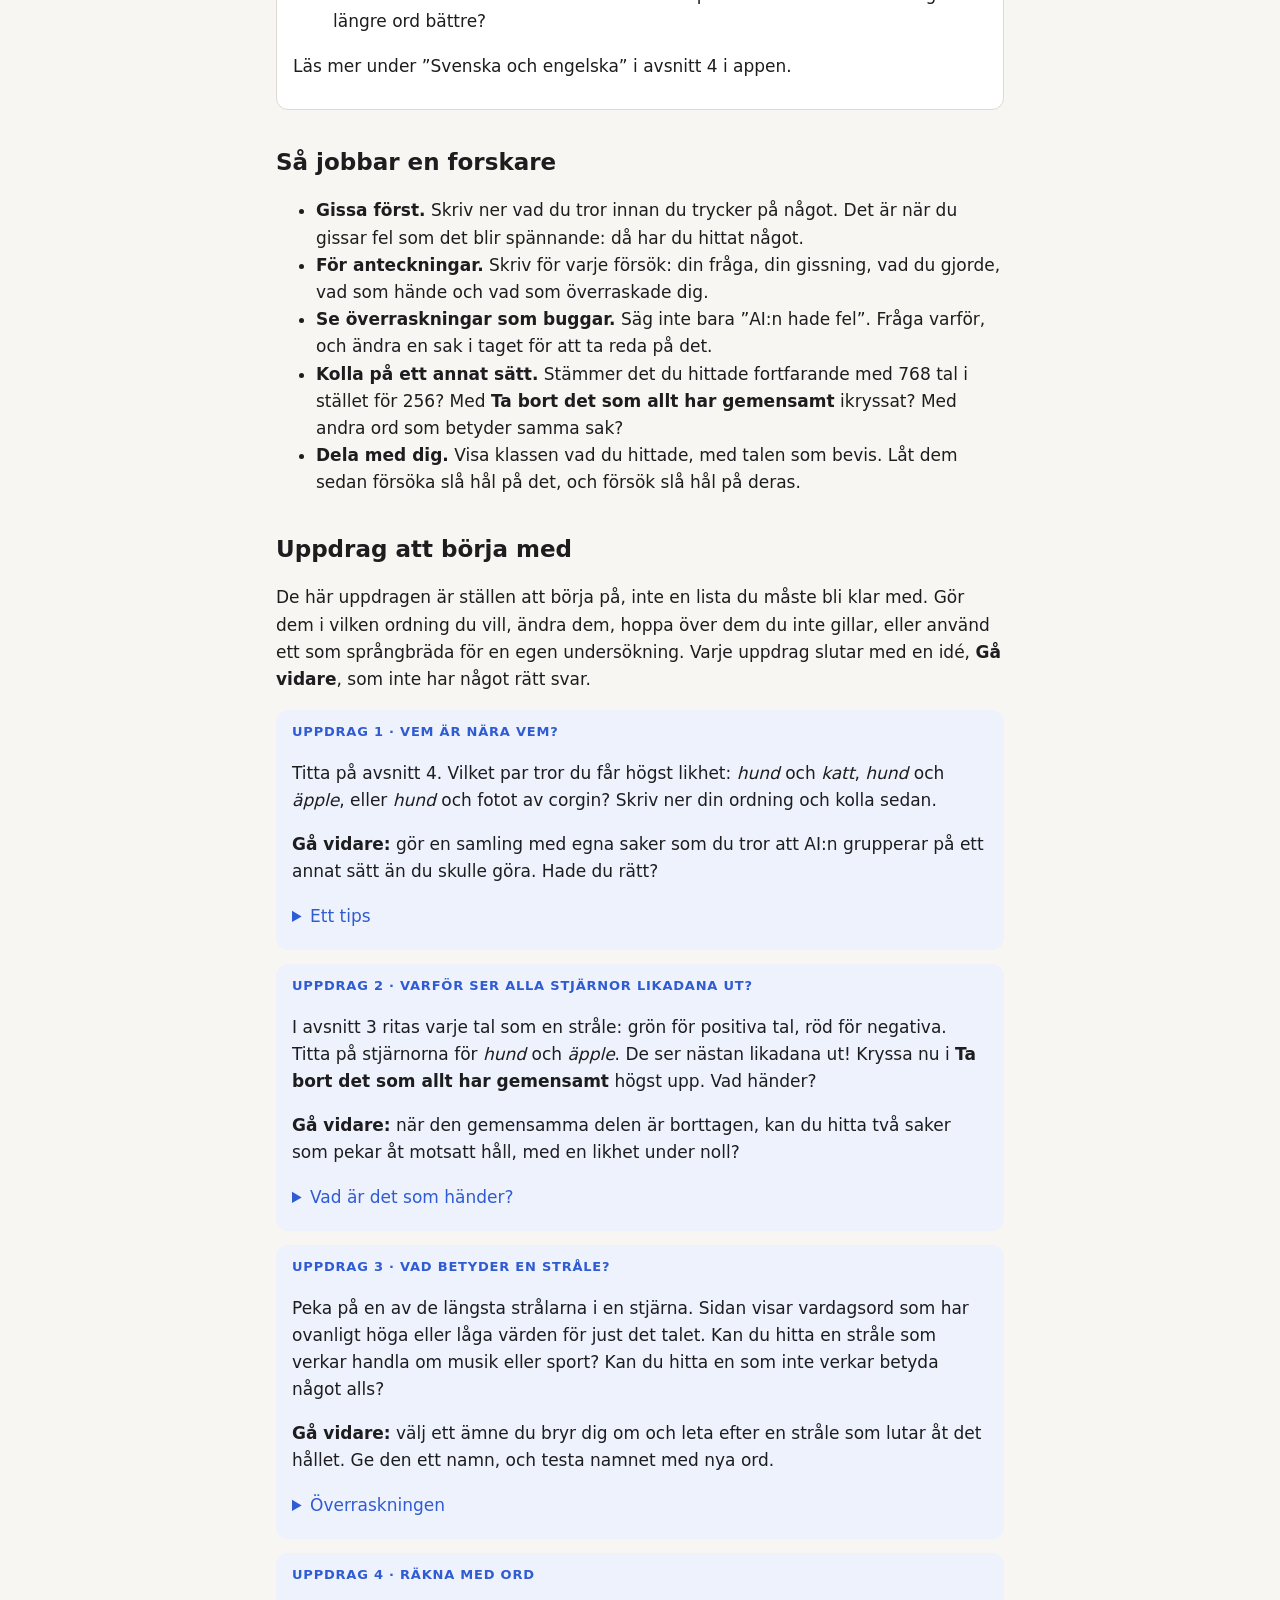
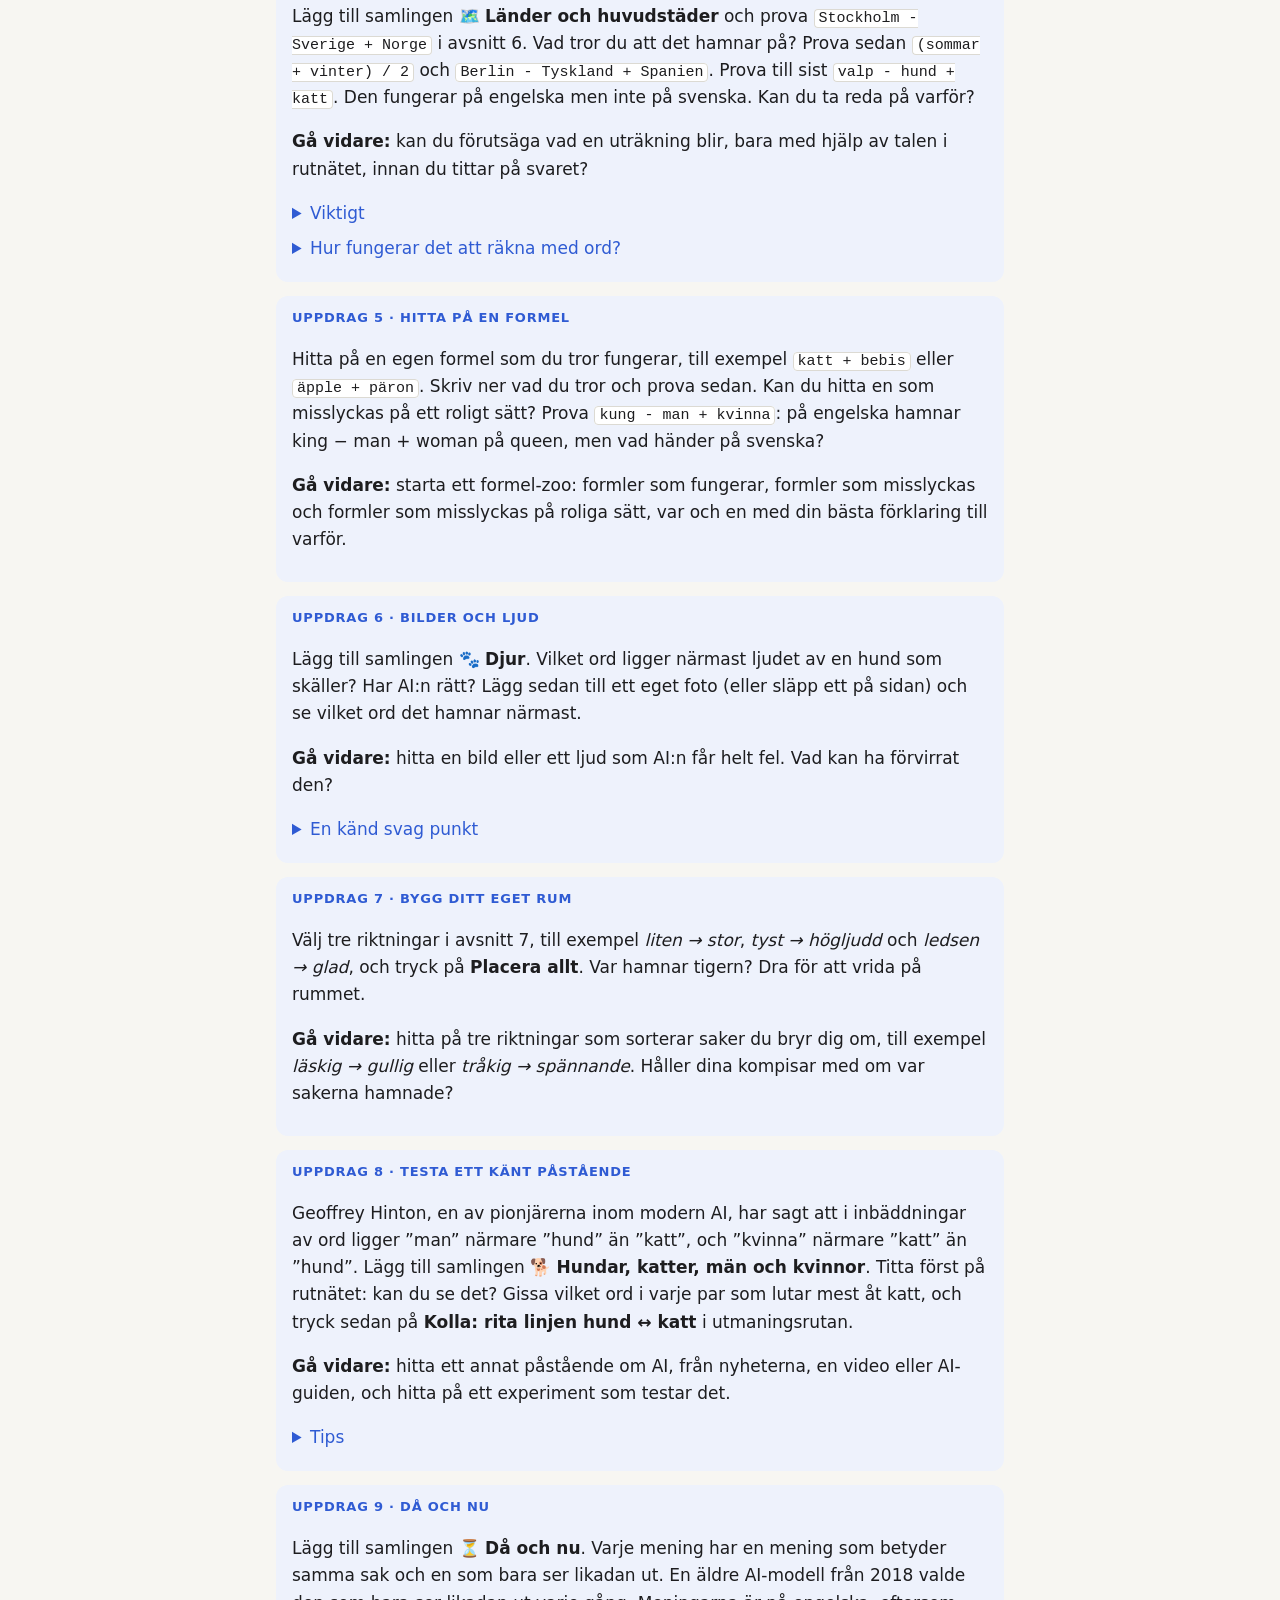
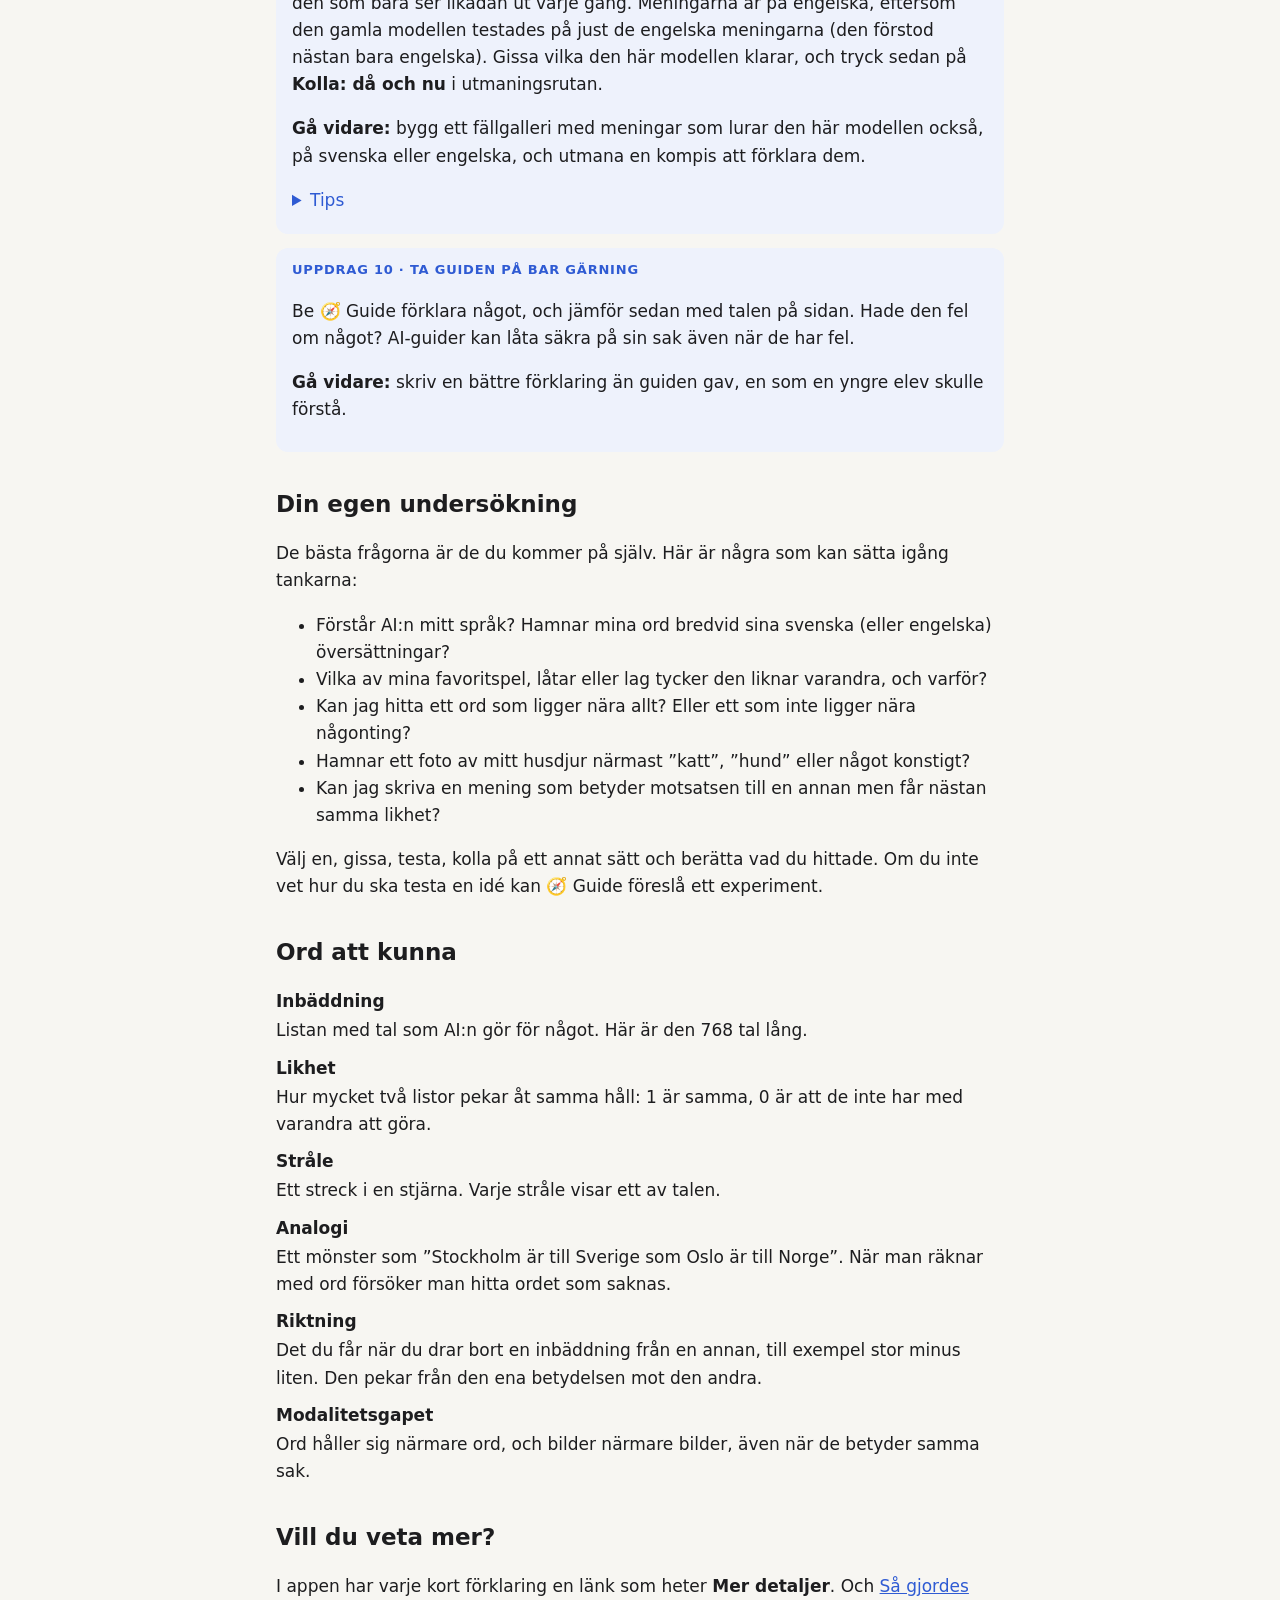
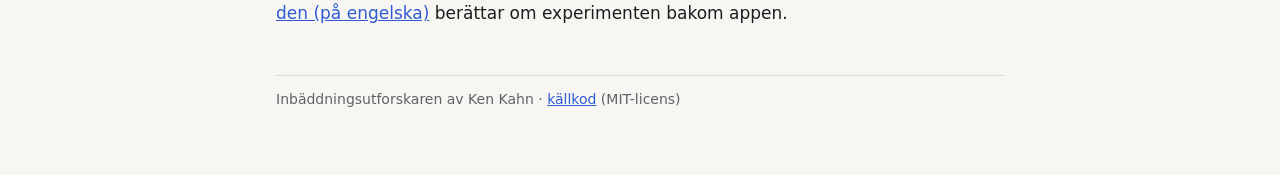
<file: sv/student-guide.html>
<!doctype html>
<html lang="sv">
<head>
<meta charset="utf-8">
<meta name="viewport" content="width=device-width, initial-scale=1, viewport-fit=cover">
<title>Inbäddningsutforskaren: Elevguide</title>
<link rel="stylesheet" href="../pages.css">
<link rel="icon" type="image/svg+xml" href="data:image/svg+xml,%3Csvg xmlns='http://www.w3.org/2000/svg' viewBox='0 0 64 64'%3E%3Ccircle cx='32' cy='32' r='31' fill='%23f7f6f2'/%3E%3Cg stroke-width='4.5' stroke-linecap='round'%3E%3Cpath d='M32 32V4M32 32L52 12M32 32L58 40M32 32L22 56M32 32L8 30' stroke='%231a8f3c'/%3E%3Cpath d='M32 32L46 8M32 32L56 26M32 32L44 54M32 32L12 48M32 32L18 14' stroke='%23d03a2f'/%3E%3C/g%3E%3Ccircle cx='32' cy='32' r='4' fill='%232f5bd3'/%3E%3C/svg%3E">
</head>
<body>
<main>
  <nav class="top">
    <a href="./">← Öppna Inbäddningsutforskaren</a>
    <a href="teacher-guide.html">Lärarguide</a>
    <a href="../making-of.html">Så gjordes den (på engelska)</a>
  </nav>

  <h1>Elevguide</h1>
  <p class="lede">Hur vet en AI att ”katt” och ”cat” betyder samma sak, eller vilket ord ett foto hör ihop med? Den gör om allt till listor med tal. Med den här appen kan du titta in, och upptäcka saker som ingen har lagt märke till än.</p>

  <h2>Den stora idén</h2>
  <p>AI:n i den här appen gör om ett ord, en bild, ett ljud eller en video till en lista med 768 tal. Listan kallas en <b>inbäddning</b>. Saker som betyder ungefär samma sak får liknande listor. Det är allt AI:n vet om dem: den ”ser” aldrig bilden som du gör, den jämför bara listor med tal.</p>
  <p>Två listor jämförs med ett tal som kallas <b>likhet</b>. 1 betyder att de pekar åt samma håll, 0 betyder att de inte har med varandra att göra. Det mesta du gör är att gissa en likhet och sedan kolla.</p>

  <h2>Du är forskaren</h2>
  <p>AI:n i appen är en riktig AI, och ingen, inte ens de som gjorde den, kan förklara allt den gör. Varför tycker den att ”hus” ligger nära ”hund”? Varför kan den inte skilja ”The dog bit the man” från ”The man bit the dog”? Varför tycker den att ”valp” liknar ”val” mer än ”hund”? Om du hittar ett mönster och testar det, då forskar du på riktigt.</p>
  <p>Så ta med dina egna idéer. Prova sådant du bryr dig om: dina favoritspel, maträtter, lag eller djur, ord på ett språk du pratar hemma, ett foto av ditt husdjur, en inspelning av ett instrument du spelar. Dina egna saker är mer intressanta än våra, och det är större chans att de överraskar dig.</p>

  <h2>Kom igång</h2>
  <ol>
    <li>Öppna appen i Chrome eller Edge på en dator. Tryck på <b>Ladda</b> i avsnitt 1. Första gången kan det ta en minut, sedan går det snabbt.</li>
    <li>Några saker läggs till åt dig: hund, katt, äpple, hus, ett foto av en corgi, ett foto av ett hus och en hund som skäller. Lägg till egna saker med rutan i avsnitt 2, eller lägg till en hel samling med en knapp.</li>
    <li>Ord med en prickad linje under förklarar sig själva om du pekar på dem eller trycker på dem.</li>
    <li>Kör du fast? Tryck på <b>🧭 Guide</b> i hörnet och fråga AI-guiden. Den kan ha fel, så jämför det den säger med det som står på sidan.</li>
  </ol>

  <h2>Svenska och engelska</h2>
  <div class="box">
    <p>AI:n har lärt sig mest från engelska, och det märks. Den vet vad många svenska ord betyder: ”katt” ligger nära ”cat” (0.89) och ”hund” nära ”dog” (0.89). Men när den jämför korta svenska ord med varandra går den ofta efter <b>stavningen</b>. ”Valp” ligger närmare ”val” (0.87) än ”hund” (0.81).</p>
    <p>Därför fungerar en del saker på engelska men inte på svenska. Det är inget fel i appen, det är något du kan undersöka:</p>
    <ul>
      <li>Lägg till <i>valp</i>, <i>val</i> och <i>hund</i>. Vilka ligger närmast varandra? Prova samma sak med <i>puppy</i>, <i>whale</i> och <i>dog</i>.</li>
      <li>Blanda språk i avsnitt 6: <code>katt - cat + dog</code>. Vad hamnar det på?</li>
      <li>Hitta fler svenska ord som AI:n blandar ihop för att de stavas likt. Fungerar längre ord bättre?</li>
    </ul>
    <p>Läs mer under ”Svenska och engelska” i avsnitt 4 i appen.</p>
  </div>

  <h2>Så jobbar en forskare</h2>
  <ul>
    <li><b>Gissa först.</b> Skriv ner vad du tror innan du trycker på något. Det är när du gissar fel som det blir spännande: då har du hittat något.</li>
    <li><b>För anteckningar.</b> Skriv för varje försök: din fråga, din gissning, vad du gjorde, vad som hände och vad som överraskade dig.</li>
    <li><b>Se överraskningar som buggar.</b> Säg inte bara ”AI:n hade fel”. Fråga varför, och ändra en sak i taget för att ta reda på det.</li>
    <li><b>Kolla på ett annat sätt.</b> Stämmer det du hittade fortfarande med 768 tal i stället för 256? Med <b>Ta bort det som allt har gemensamt</b> ikryssat? Med andra ord som betyder samma sak?</li>
    <li><b>Dela med dig.</b> Visa klassen vad du hittade, med talen som bevis. Låt dem sedan försöka slå hål på det, och försök slå hål på deras.</li>
  </ul>

  <h2>Uppdrag att börja med</h2>
  <p>De här uppdragen är ställen att börja på, inte en lista du måste bli klar med. Gör dem i vilken ordning du vill, ändra dem, hoppa över dem du inte gillar, eller använd ett som språngbräda för en egen undersökning. Varje uppdrag slutar med en idé, <b>Gå vidare</b>, som inte har något rätt svar.</p>

  <div class="try">
    <b class="label">Uppdrag 1 · Vem är nära vem?</b>
    <p>Titta på avsnitt 4. Vilket par tror du får högst likhet: <i>hund</i> och <i>katt</i>, <i>hund</i> och <i>äpple</i>, eller <i>hund</i> och fotot av corgin? Skriv ner din ordning och kolla sedan.</p>
    <p><b>Gå vidare:</b> gör en samling med egna saker som du tror att AI:n grupperar på ett annat sätt än du skulle göra. Hade du rätt?</p>
    <details><summary>Ett tips</summary><p>Ord brukar få högre likhet med andra ord, även när en bild passar bättre. Det kallas <i>modalitetsgapet</i>. Jämför därför vilken bild som ligger närmast ett ord, inte bara hur stora talen är.</p></details>
  </div>

  <div class="try">
    <b class="label">Uppdrag 2 · Varför ser alla stjärnor likadana ut?</b>
    <p>I avsnitt 3 ritas varje tal som en stråle: grön för positiva tal, röd för negativa. Titta på stjärnorna för <i>hund</i> och <i>äpple</i>. De ser nästan likadana ut! Kryssa nu i <b>Ta bort det som allt har gemensamt</b> högst upp. Vad händer?</p>
    <p><b>Gå vidare:</b> när den gemensamma delen är borttagen, kan du hitta två saker som pekar åt motsatt håll, med en likhet under noll?</p>
    <details><summary>Vad är det som händer?</summary><p>Ungefär 70&nbsp;% av varje lista är en del som alla listor har gemensamt. Tar man bort den blir det kvar som gör varje sak annorlunda. Då får saker som inte hör ihop en likhet nära 0.</p></details>
  </div>

  <div class="try">
    <b class="label">Uppdrag 3 · Vad betyder en stråle?</b>
    <p>Peka på en av de längsta strålarna i en stjärna. Sidan visar vardagsord som har ovanligt höga eller låga värden för just det talet. Kan du hitta en stråle som verkar handla om musik eller sport? Kan du hitta en som inte verkar betyda något alls?</p>
    <p><b>Gå vidare:</b> välj ett ämne du bryr dig om och leta efter en stråle som lutar åt det hållet. Ge den ett namn, och testa namnet med nya ord.</p>
    <details><summary>Överraskningen</summary><p>De flesta tal betyder inte en enda sak. Modellen blandar in många idéer i varje tal. Idéer som ”fler än en” (hund → hundar) är utspridda över massor av tal. Tryck på <b>en → många</b> ovanför stjärnan för att se det.</p></details>
  </div>

  <div class="try">
    <b class="label">Uppdrag 4 · Räkna med ord</b>
    <p>Lägg till samlingen 🗺️ <b>Länder och huvudstäder</b> och prova <code>Stockholm - Sverige + Norge</code> i avsnitt 6. Vad tror du att det hamnar på? Prova sedan <code>(sommar + vinter) / 2</code> och <code>Berlin - Tyskland + Spanien</code>. Prova till sist <code>valp - hund + katt</code>. Den fungerar på engelska men inte på svenska. Kan du ta reda på varför?</p>
    <p><b>Gå vidare:</b> kan du förutsäga vad en uträkning blir, bara med hjälp av talen i rutnätet, innan du tittar på svaret?</p>
    <details><summary>Viktigt</summary><p>Svaret kan bara bli något som finns på sidan. Exempelknapparna lägger till några möjliga svar åt dig, en del rätt och en del fel. Vill du testa din egen gissning, använd <b>Lägg till min gissning</b>. Eller kryssa i <b>Sök också bland 2 585 vardagsord</b> under listan, så letar AI:n dessutom igenom en lista med vanliga svenska ord (de är märkta med 📖). Kom din gissning överst?</p></details>
    <details><summary>Hur fungerar det att räkna med ord?</summary>
      <p><code>Stockholm - Sverige + Norge</code> är en <b>analogi</b> skriven som matte: ”Stockholm är till Sverige som vad är till Norge?” Man kan tänka på det på två sätt.</p>
      <p><b>Pilar.</b> Stockholm − Sverige är en pil från Sverige till Stockholm, som ungefär betyder ”huvudstaden i”. Följer du samma pil från Norge hamnar du nära Oslo. Det fungerar eftersom pilen från Norge till Oslo pekar ungefär åt samma håll som pilen från Sverige till Stockholm (inte exakt, men mycket mer än av en slump). För valp − hund + katt pekar pilarna hund → valp och katt → kattunge inte alls åt samma håll, och därför misslyckas den på svenska.</p>
      <p><b>Lägga ihop poäng.</b> Vinnaren är det som liknar Stockholm och Norge mest, och Sverige minst. Kolla i rutnätet: Oslos likhet med Stockholm, minus dess likhet med Sverige, plus dess likhet med Norge, slår ”Köpenhamn”, som ligger lika nära Stockholm men längre från Norge. Kryssa i <b>Visa hur varje poäng räknas ut</b> i avsnitt 5 för att se uträkningarna.</p>
      <p>Inget av det betyder att AI:n vet att Oslo är Norges huvudstad. Den har lärt sig av hur ord används.</p>
    </details>
  </div>

  <div class="try">
    <b class="label">Uppdrag 5 · Hitta på en formel</b>
    <p>Hitta på en egen formel som du tror fungerar, till exempel <code>katt + bebis</code> eller <code>äpple + päron</code>. Skriv ner vad du tror och prova sedan. Kan du hitta en som misslyckas på ett roligt sätt? Prova <code>kung - man + kvinna</code>: på engelska hamnar king − man + woman på queen, men vad händer på svenska?</p>
    <p><b>Gå vidare:</b> starta ett formel-zoo: formler som fungerar, formler som misslyckas och formler som misslyckas på roliga sätt, var och en med din bästa förklaring till varför.</p>
  </div>

  <div class="try">
    <b class="label">Uppdrag 6 · Bilder och ljud</b>
    <p>Lägg till samlingen 🐾 <b>Djur</b>. Vilket ord ligger närmast ljudet av en hund som skäller? Har AI:n rätt? Lägg sedan till ett eget foto (eller släpp ett på sidan) och se vilket ord det hamnar närmast.</p>
    <p><b>Gå vidare:</b> hitta en bild eller ett ljud som AI:n får helt fel. Vad kan ha förvirrat den?</p>
    <details><summary>En känd svag punkt</summary><p>När vi testade hamnade ljudet av en hund som skäller lite närmare ”katt” (0.71) än ”hund” (0.69). Tal och musik fungerar mycket bättre. Kan du ta reda på varför? Ingen vet säkert.</p></details>
  </div>

  <div class="try">
    <b class="label">Uppdrag 7 · Bygg ditt eget rum</b>
    <p>Välj tre riktningar i avsnitt 7, till exempel <i>liten → stor</i>, <i>tyst → högljudd</i> och <i>ledsen → glad</i>, och tryck på <b>Placera allt</b>. Var hamnar tigern? Dra för att vrida på rummet.</p>
    <p><b>Gå vidare:</b> hitta på tre riktningar som sorterar saker du bryr dig om, till exempel <i>läskig → gullig</i> eller <i>tråkig → spännande</i>. Håller dina kompisar med om var sakerna hamnade?</p>
  </div>

  <div class="try">
    <b class="label">Uppdrag 8 · Testa ett känt påstående</b>
    <p>Geoffrey Hinton, en av pionjärerna inom modern AI, har sagt att i inbäddningar av ord ligger ”man” närmare ”hund” än ”katt”, och ”kvinna” närmare ”katt” än ”hund”. Lägg till samlingen 🐕 <b>Hundar, katter, män och kvinnor</b>. Titta först på rutnätet: kan du se det? Gissa vilket ord i varje par som lutar mest åt katt, och tryck sedan på <b>Kolla: rita linjen hund ↔ katt</b> i utmaningsrutan.</p>
    <p><b>Gå vidare:</b> hitta ett annat påstående om AI, från nyheterna, en video eller AI-guiden, och hitta på ett experiment som testar det.</p>
    <details><summary>Tips</summary><p>Små skillnader kan ändå betyda något om alla pekar åt samma håll. Hur många par håller med? Med engelska ord lutade alla sex par vi provade åt samma håll. Med samlingens svenska ord gjorde bara två av fyra det. Vad säger det om Hintons påstående? Var kan en modell ha fått en sådan vana ifrån?</p></details>
  </div>

  <div class="try">
    <b class="label">Uppdrag 9 · Då och nu</b>
    <p>Lägg till samlingen ⏳ <b>Då och nu</b>. Varje mening har en mening som betyder samma sak och en som bara ser likadan ut. En äldre AI-modell från 2018 valde den som bara ser likadan ut varje gång. Meningarna är på engelska, eftersom den gamla modellen testades på just de engelska meningarna (den förstod nästan bara engelska). Gissa vilka den här modellen klarar, och tryck sedan på <b>Kolla: då och nu</b> i utmaningsrutan.</p>
    <p><b>Gå vidare:</b> bygg ett fällgalleri med meningar som lurar den här modellen också, på svenska eller engelska, och utmana en kompis att förklara dem.</p>
    <details><summary>Tips</summary><p>Prova att byta plats på vem som gör vad (”Katten jagade musen”), eller ett talesätt (”Han trillade av pinn”).</p></details>
  </div>

  <div class="try">
    <b class="label">Uppdrag 10 · Ta guiden på bar gärning</b>
    <p>Be 🧭 Guide förklara något, och jämför sedan med talen på sidan. Hade den fel om något? AI-guider kan låta säkra på sin sak även när de har fel.</p>
    <p><b>Gå vidare:</b> skriv en bättre förklaring än guiden gav, en som en yngre elev skulle förstå.</p>
  </div>

  <h2>Din egen undersökning</h2>
  <p>De bästa frågorna är de du kommer på själv. Här är några som kan sätta igång tankarna:</p>
  <ul>
    <li>Förstår AI:n mitt språk? Hamnar mina ord bredvid sina svenska (eller engelska) översättningar?</li>
    <li>Vilka av mina favoritspel, låtar eller lag tycker den liknar varandra, och varför?</li>
    <li>Kan jag hitta ett ord som ligger nära allt? Eller ett som inte ligger nära någonting?</li>
    <li>Hamnar ett foto av mitt husdjur närmast ”katt”, ”hund” eller något konstigt?</li>
    <li>Kan jag skriva en mening som betyder motsatsen till en annan men får nästan samma likhet?</li>
  </ul>
  <p>Välj en, gissa, testa, kolla på ett annat sätt och berätta vad du hittade. Om du inte vet hur du ska testa en idé kan 🧭 Guide föreslå ett experiment.</p>

  <h2>Ord att kunna</h2>
  <dl>
    <dt>Inbäddning</dt><dd>Listan med tal som AI:n gör för något. Här är den 768 tal lång.</dd>
    <dt>Likhet</dt><dd>Hur mycket två listor pekar åt samma håll: 1 är samma, 0 är att de inte har med varandra att göra.</dd>
    <dt>Stråle</dt><dd>Ett streck i en stjärna. Varje stråle visar ett av talen.</dd>
    <dt>Analogi</dt><dd>Ett mönster som ”Stockholm är till Sverige som Oslo är till Norge”. När man räknar med ord försöker man hitta ordet som saknas.</dd>
    <dt>Riktning</dt><dd>Det du får när du drar bort en inbäddning från en annan, till exempel stor minus liten. Den pekar från den ena betydelsen mot den andra.</dd>
    <dt>Modalitetsgapet</dt><dd>Ord håller sig närmare ord, och bilder närmare bilder, även när de betyder samma sak.</dd>
  </dl>

  <h2>Vill du veta mer?</h2>
  <p>I appen har varje kort förklaring en länk som heter <b>Mer detaljer</b>. Och <a href="../making-of.html">Så gjordes den (på engelska)</a> berättar om experimenten bakom appen.</p>

  <footer>Inbäddningsutforskaren av Ken Kahn · <a href="https://github.com/ToonTalk/embedding-explorer">källkod</a> (MIT-licens)</footer>
</main>
</body>
</html>
</file>
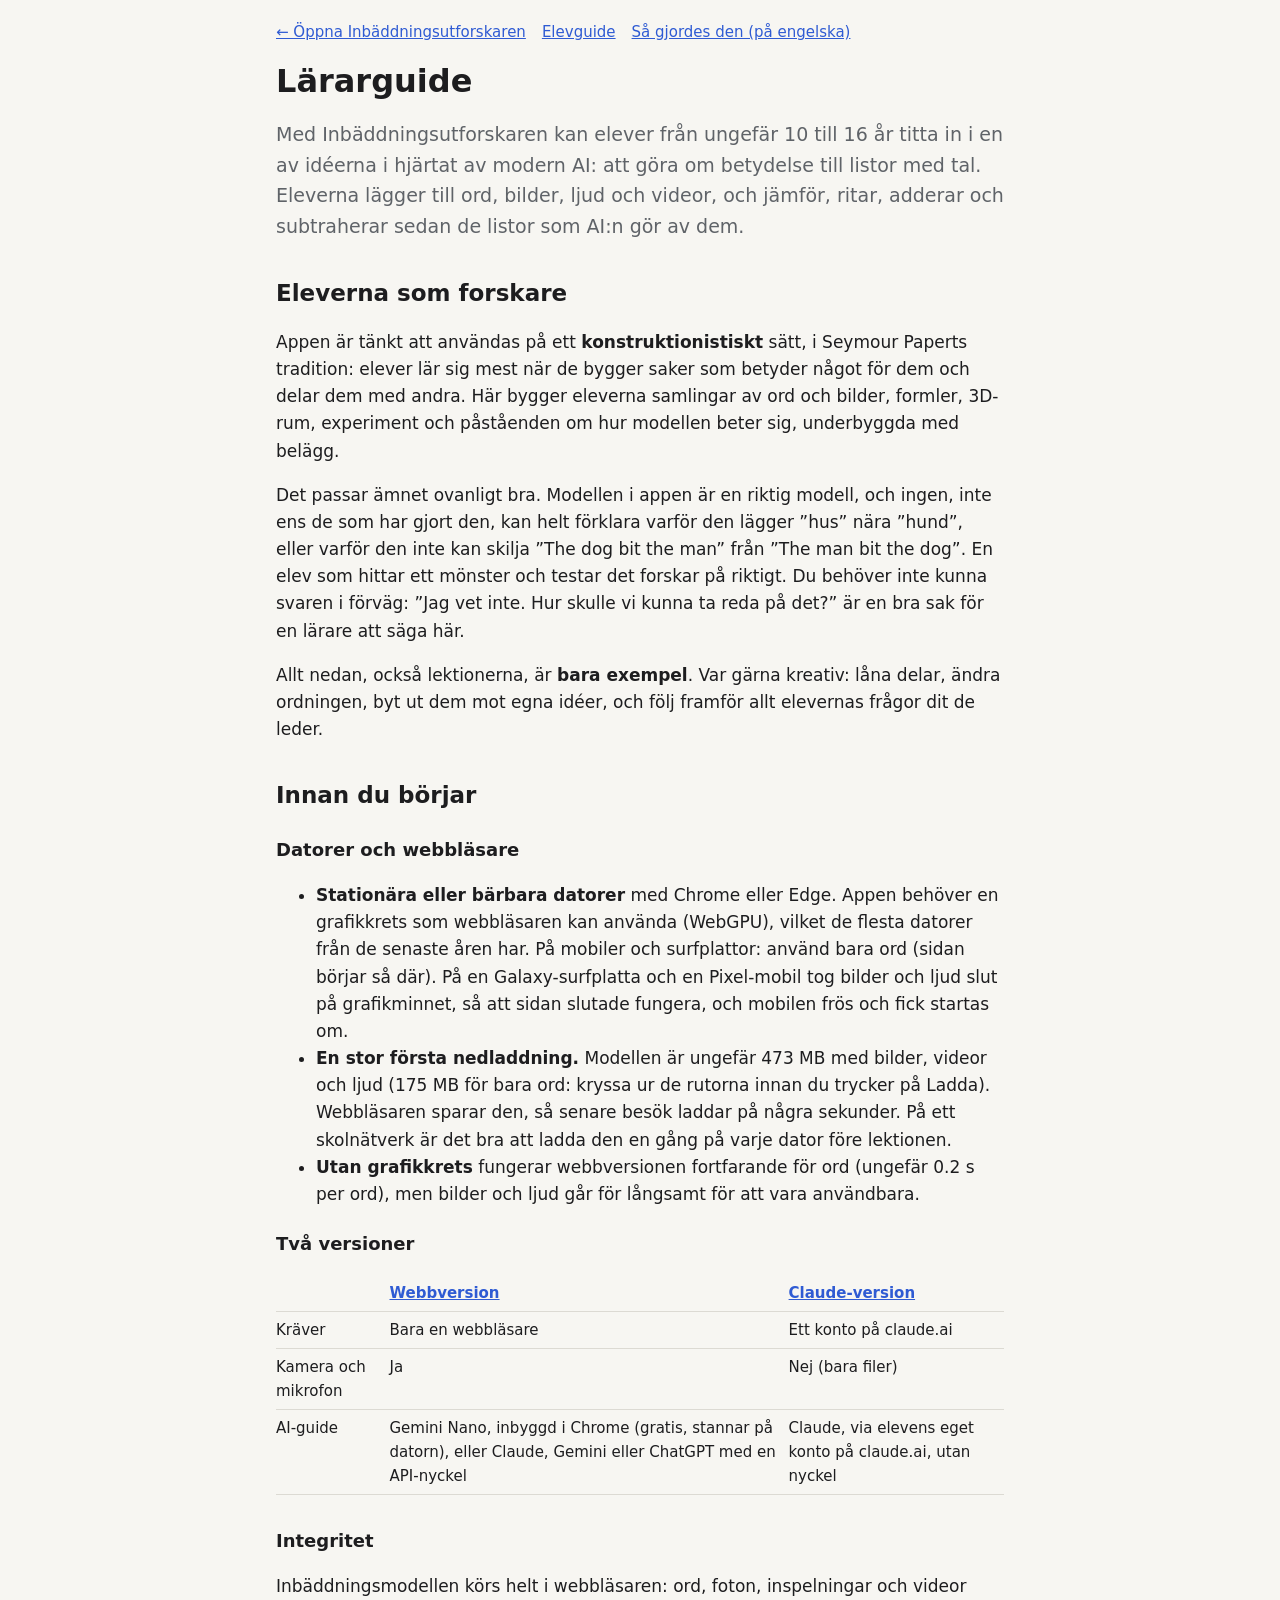
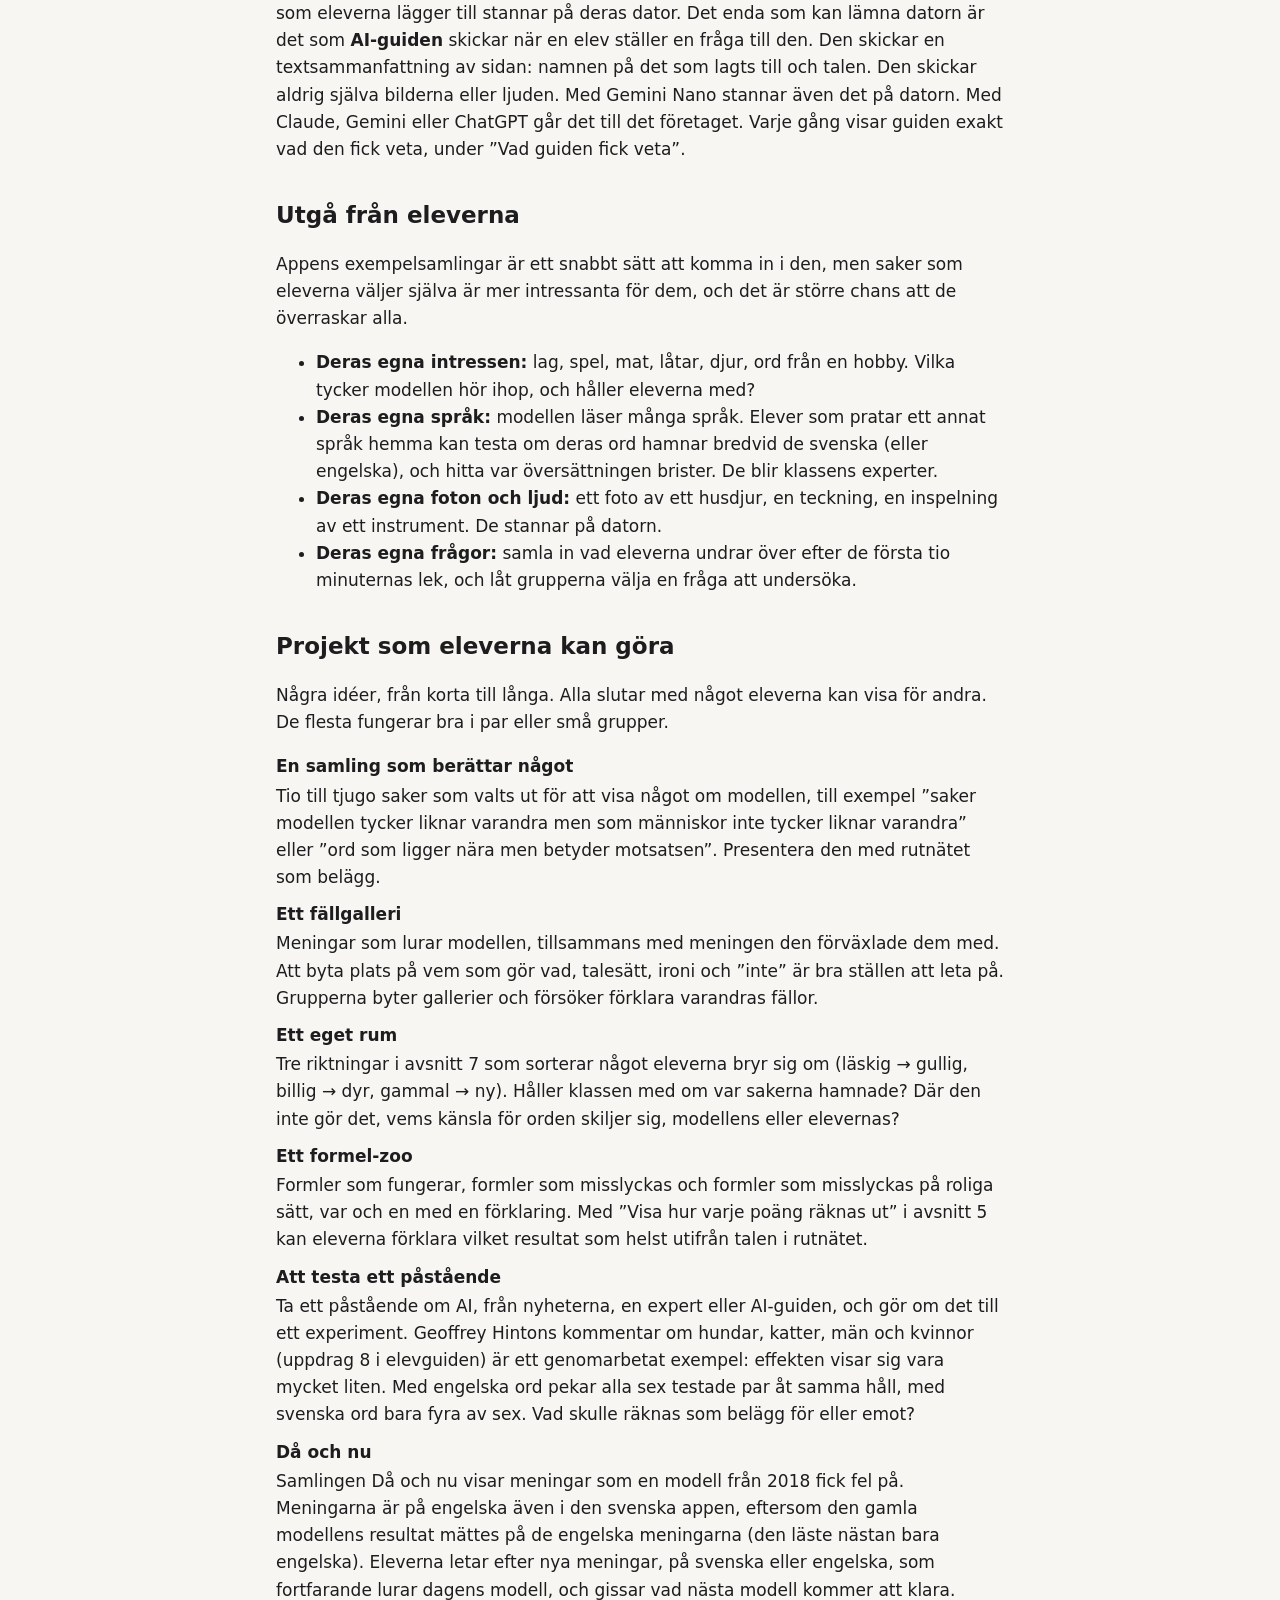
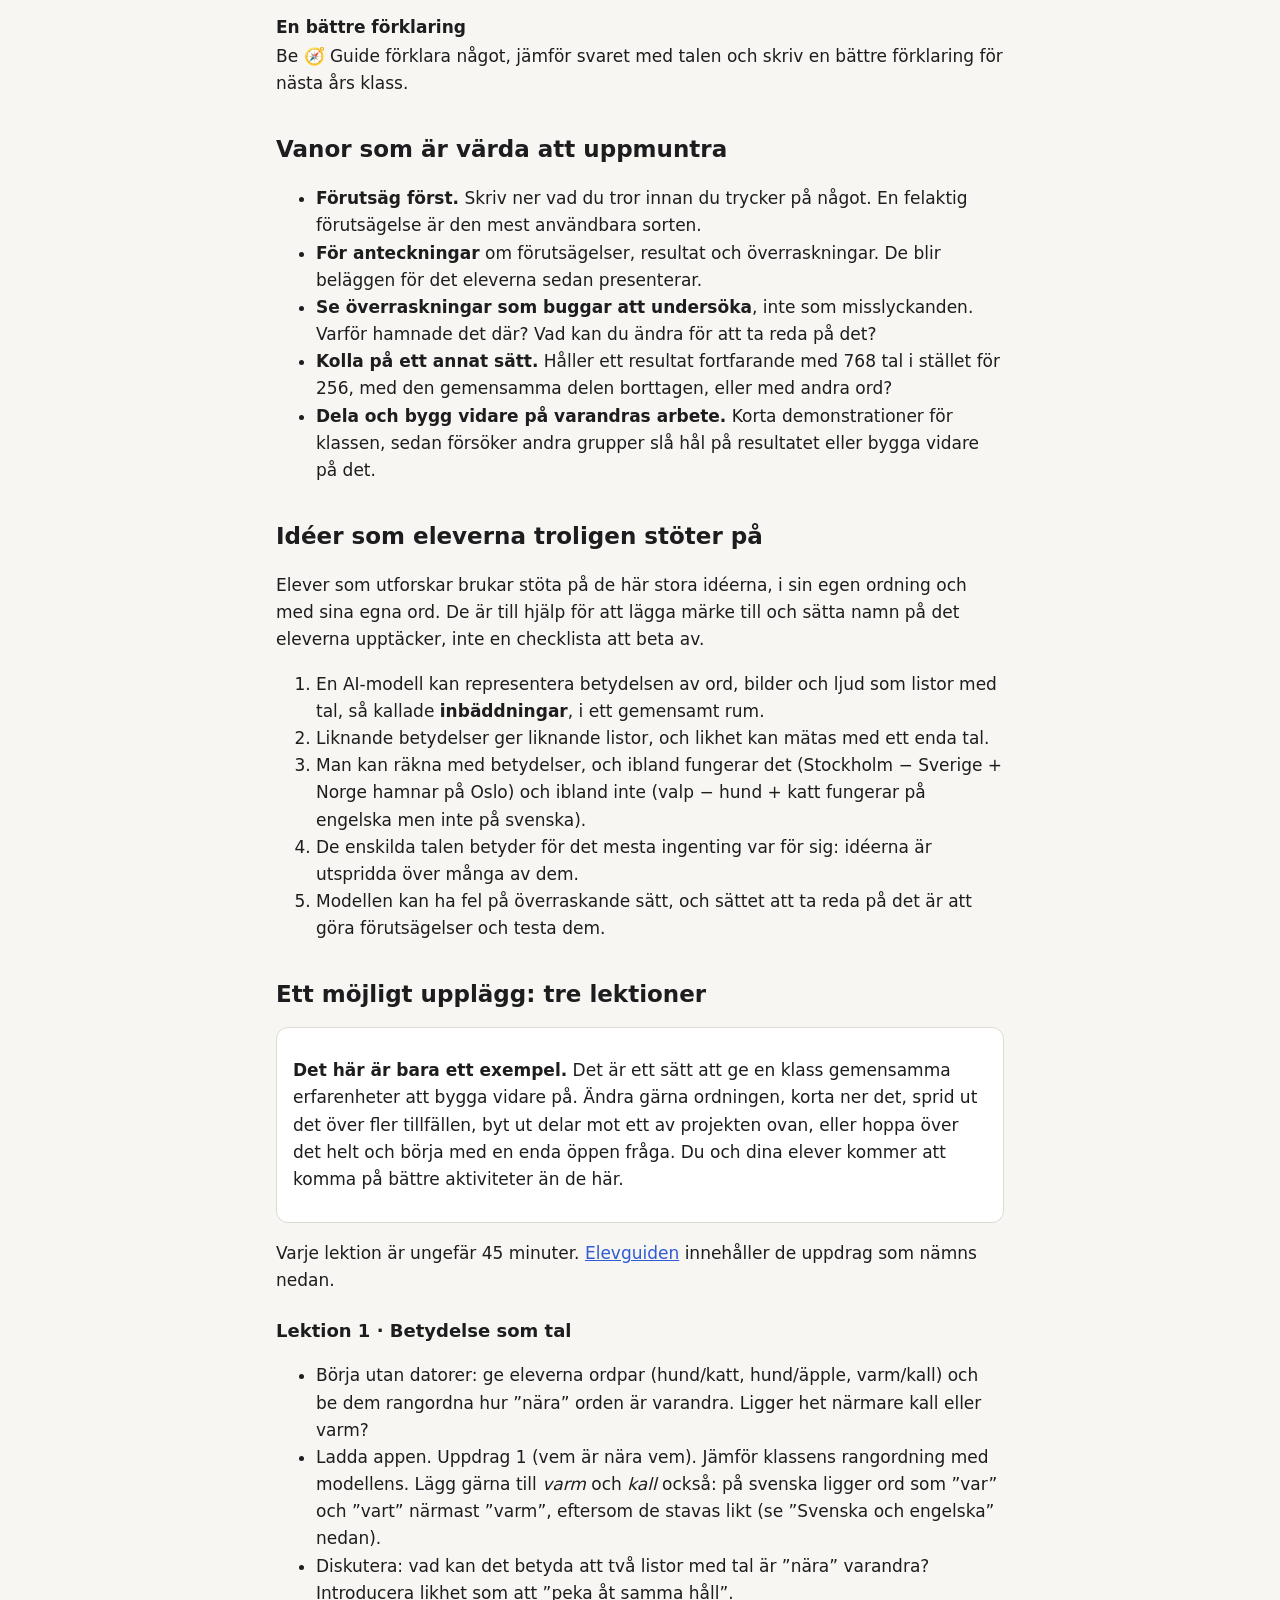
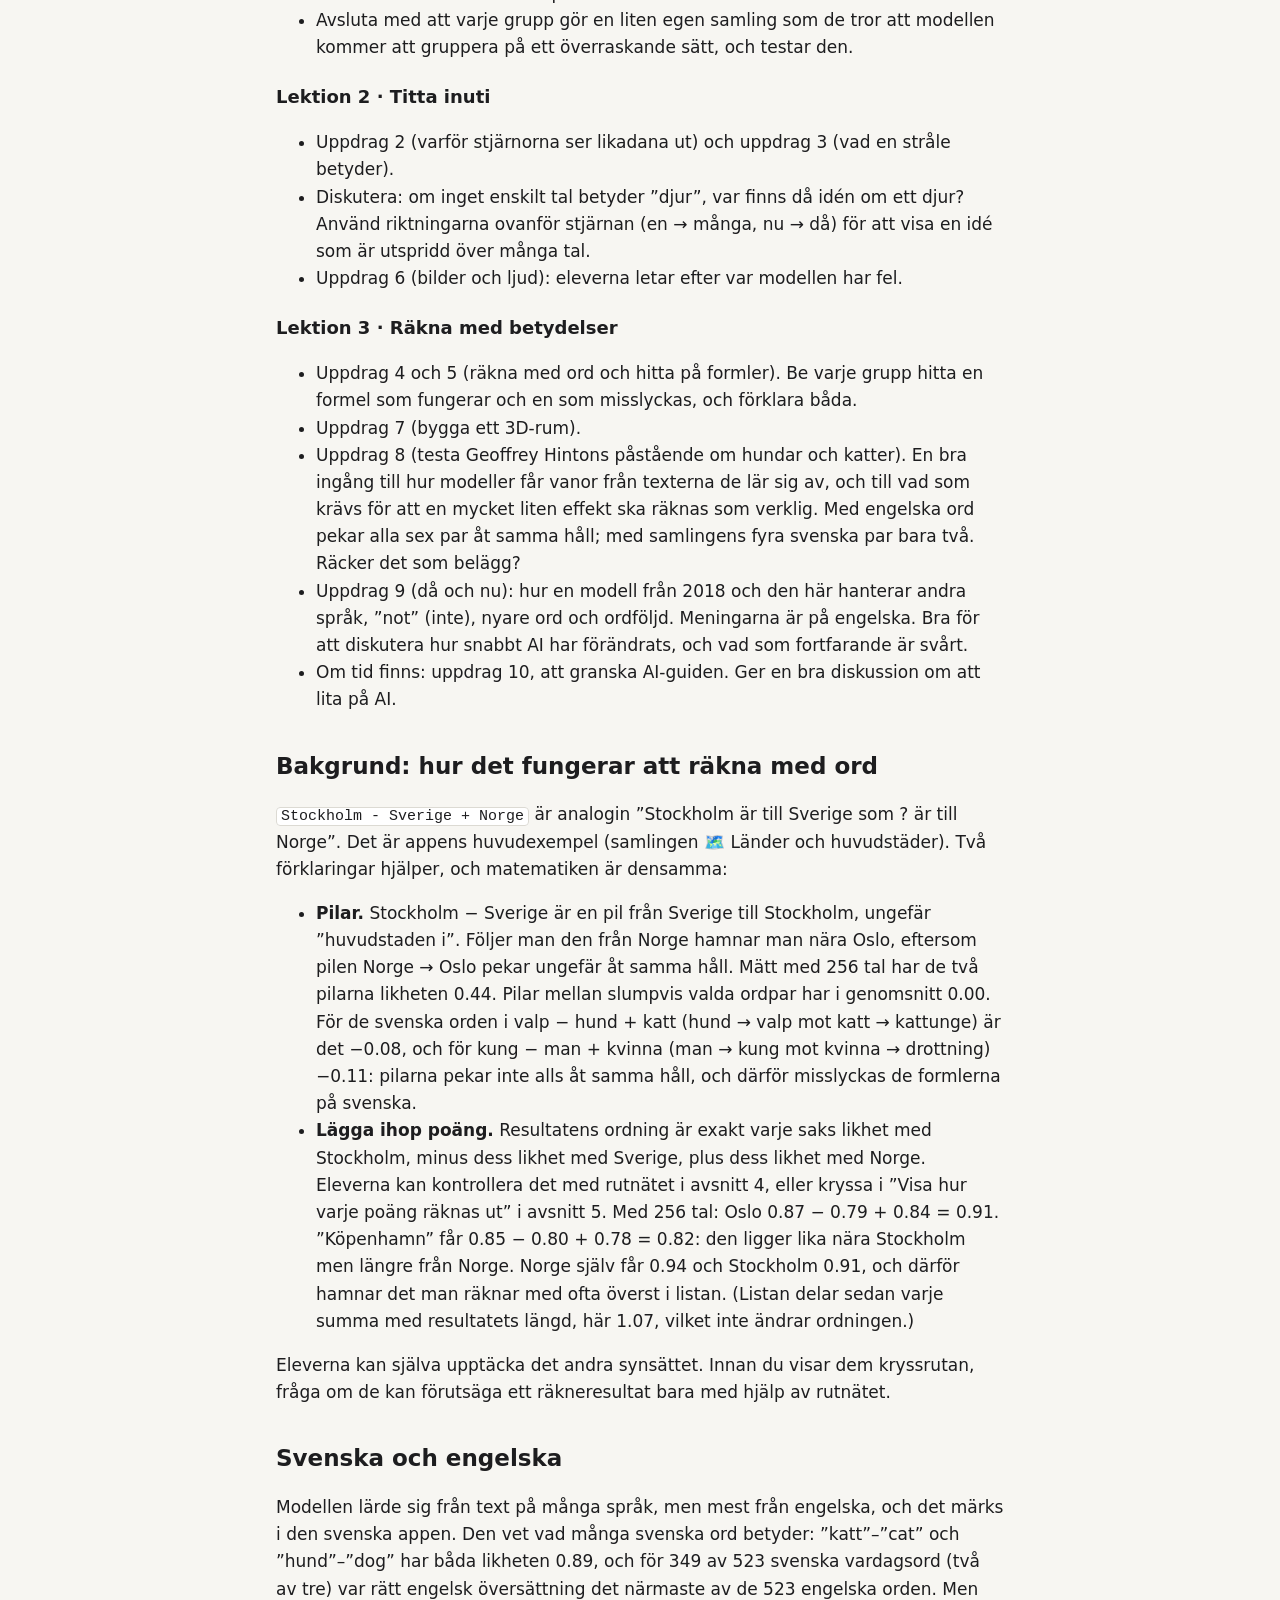
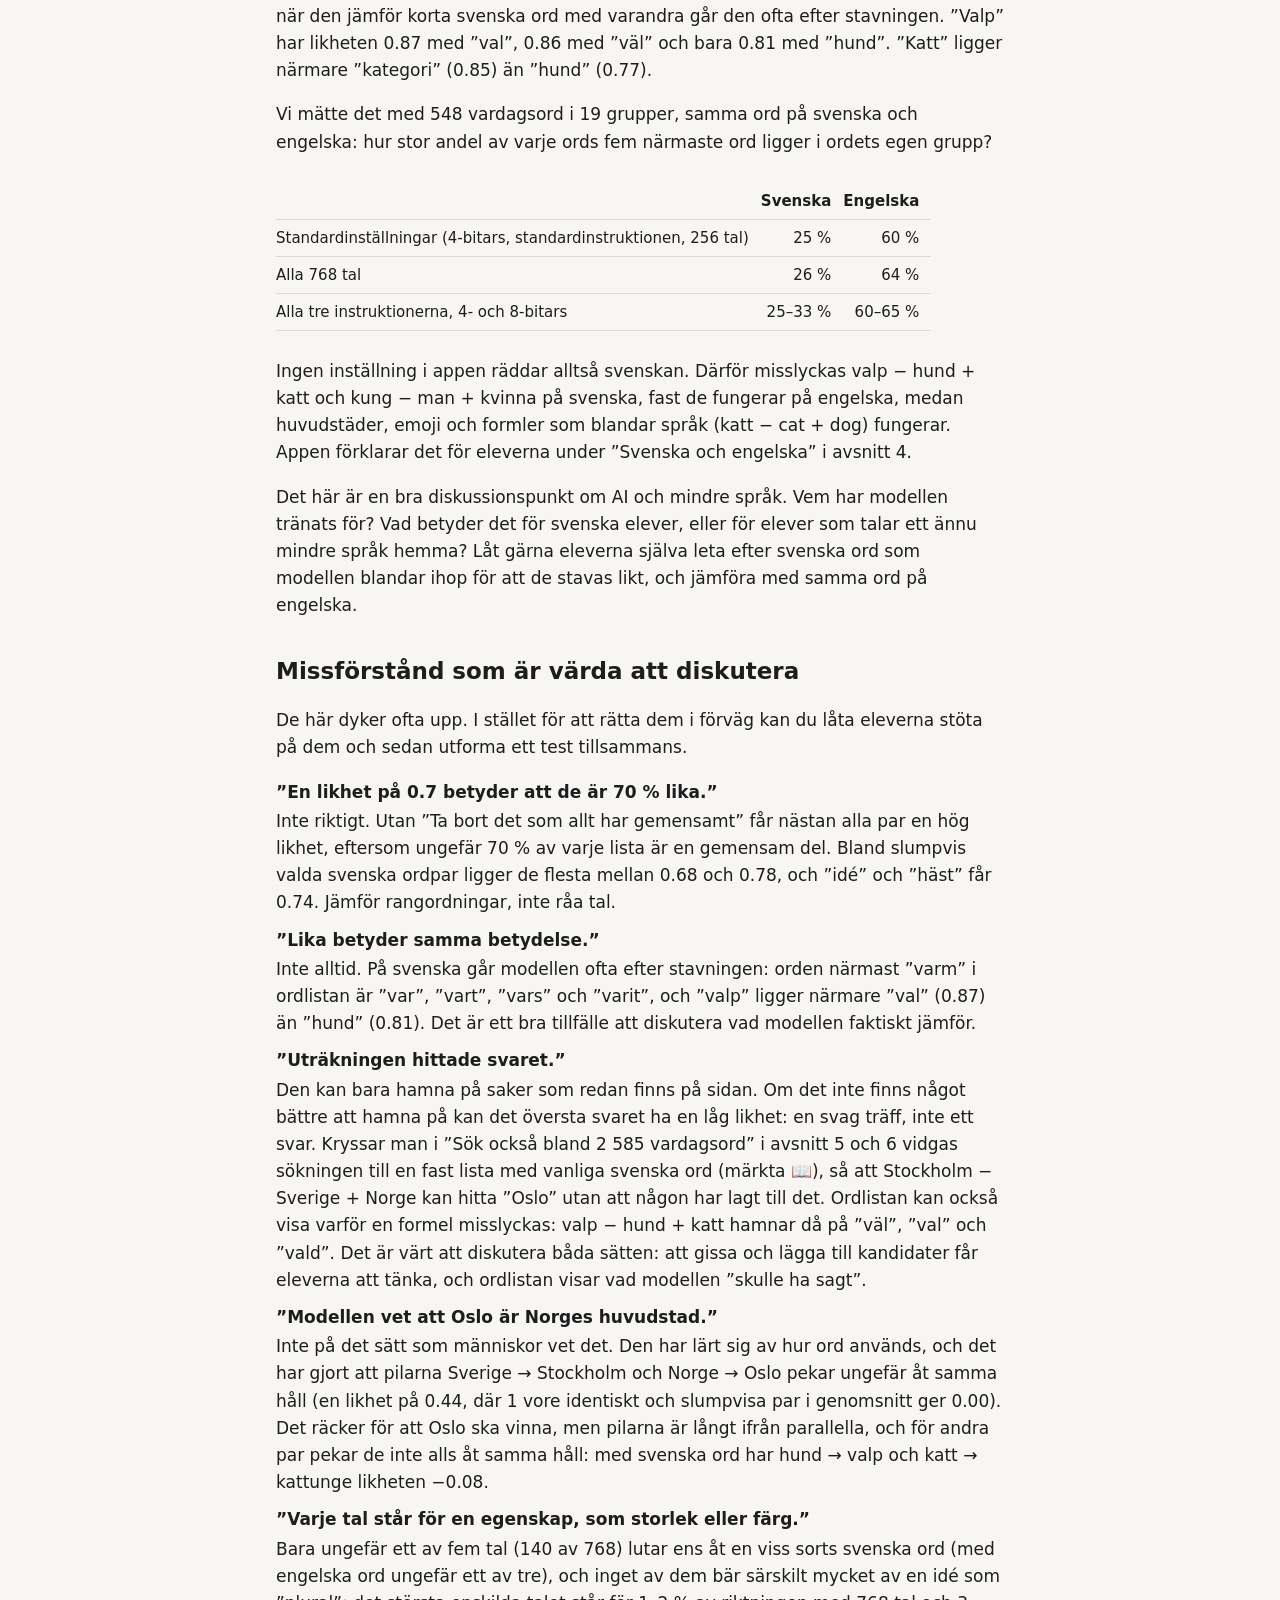
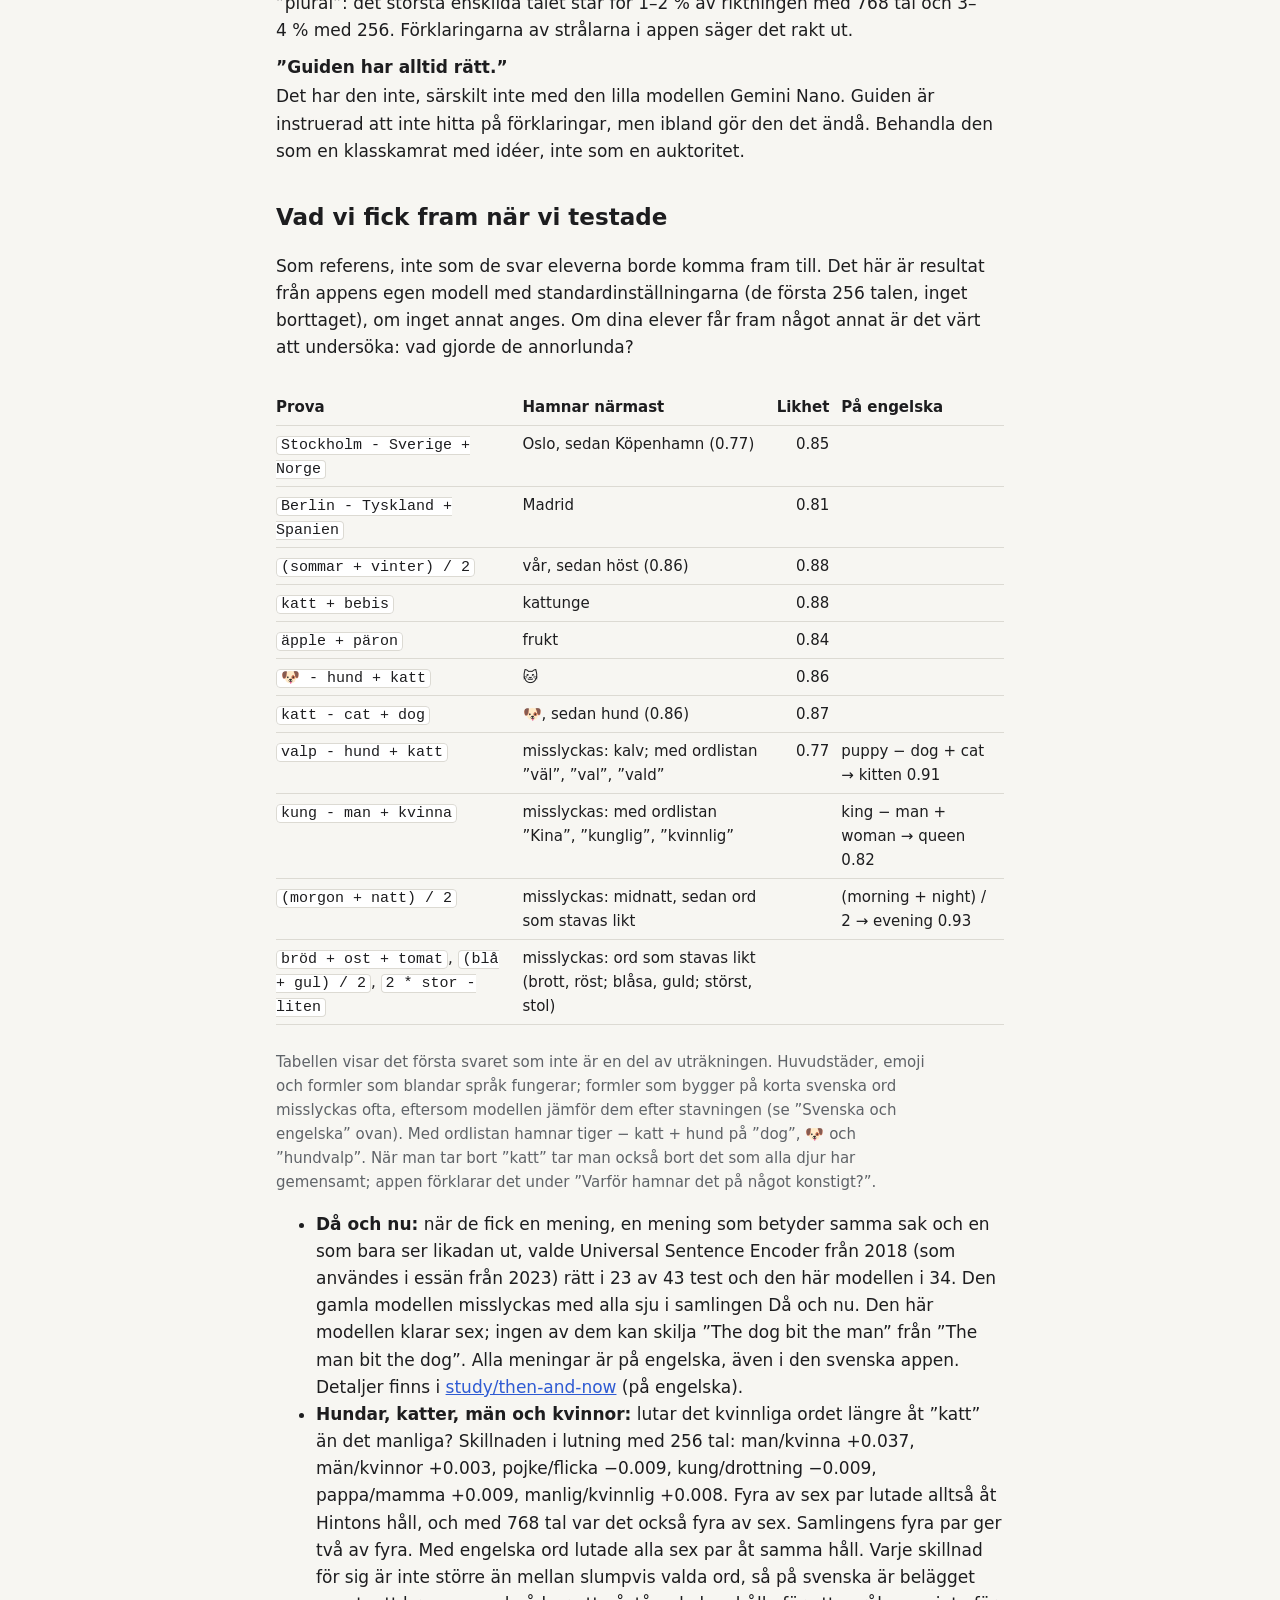
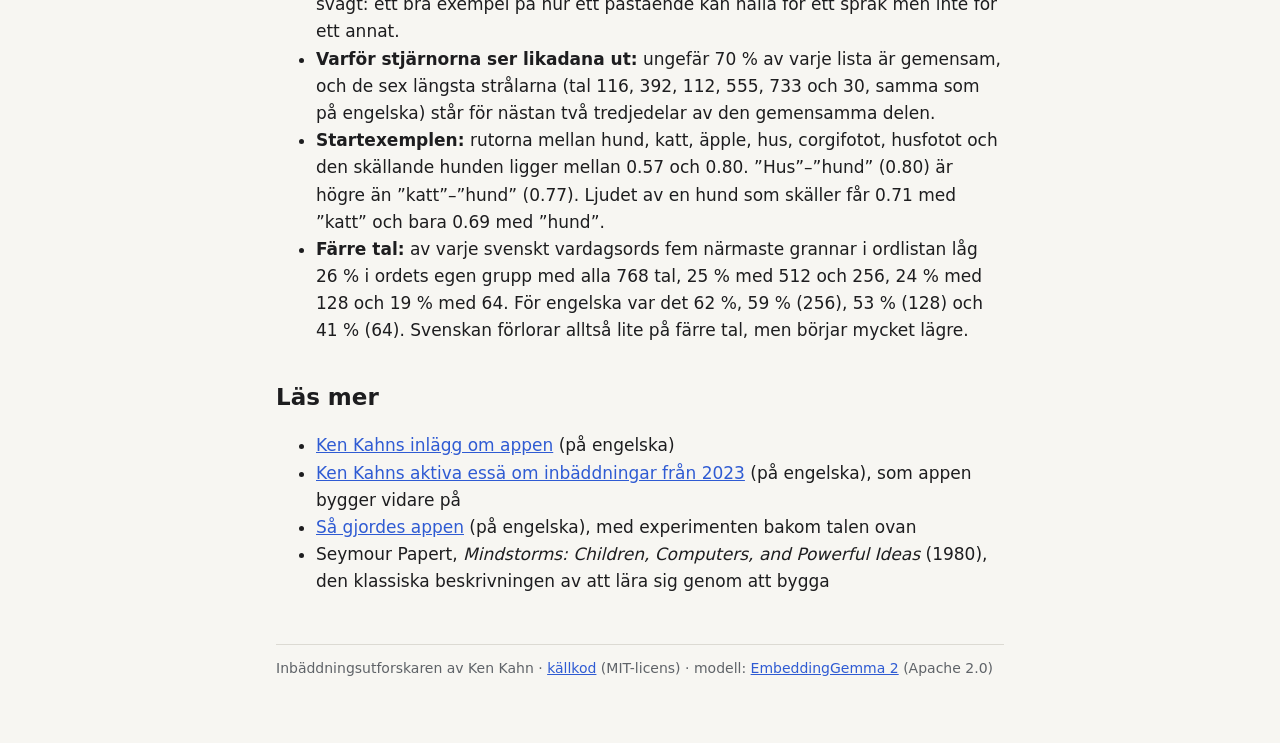
<file: sv/teacher-guide.html>
<!doctype html>
<html lang="sv">
<head>
<meta charset="utf-8">
<meta name="viewport" content="width=device-width, initial-scale=1, viewport-fit=cover">
<title>Inbäddningsutforskaren: Lärarguide</title>
<link rel="stylesheet" href="../pages.css">
<link rel="icon" type="image/svg+xml" href="data:image/svg+xml,%3Csvg xmlns='http://www.w3.org/2000/svg' viewBox='0 0 64 64'%3E%3Ccircle cx='32' cy='32' r='31' fill='%23f7f6f2'/%3E%3Cg stroke-width='4.5' stroke-linecap='round'%3E%3Cpath d='M32 32V4M32 32L52 12M32 32L58 40M32 32L22 56M32 32L8 30' stroke='%231a8f3c'/%3E%3Cpath d='M32 32L46 8M32 32L56 26M32 32L44 54M32 32L12 48M32 32L18 14' stroke='%23d03a2f'/%3E%3C/g%3E%3Ccircle cx='32' cy='32' r='4' fill='%232f5bd3'/%3E%3C/svg%3E">
</head>
<body>
<main>
  <nav class="top">
    <a href="./">← Öppna Inbäddningsutforskaren</a>
    <a href="student-guide.html">Elevguide</a>
    <a href="../making-of.html">Så gjordes den (på engelska)</a>
  </nav>

  <h1>Lärarguide</h1>
  <p class="lede">Med Inbäddningsutforskaren kan elever från ungefär 10 till 16 år titta in i en av idéerna i hjärtat av modern AI: att göra om betydelse till listor med tal. Eleverna lägger till ord, bilder, ljud och videor, och jämför, ritar, adderar och subtraherar sedan de listor som AI:n gör av dem.</p>

  <h2>Eleverna som forskare</h2>
  <p>Appen är tänkt att användas på ett <b>konstruktionistiskt</b> sätt, i Seymour Paperts tradition: elever lär sig mest när de bygger saker som betyder något för dem och delar dem med andra. Här bygger eleverna samlingar av ord och bilder, formler, 3D-rum, experiment och påståenden om hur modellen beter sig, underbyggda med belägg.</p>
  <p>Det passar ämnet ovanligt bra. Modellen i appen är en riktig modell, och ingen, inte ens de som har gjort den, kan helt förklara varför den lägger ”hus” nära ”hund”, eller varför den inte kan skilja ”The dog bit the man” från ”The man bit the dog”. En elev som hittar ett mönster och testar det forskar på riktigt. Du behöver inte kunna svaren i förväg: ”Jag vet inte. Hur skulle vi kunna ta reda på det?” är en bra sak för en lärare att säga här.</p>
  <p>Allt nedan, också lektionerna, är <b>bara exempel</b>. Var gärna kreativ: låna delar, ändra ordningen, byt ut dem mot egna idéer, och följ framför allt elevernas frågor dit de leder.</p>

  <h2>Innan du börjar</h2>
  <h3>Datorer och webbläsare</h3>
  <ul>
    <li><b>Stationära eller bärbara datorer</b> med Chrome eller Edge. Appen behöver en grafikkrets som webbläsaren kan använda (WebGPU), vilket de flesta datorer från de senaste åren har. På mobiler och surfplattor: använd bara ord (sidan börjar så där). På en Galaxy-surfplatta och en Pixel-mobil tog bilder och ljud slut på grafikminnet, så att sidan slutade fungera, och mobilen frös och fick startas om.</li>
    <li><b>En stor första nedladdning.</b> Modellen är ungefär 473&nbsp;MB med bilder, videor och ljud (175&nbsp;MB för bara ord: kryssa ur de rutorna innan du trycker på Ladda). Webbläsaren sparar den, så senare besök laddar på några sekunder. På ett skolnätverk är det bra att ladda den en gång på varje dator före lektionen.</li>
    <li><b>Utan grafikkrets</b> fungerar webbversionen fortfarande för ord (ungefär 0.2&nbsp;s per ord), men bilder och ljud går för långsamt för att vara användbara.</li>
  </ul>

  <h3>Två versioner</h3>
  <div class="table-wrap"><table>
    <tr><th></th><th><a href="./">Webbversion</a></th><th><a href="https://claude.ai/artifact/XHYQScy5QAseDEGvv1GyDP">Claude-version</a></th></tr>
    <tr><td>Kräver</td><td>Bara en webbläsare</td><td>Ett konto på claude.ai</td></tr>
    <tr><td>Kamera och mikrofon</td><td>Ja</td><td>Nej (bara filer)</td></tr>
    <tr><td>AI-guide</td><td>Gemini Nano, inbyggd i Chrome (gratis, stannar på datorn), eller Claude, Gemini eller ChatGPT med en API-nyckel</td><td>Claude, via elevens eget konto på claude.ai, utan nyckel</td></tr>
  </table></div>

  <h3>Integritet</h3>
  <p>Inbäddningsmodellen körs helt i webbläsaren: ord, foton, inspelningar och videor som eleverna lägger till stannar på deras dator. Det enda som kan lämna datorn är det som <b>AI-guiden</b> skickar när en elev ställer en fråga till den. Den skickar en textsammanfattning av sidan: namnen på det som lagts till och talen. Den skickar aldrig själva bilderna eller ljuden. Med Gemini Nano stannar även det på datorn. Med Claude, Gemini eller ChatGPT går det till det företaget. Varje gång visar guiden exakt vad den fick veta, under ”Vad guiden fick veta”.</p>

  <h2>Utgå från eleverna</h2>
  <p>Appens exempelsamlingar är ett snabbt sätt att komma in i den, men saker som eleverna väljer själva är mer intressanta för dem, och det är större chans att de överraskar alla.</p>
  <ul>
    <li><b>Deras egna intressen:</b> lag, spel, mat, låtar, djur, ord från en hobby. Vilka tycker modellen hör ihop, och håller eleverna med?</li>
    <li><b>Deras egna språk:</b> modellen läser många språk. Elever som pratar ett annat språk hemma kan testa om deras ord hamnar bredvid de svenska (eller engelska), och hitta var översättningen brister. De blir klassens experter.</li>
    <li><b>Deras egna foton och ljud:</b> ett foto av ett husdjur, en teckning, en inspelning av ett instrument. De stannar på datorn.</li>
    <li><b>Deras egna frågor:</b> samla in vad eleverna undrar över efter de första tio minuternas lek, och låt grupperna välja en fråga att undersöka.</li>
  </ul>

  <h2>Projekt som eleverna kan göra</h2>
  <p>Några idéer, från korta till långa. Alla slutar med något eleverna kan visa för andra. De flesta fungerar bra i par eller små grupper.</p>
  <dl>
    <dt>En samling som berättar något</dt>
    <dd>Tio till tjugo saker som valts ut för att visa något om modellen, till exempel ”saker modellen tycker liknar varandra men som människor inte tycker liknar varandra” eller ”ord som ligger nära men betyder motsatsen”. Presentera den med rutnätet som belägg.</dd>
    <dt>Ett fällgalleri</dt>
    <dd>Meningar som lurar modellen, tillsammans med meningen den förväxlade dem med. Att byta plats på vem som gör vad, talesätt, ironi och ”inte” är bra ställen att leta på. Grupperna byter gallerier och försöker förklara varandras fällor.</dd>
    <dt>Ett eget rum</dt>
    <dd>Tre riktningar i avsnitt 7 som sorterar något eleverna bryr sig om (läskig → gullig, billig → dyr, gammal → ny). Håller klassen med om var sakerna hamnade? Där den inte gör det, vems känsla för orden skiljer sig, modellens eller elevernas?</dd>
    <dt>Ett formel-zoo</dt>
    <dd>Formler som fungerar, formler som misslyckas och formler som misslyckas på roliga sätt, var och en med en förklaring. Med ”Visa hur varje poäng räknas ut” i avsnitt 5 kan eleverna förklara vilket resultat som helst utifrån talen i rutnätet.</dd>
    <dt>Att testa ett påstående</dt>
    <dd>Ta ett påstående om AI, från nyheterna, en expert eller AI-guiden, och gör om det till ett experiment. Geoffrey Hintons kommentar om hundar, katter, män och kvinnor (uppdrag 8 i elevguiden) är ett genomarbetat exempel: effekten visar sig vara mycket liten. Med engelska ord pekar alla sex testade par åt samma håll, med svenska ord bara fyra av sex. Vad skulle räknas som belägg för eller emot?</dd>
    <dt>Då och nu</dt>
    <dd>Samlingen Då och nu visar meningar som en modell från 2018 fick fel på. Meningarna är på engelska även i den svenska appen, eftersom den gamla modellens resultat mättes på de engelska meningarna (den läste nästan bara engelska). Eleverna letar efter nya meningar, på svenska eller engelska, som fortfarande lurar dagens modell, och gissar vad nästa modell kommer att klara.</dd>
    <dt>En bättre förklaring</dt>
    <dd>Be 🧭 Guide förklara något, jämför svaret med talen och skriv en bättre förklaring för nästa års klass.</dd>
  </dl>

  <h2>Vanor som är värda att uppmuntra</h2>
  <ul>
    <li><b>Förutsäg först.</b> Skriv ner vad du tror innan du trycker på något. En felaktig förutsägelse är den mest användbara sorten.</li>
    <li><b>För anteckningar</b> om förutsägelser, resultat och överraskningar. De blir beläggen för det eleverna sedan presenterar.</li>
    <li><b>Se överraskningar som buggar att undersöka</b>, inte som misslyckanden. Varför hamnade det där? Vad kan du ändra för att ta reda på det?</li>
    <li><b>Kolla på ett annat sätt.</b> Håller ett resultat fortfarande med 768 tal i stället för 256, med den gemensamma delen borttagen, eller med andra ord?</li>
    <li><b>Dela och bygg vidare på varandras arbete.</b> Korta demonstrationer för klassen, sedan försöker andra grupper slå hål på resultatet eller bygga vidare på det.</li>
  </ul>

  <h2>Idéer som eleverna troligen stöter på</h2>
  <p>Elever som utforskar brukar stöta på de här stora idéerna, i sin egen ordning och med sina egna ord. De är till hjälp för att lägga märke till och sätta namn på det eleverna upptäcker, inte en checklista att beta av.</p>
  <ol>
    <li>En AI-modell kan representera betydelsen av ord, bilder och ljud som listor med tal, så kallade <b>inbäddningar</b>, i ett gemensamt rum.</li>
    <li>Liknande betydelser ger liknande listor, och likhet kan mätas med ett enda tal.</li>
    <li>Man kan räkna med betydelser, och ibland fungerar det (Stockholm − Sverige + Norge hamnar på Oslo) och ibland inte (valp − hund + katt fungerar på engelska men inte på svenska).</li>
    <li>De enskilda talen betyder för det mesta ingenting var för sig: idéerna är utspridda över många av dem.</li>
    <li>Modellen kan ha fel på överraskande sätt, och sättet att ta reda på det är att göra förutsägelser och testa dem.</li>
  </ol>

  <h2>Ett möjligt upplägg: tre lektioner</h2>
  <div class="box"><p><b>Det här är bara ett exempel.</b> Det är ett sätt att ge en klass gemensamma erfarenheter att bygga vidare på. Ändra gärna ordningen, korta ner det, sprid ut det över fler tillfällen, byt ut delar mot ett av projekten ovan, eller hoppa över det helt och börja med en enda öppen fråga. Du och dina elever kommer att komma på bättre aktiviteter än de här.</p></div>
  <p>Varje lektion är ungefär 45 minuter. <a href="student-guide.html">Elevguiden</a> innehåller de uppdrag som nämns nedan.</p>

  <h3>Lektion 1 · Betydelse som tal</h3>
  <ul>
    <li>Börja utan datorer: ge eleverna ordpar (hund/katt, hund/äpple, varm/kall) och be dem rangordna hur ”nära” orden är varandra. Ligger het närmare kall eller varm?</li>
    <li>Ladda appen. Uppdrag 1 (vem är nära vem). Jämför klassens rangordning med modellens. Lägg gärna till <i>varm</i> och <i>kall</i> också: på svenska ligger ord som ”var” och ”vart” närmast ”varm”, eftersom de stavas likt (se ”Svenska och engelska” nedan).</li>
    <li>Diskutera: vad kan det betyda att två listor med tal är ”nära” varandra? Introducera likhet som att ”peka åt samma håll”.</li>
    <li>Avsluta med att varje grupp gör en liten egen samling som de tror att modellen kommer att gruppera på ett överraskande sätt, och testar den.</li>
  </ul>

  <h3>Lektion 2 · Titta inuti</h3>
  <ul>
    <li>Uppdrag 2 (varför stjärnorna ser likadana ut) och uppdrag 3 (vad en stråle betyder).</li>
    <li>Diskutera: om inget enskilt tal betyder ”djur”, var finns då idén om ett djur? Använd riktningarna ovanför stjärnan (en → många, nu → då) för att visa en idé som är utspridd över många tal.</li>
    <li>Uppdrag 6 (bilder och ljud): eleverna letar efter var modellen har fel.</li>
  </ul>

  <h3>Lektion 3 · Räkna med betydelser</h3>
  <ul>
    <li>Uppdrag 4 och 5 (räkna med ord och hitta på formler). Be varje grupp hitta en formel som fungerar och en som misslyckas, och förklara båda.</li>
    <li>Uppdrag 7 (bygga ett 3D-rum).</li>
    <li>Uppdrag 8 (testa Geoffrey Hintons påstående om hundar och katter). En bra ingång till hur modeller får vanor från texterna de lär sig av, och till vad som krävs för att en mycket liten effekt ska räknas som verklig. Med engelska ord pekar alla sex par åt samma håll; med samlingens fyra svenska par bara två. Räcker det som belägg?</li>
    <li>Uppdrag 9 (då och nu): hur en modell från 2018 och den här hanterar andra språk, ”not” (inte), nyare ord och ordföljd. Meningarna är på engelska. Bra för att diskutera hur snabbt AI har förändrats, och vad som fortfarande är svårt.</li>
    <li>Om tid finns: uppdrag 10, att granska AI-guiden. Ger en bra diskussion om att lita på AI.</li>
  </ul>

  <h2>Bakgrund: hur det fungerar att räkna med ord</h2>
  <p><code>Stockholm - Sverige + Norge</code> är analogin ”Stockholm är till Sverige som ? är till Norge”. Det är appens huvudexempel (samlingen 🗺️ Länder och huvudstäder). Två förklaringar hjälper, och matematiken är densamma:</p>
  <ul>
    <li><b>Pilar.</b> Stockholm − Sverige är en pil från Sverige till Stockholm, ungefär ”huvudstaden i”. Följer man den från Norge hamnar man nära Oslo, eftersom pilen Norge → Oslo pekar ungefär åt samma håll. Mätt med 256 tal har de två pilarna likheten 0.44. Pilar mellan slumpvis valda ordpar har i genomsnitt 0.00. För de svenska orden i valp − hund + katt (hund → valp mot katt → kattunge) är det −0.08, och för kung − man + kvinna (man → kung mot kvinna → drottning) −0.11: pilarna pekar inte alls åt samma håll, och därför misslyckas de formlerna på svenska.</li>
    <li><b>Lägga ihop poäng.</b> Resultatens ordning är exakt varje saks likhet med Stockholm, minus dess likhet med Sverige, plus dess likhet med Norge. Eleverna kan kontrollera det med rutnätet i avsnitt 4, eller kryssa i ”Visa hur varje poäng räknas ut” i avsnitt 5. Med 256 tal: Oslo 0.87 − 0.79 + 0.84 = 0.91. ”Köpenhamn” får 0.85 − 0.80 + 0.78 = 0.82: den ligger lika nära Stockholm men längre från Norge. Norge själv får 0.94 och Stockholm 0.91, och därför hamnar det man räknar med ofta överst i listan. (Listan delar sedan varje summa med resultatets längd, här 1.07, vilket inte ändrar ordningen.)</li>
  </ul>
  <p>Eleverna kan själva upptäcka det andra synsättet. Innan du visar dem kryssrutan, fråga om de kan förutsäga ett räkneresultat bara med hjälp av rutnätet.</p>

  <h2>Svenska och engelska</h2>
  <p>Modellen lärde sig från text på många språk, men mest från engelska, och det märks i den svenska appen. Den vet vad många svenska ord betyder: ”katt”–”cat” och ”hund”–”dog” har båda likheten 0.89, och för 349 av 523 svenska vardagsord (två av tre) var rätt engelsk översättning det närmaste av de 523 engelska orden. Men när den jämför korta svenska ord med varandra går den ofta efter stavningen. ”Valp” har likheten 0.87 med ”val”, 0.86 med ”väl” och bara 0.81 med ”hund”. ”Katt” ligger närmare ”kategori” (0.85) än ”hund” (0.77).</p>
  <p>Vi mätte det med 548 vardagsord i 19 grupper, samma ord på svenska och engelska: hur stor andel av varje ords fem närmaste ord ligger i ordets egen grupp?</p>
  <div class="table-wrap"><table>
    <tr><th></th><th class="num">Svenska</th><th class="num">Engelska</th></tr>
    <tr><td>Standardinställningar (4-bitars, standardinstruktionen, 256 tal)</td><td class="num">25&nbsp;%</td><td class="num">60&nbsp;%</td></tr>
    <tr><td>Alla 768 tal</td><td class="num">26&nbsp;%</td><td class="num">64&nbsp;%</td></tr>
    <tr><td>Alla tre instruktionerna, 4- och 8-bitars</td><td class="num">25–33&nbsp;%</td><td class="num">60–65&nbsp;%</td></tr>
  </table></div>
  <p>Ingen inställning i appen räddar alltså svenskan. Därför misslyckas valp − hund + katt och kung − man + kvinna på svenska, fast de fungerar på engelska, medan huvudstäder, emoji och formler som blandar språk (katt − cat + dog) fungerar. Appen förklarar det för eleverna under ”Svenska och engelska” i avsnitt 4.</p>
  <p>Det här är en bra diskussionspunkt om AI och mindre språk. Vem har modellen tränats för? Vad betyder det för svenska elever, eller för elever som talar ett ännu mindre språk hemma? Låt gärna eleverna själva leta efter svenska ord som modellen blandar ihop för att de stavas likt, och jämföra med samma ord på engelska.</p>

  <h2>Missförstånd som är värda att diskutera</h2>
  <p>De här dyker ofta upp. I stället för att rätta dem i förväg kan du låta eleverna stöta på dem och sedan utforma ett test tillsammans.</p>
  <dl>
    <dt>”En likhet på 0.7 betyder att de är 70&nbsp;% lika.”</dt>
    <dd>Inte riktigt. Utan ”Ta bort det som allt har gemensamt” får nästan alla par en hög likhet, eftersom ungefär 70&nbsp;% av varje lista är en gemensam del. Bland slumpvis valda svenska ordpar ligger de flesta mellan 0.68 och 0.78, och ”idé” och ”häst” får 0.74. Jämför rangordningar, inte råa tal.</dd>
    <dt>”Lika betyder samma betydelse.”</dt>
    <dd>Inte alltid. På svenska går modellen ofta efter stavningen: orden närmast ”varm” i ordlistan är ”var”, ”vart”, ”vars” och ”varit”, och ”valp” ligger närmare ”val” (0.87) än ”hund” (0.81). Det är ett bra tillfälle att diskutera vad modellen faktiskt jämför.</dd>
    <dt>”Uträkningen hittade svaret.”</dt>
    <dd>Den kan bara hamna på saker som redan finns på sidan. Om det inte finns något bättre att hamna på kan det översta svaret ha en låg likhet: en svag träff, inte ett svar. Kryssar man i ”Sök också bland 2 585 vardagsord” i avsnitt 5 och 6 vidgas sökningen till en fast lista med vanliga svenska ord (märkta 📖), så att Stockholm − Sverige + Norge kan hitta ”Oslo” utan att någon har lagt till det. Ordlistan kan också visa varför en formel misslyckas: valp − hund + katt hamnar då på ”väl”, ”val” och ”vald”. Det är värt att diskutera båda sätten: att gissa och lägga till kandidater får eleverna att tänka, och ordlistan visar vad modellen ”skulle ha sagt”.</dd>
    <dt>”Modellen vet att Oslo är Norges huvudstad.”</dt>
    <dd>Inte på det sätt som människor vet det. Den har lärt sig av hur ord används, och det har gjort att pilarna Sverige → Stockholm och Norge → Oslo pekar ungefär åt samma håll (en likhet på 0.44, där 1 vore identiskt och slumpvisa par i genomsnitt ger 0.00). Det räcker för att Oslo ska vinna, men pilarna är långt ifrån parallella, och för andra par pekar de inte alls åt samma håll: med svenska ord har hund → valp och katt → kattunge likheten −0.08.</dd>
    <dt>”Varje tal står för en egenskap, som storlek eller färg.”</dt>
    <dd>Bara ungefär ett av fem tal (140 av 768) lutar ens åt en viss sorts svenska ord (med engelska ord ungefär ett av tre), och inget av dem bär särskilt mycket av en idé som ”plural”: det största enskilda talet står för 1–2&nbsp;% av riktningen med 768 tal och 3–4&nbsp;% med 256. Förklaringarna av strålarna i appen säger det rakt ut.</dd>
    <dt>”Guiden har alltid rätt.”</dt>
    <dd>Det har den inte, särskilt inte med den lilla modellen Gemini Nano. Guiden är instruerad att inte hitta på förklaringar, men ibland gör den det ändå. Behandla den som en klasskamrat med idéer, inte som en auktoritet.</dd>
  </dl>

  <h2>Vad vi fick fram när vi testade</h2>
  <p>Som referens, inte som de svar eleverna borde komma fram till. Det här är resultat från appens egen modell med standardinställningarna (de första 256 talen, inget borttaget), om inget annat anges. Om dina elever får fram något annat är det värt att undersöka: vad gjorde de annorlunda?</p>
  <div class="table-wrap"><table>
    <tr><th>Prova</th><th>Hamnar närmast</th><th class="num">Likhet</th><th>På engelska</th></tr>
    <tr><td><code>Stockholm - Sverige + Norge</code></td><td>Oslo, sedan Köpenhamn (0.77)</td><td class="num">0.85</td><td></td></tr>
    <tr><td><code>Berlin - Tyskland + Spanien</code></td><td>Madrid</td><td class="num">0.81</td><td></td></tr>
    <tr><td><code>(sommar + vinter) / 2</code></td><td>vår, sedan höst (0.86)</td><td class="num">0.88</td><td></td></tr>
    <tr><td><code>katt + bebis</code></td><td>kattunge</td><td class="num">0.88</td><td></td></tr>
    <tr><td><code>äpple + päron</code></td><td>frukt</td><td class="num">0.84</td><td></td></tr>
    <tr><td><code>🐶 - hund + katt</code></td><td>🐱</td><td class="num">0.86</td><td></td></tr>
    <tr><td><code>katt - cat + dog</code></td><td>🐶, sedan hund (0.86)</td><td class="num">0.87</td><td></td></tr>
    <tr><td><code>valp - hund + katt</code></td><td>misslyckas: kalv; med ordlistan ”väl”, ”val”, ”vald”</td><td class="num">0.77</td><td>puppy − dog + cat → kitten 0.91</td></tr>
    <tr><td><code>kung - man + kvinna</code></td><td>misslyckas: med ordlistan ”Kina”, ”kunglig”, ”kvinnlig”</td><td class="num"></td><td>king − man + woman → queen 0.82</td></tr>
    <tr><td><code>(morgon + natt) / 2</code></td><td>misslyckas: midnatt, sedan ord som stavas likt</td><td class="num"></td><td>(morning + night) / 2 → evening 0.93</td></tr>
    <tr><td><code>bröd + ost + tomat</code>, <code>(blå + gul) / 2</code>, <code>2 * stor - liten</code></td><td>misslyckas: ord som stavas likt (brott, röst; blåsa, guld; störst, stol)</td><td class="num"></td><td></td></tr>
  </table></div>
  <p class="meta">Tabellen visar det första svaret som inte är en del av uträkningen. Huvudstäder, emoji och formler som blandar språk fungerar; formler som bygger på korta svenska ord misslyckas ofta, eftersom modellen jämför dem efter stavningen (se ”Svenska och engelska” ovan). Med ordlistan hamnar tiger − katt + hund på ”dog”, 🐶 och ”hundvalp”. När man tar bort ”katt” tar man också bort det som alla djur har gemensamt; appen förklarar det under ”Varför hamnar det på något konstigt?”.</p>
  <ul>
    <li><b>Då och nu:</b> när de fick en mening, en mening som betyder samma sak och en som bara ser likadan ut, valde Universal Sentence Encoder från 2018 (som användes i essän från 2023) rätt i 23 av 43 test och den här modellen i 34. Den gamla modellen misslyckas med alla sju i samlingen Då och nu. Den här modellen klarar sex; ingen av dem kan skilja ”The dog bit the man” från ”The man bit the dog”. Alla meningar är på engelska, även i den svenska appen. Detaljer finns i <a href="https://github.com/ToonTalk/embedding-explorer/tree/main/study/then-and-now">study/then-and-now</a> (på engelska).</li>
    <li><b>Hundar, katter, män och kvinnor:</b> lutar det kvinnliga ordet längre åt ”katt” än det manliga? Skillnaden i lutning med 256 tal: man/kvinna +0.037, män/kvinnor +0.003, pojke/flicka −0.009, kung/drottning −0.009, pappa/mamma +0.009, manlig/kvinnlig +0.008. Fyra av sex par lutade alltså åt Hintons håll, och med 768 tal var det också fyra av sex. Samlingens fyra par ger två av fyra. Med engelska ord lutade alla sex par åt samma håll. Varje skillnad för sig är inte större än mellan slumpvis valda ord, så på svenska är belägget svagt: ett bra exempel på hur ett påstående kan hålla för ett språk men inte för ett annat.</li>
    <li><b>Varför stjärnorna ser likadana ut:</b> ungefär 70&nbsp;% av varje lista är gemensam, och de sex längsta strålarna (tal 116, 392, 112, 555, 733 och 30, samma som på engelska) står för nästan två tredjedelar av den gemensamma delen.</li>
    <li><b>Startexemplen:</b> rutorna mellan hund, katt, äpple, hus, corgifotot, husfotot och den skällande hunden ligger mellan 0.57 och 0.80. ”Hus”–”hund” (0.80) är högre än ”katt”–”hund” (0.77). Ljudet av en hund som skäller får 0.71 med ”katt” och bara 0.69 med ”hund”.</li>
    <li><b>Färre tal:</b> av varje svenskt vardagsords fem närmaste grannar i ordlistan låg 26&nbsp;% i ordets egen grupp med alla 768 tal, 25&nbsp;% med 512 och 256, 24&nbsp;% med 128 och 19&nbsp;% med 64. För engelska var det 62&nbsp;%, 59&nbsp;% (256), 53&nbsp;% (128) och 41&nbsp;% (64). Svenskan förlorar alltså lite på färre tal, men börjar mycket lägre.</li>
  </ul>

  <h2>Läs mer</h2>
  <ul>
    <li><a href="https://docs.google.com/document/d/1YS4ML1H348kTH3ecGvalBJJfJr2AW6BQHYi-T4qDrIE/edit?usp=sharing">Ken Kahns inlägg om appen</a> (på engelska)</li>
    <li><a href="https://toontalk.github.io/AI/apps/embeddings/index.html">Ken Kahns aktiva essä om inbäddningar från 2023</a> (på engelska), som appen bygger vidare på</li>
    <li><a href="../making-of.html">Så gjordes appen</a> (på engelska), med experimenten bakom talen ovan</li>
    <li>Seymour Papert, <i>Mindstorms: Children, Computers, and Powerful Ideas</i> (1980), den klassiska beskrivningen av att lära sig genom att bygga</li>
  </ul>

  <footer>Inbäddningsutforskaren av Ken Kahn · <a href="https://github.com/ToonTalk/embedding-explorer">källkod</a> (MIT-licens) · modell: <a href="https://huggingface.co/google/embeddinggemma-2">EmbeddingGemma 2</a> (Apache 2.0)</footer>
</main>
</body>
</html>
</file>
<file: pages.css>
/* Shared style for the guides and the making-of page: the app's colors, set for reading. */
:root {
  --bg: #f7f6f2; --panel: #ffffff; --ink: #1d1d1f; --muted: #5f6368; --line: #dcdad3;
  --accent: #2f5bd3; --pos: #1a8f3c; --neg: #d03a2f; --tint: #eef2fc;
}
@media (prefers-color-scheme: dark) {
  :root:not([data-theme="light"]) {
    --bg: #17181b; --panel: #222327; --ink: #ececec; --muted: #a0a4ab; --line: #3a3c42;
    --accent: #7ea2ff; --pos: #4cc76f; --neg: #ff6b5e; --tint: #262c3d; color-scheme: dark;
  }
}
:root[data-theme="dark"] {
  --bg: #17181b; --panel: #222327; --ink: #ececec; --muted: #a0a4ab; --line: #3a3c42;
  --accent: #7ea2ff; --pos: #4cc76f; --neg: #ff6b5e; --tint: #262c3d; color-scheme: dark;
}
* { box-sizing: border-box; }
body { margin: 0; background: var(--bg); color: var(--ink); font: 17px/1.6 system-ui, -apple-system, "Segoe UI", sans-serif; }
main { max-width: 760px; margin: 0 auto; padding-block: 20px 64px;
  padding-left: max(16px, env(safe-area-inset-left, 0px)); padding-right: max(16px, env(safe-area-inset-right, 0px)); }
nav.top { display: flex; flex-wrap: wrap; gap: 6px 16px; font-size: 15px; margin-bottom: 18px; }
nav.top a { color: var(--accent); }
h1 { font-size: 32px; line-height: 1.2; margin: 6px 0 6px; text-wrap: balance; }
h2 { font-size: 23px; margin: 34px 0 8px; text-wrap: balance; }
h3 { font-size: 18px; margin: 22px 0 6px; }
p, li { max-width: 68ch; }
a { color: var(--accent); }
.lede { color: var(--muted); font-size: 19px; }
.box { background: var(--panel); border: 1px solid var(--line); border-radius: 12px; padding: 12px 16px; margin: 14px 0; }
.try { background: var(--tint); border-radius: 12px; padding: 12px 16px; margin: 14px 0; }
.try b.label { display: block; font-size: 13px; letter-spacing: .06em; text-transform: uppercase; color: var(--accent); margin-bottom: 2px; }
code { font: 15px ui-monospace, Consolas, monospace; background: var(--panel); border: 1px solid var(--line); border-radius: 4px; padding: 0 4px; }
.table-wrap { overflow-x: auto; }
table { border-collapse: collapse; font-size: 15px; margin: 10px 0; }
th, td { text-align: left; padding: 6px 12px 6px 0; border-bottom: 1px solid var(--line); vertical-align: top; }
th { font-weight: 600; }
td.num { font-variant-numeric: tabular-nums; text-align: right; }
details { margin: 8px 0; }
details summary { cursor: pointer; color: var(--accent); }
dl dt { font-weight: 600; margin-top: 10px; }
dl dd { margin: 2px 0 0 0; max-width: 68ch; }
.meta { color: var(--muted); font-size: 15px; }
.turn { margin: 22px 0; }
.turn .when { color: var(--muted); font-size: 14px; margin: 0 0 4px; font-variant-numeric: tabular-nums; }
.prompt { background: var(--tint); border-left: 4px solid var(--accent); border-radius: 8px; padding: 10px 14px; white-space: pre-wrap; overflow-wrap: anywhere; max-width: 68ch; }
footer { margin-top: 48px; color: var(--muted); font-size: 14px; border-top: 1px solid var(--line); padding-top: 12px; }
</file>
